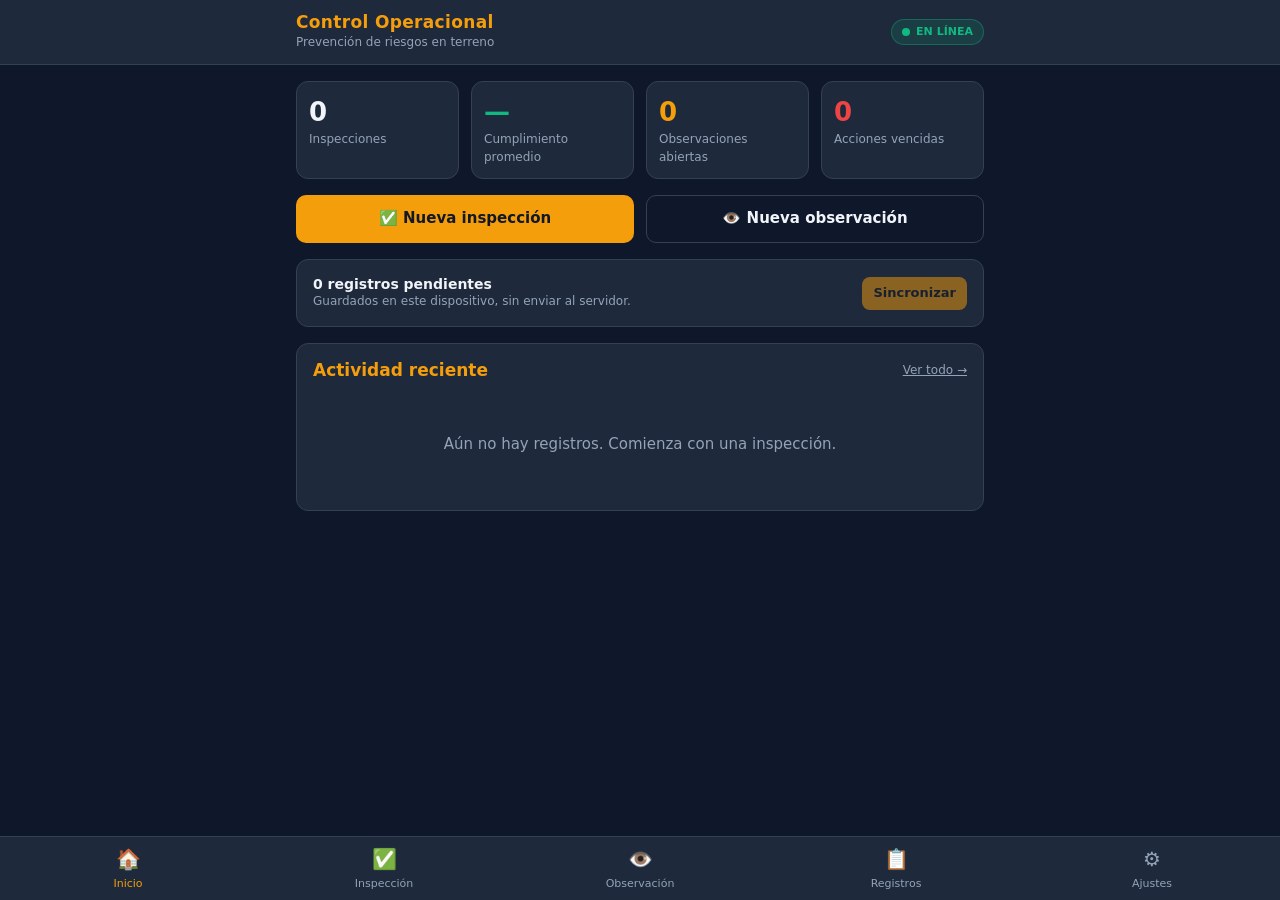
<file: control-operacional/index.html>
<!DOCTYPE html>
<html lang="es">
<head>
  <meta charset="UTF-8">
  <meta name="viewport" content="width=device-width, initial-scale=1.0, viewport-fit=cover">
  <meta name="theme-color" content="#0f172a">
  <title>Control Operacional Preventivo</title>
  <link rel="manifest" href="manifest.webmanifest">
  <link rel="icon" href="icon.svg" type="image/svg+xml">
  <link rel="apple-touch-icon" href="icon.svg">
  <link rel="stylesheet" href="styles.css">
</head>
<body>
  <header class="topbar">
    <div class="topbar-inner">
      <div>
        <h1>Control Operacional</h1>
        <p class="sub">Prevención de riesgos en terreno</p>
      </div>
      <div id="net-status" class="pill pill-ok"><span class="dot"></span><span id="net-text">EN LÍNEA</span></div>
    </div>
  </header>

  <main id="view" class="container"></main>

  <nav class="tabbar">
    <a href="#/inicio" data-route="inicio"><span>🏠</span>Inicio</a>
    <a href="#/inspeccion" data-route="inspeccion"><span>✅</span>Inspección</a>
    <a href="#/observacion" data-route="observacion"><span>👁️</span>Observación</a>
    <a href="#/registros" data-route="registros"><span>📋</span>Registros</a>
    <a href="#/ajustes" data-route="ajustes"><span>⚙️</span>Ajustes</a>
  </nav>

  <div id="toast" class="toast" hidden></div>

  <script src="templates.js"></script>
  <script src="db.js"></script>
  <script src="app.js"></script>
</body>
</html>
</file>
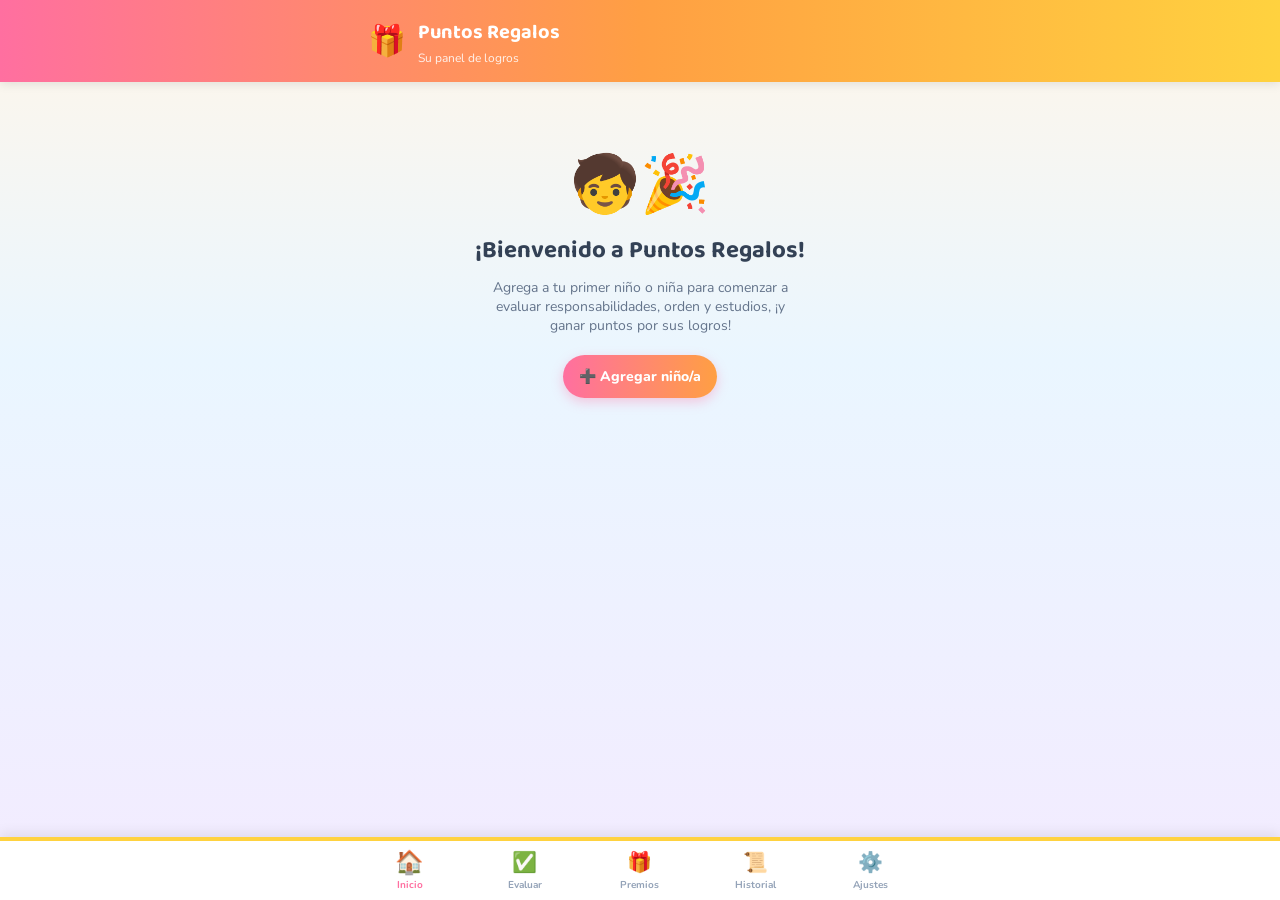
<file: puntos-regalos/index.html>
<!DOCTYPE html>
<html lang="es">
<head>
<meta charset="UTF-8">
<meta name="viewport" content="width=device-width, initial-scale=1.0, maximum-scale=1.0">
<title>Puntos Regalos</title>
<meta name="description" content="Los papás evalúan responsabilidades, orden y estudios de sus hijos y ganan Puntos Regalos canjeables por premios.">
<meta name="theme-color" content="#FF6FA0">
<link rel="icon" href="data:image/svg+xml,%3Csvg xmlns='http://www.w3.org/2000/svg' viewBox='0 0 100 100'%3E%3Ctext y='.9em' font-size='90'%3E%F0%9F%8E%81%3C/text%3E%3C/svg%3E">
<link rel="preconnect" href="https://fonts.googleapis.com">
<link rel="preconnect" href="https://fonts.gstatic.com" crossorigin>
<link href="https://fonts.googleapis.com/css2?family=Baloo+2:wght@600;700;800&family=Nunito:wght@400;600;700;800&display=swap" rel="stylesheet">
<style>
  /* La app es 100% autocontenida (sin CDN de terceros para su funcionamiento)
     para que funcione siempre igual, incluso sin conexión a internet. */
  *{ box-sizing:border-box; }
  html,body{ margin:0; padding:0; }
  body{
    font-family:'Nunito', -apple-system, 'Segoe UI', sans-serif;
    background:linear-gradient(180deg,#FFF6E9,#EAF6FF 40%,#F3EBFF);
    min-height:100vh; color:#334155; -webkit-font-smoothing:antialiased;
  }
  button, input, select, textarea{ font-family:inherit; }
  img{ max-width:100%; }

  .font-heading{ font-family:'Baloo 2', 'Nunito', sans-serif; }

  /* ---- estructura ---- */
  .container{ max-width:36rem; margin:0 auto; padding:0 1rem; }

  .app-header{
    position:sticky; top:0; z-index:40; color:#fff; padding:1rem 0;
    background:linear-gradient(90deg,#FF6FA0,#FF9F43,#FFD23F);
    box-shadow:0 2px 10px rgba(0,0,0,.10);
  }
  .app-header-inner{ display:flex; align-items:center; gap:.75rem; }
  .app-header .icon{ font-size:1.9rem; line-height:1; }
  .app-header h1{ margin:0; font-size:1.25rem; font-weight:700; }
  .app-header p{ margin:.15rem 0 0; font-size:.75rem; color:rgba(255,255,255,.88); }

  .app-main{ max-width:36rem; margin:0 auto; padding:0 1rem 6.5rem; }

  .app-nav{
    position:fixed; left:0; right:0; bottom:0; z-index:40; background:#fff;
    border-top:4px solid #FFD23F; box-shadow:0 -4px 12px rgba(0,0,0,.08);
  }
  .app-nav-inner{ display:grid; grid-template-columns:repeat(5,1fr); max-width:36rem; margin:0 auto; }
  .nav-btn{
    display:flex; flex-direction:column; align-items:center; justify-content:center;
    gap:2px; padding:.5rem 0; background:none; border:none; color:#94a3b8; cursor:pointer;
  }
  .nav-btn .icon{ font-size:1.25rem; transition:transform .15s ease; display:block; }
  .nav-btn.active{ color:#FF6FA0; }
  .nav-btn.active .icon{ transform:scale(1.15); }
  .nav-btn .label{ font-size:10px; font-weight:700; }

  /* ---- utilidades de layout ---- */
  .stack{ display:flex; flex-direction:column; gap:1rem; padding-top:1rem; }
  .row{ display:flex; align-items:center; gap:.5rem; }
  .row-between{ display:flex; align-items:center; justify-content:space-between; gap:.5rem; }
  .scroll-row{ display:flex; gap:.5rem; overflow-x:auto; padding-bottom:.25rem; }
  .grow{ flex:1 1 auto; min-width:0; }

  /* ---- tarjetas ---- */
  .card{ background:#fff; border-radius:1.25rem; box-shadow:0 1px 4px rgba(0,0,0,.07); padding:1rem; }
  .section h2{ margin:0 0 .5rem; font-weight:700; color:#334155; font-size:1rem; display:flex; align-items:center; gap:.5rem; }

  /* ---- botones ---- */
  .btn-primary, .btn-secondary{
    display:inline-flex; align-items:center; justify-content:center; gap:.25rem;
    font-weight:800; padding:.75rem 1rem; border-radius:999px; border:none; cursor:pointer;
    transition:transform .15s ease; font-size:.875rem;
  }
  .btn-primary{ background:linear-gradient(90deg,#FF6FA0,#FF9F43); color:#fff; box-shadow:0 4px 12px rgba(255,111,160,.35); }
  .btn-secondary{ background:#EAF6FF; color:#2E86C1; border:2px solid #BFE3FF; }
  .btn-primary:active, .btn-secondary:active{ transform:scale(.96); }
  .btn-block{ width:100%; }
  .btn-row > *{ flex:1; }

  /* ---- chips selector de niños ---- */
  .chip{
    flex:0 0 auto; display:flex; flex-direction:column; align-items:center; gap:2px;
    padding:.5rem .8rem; border-radius:1rem; border:2px solid transparent; background:#F8FAFC; cursor:pointer;
  }
  .chip .emoji{ font-size:1.5rem; }
  .chip .name{ font-size:11px; font-weight:700; color:#475569; max-width:5.5rem; overflow:hidden; text-overflow:ellipsis; white-space:nowrap; }
  .chip.active{ border-color:#FF6FA0; background:rgba(255,111,160,.10); }

  /* ---- tarjeta de niño (inicio) ---- */
  .child-card{ background:#fff; border-radius:1.5rem; box-shadow:0 4px 12px rgba(0,0,0,.08); padding:1.25rem; border:4px solid var(--accent,#FF6FA0); }
  .child-head{ display:flex; align-items:center; gap:.75rem; }
  .child-avatar{ width:3.5rem; height:3.5rem; border-radius:999px; display:flex; align-items:center; justify-content:center; font-size:1.75rem; flex:0 0 auto; }
  .child-name{ font-size:1.15rem; font-weight:700; color:#1e293b; margin:0; white-space:nowrap; overflow:hidden; text-overflow:ellipsis; }
  .child-level{ font-size:.75rem; color:#64748B; margin:.15rem 0 0; }
  .child-points{ text-align:right; flex:0 0 auto; }
  .child-points .value{ font-size:1.5rem; font-weight:800; line-height:1; }
  .child-points .label{ font-size:10px; color:#94A3B8; }
  .progress-track{ margin-top:.75rem; height:.65rem; border-radius:999px; background:#F1F5F9; overflow:hidden; }
  .progress-fill{ height:100%; border-radius:999px; transition:width .3s ease; }

  /* ---- evaluar ---- */
  .field-label{ font-size:.75rem; font-weight:700; color:#64748B; display:block; margin-bottom:.4rem; }
  .input, .select, .textarea{ width:100%; border:2px solid #E2E8F0; border-radius:.75rem; padding:.6rem .75rem; font-size:.875rem; color:#334155; background:#fff; }
  .input-inline{ width:auto; }
  .textarea{ resize:none; }

  .category-card{ background:#fff; border-radius:1.25rem; box-shadow:0 1px 4px rgba(0,0,0,.07); padding:1rem; border-left:8px solid var(--accent); }
  .category-title{ margin:0 0 .6rem; font-weight:700; color:#334155; display:flex; align-items:center; gap:.5rem; }
  .check-list{ display:flex; flex-direction:column; gap:.5rem; }
  .check-item{
    display:flex; align-items:center; gap:.6rem; width:100%; text-align:left;
    padding:.55rem .75rem; border-radius:.75rem; border:2px solid #F1F5F9; background:#F8FAFC;
    cursor:pointer; font-size:.875rem; color:#475569;
  }
  .check-item .box{ font-size:1.1rem; flex:0 0 auto; }
  .check-item.checked{ background:#ECFDF5; border-color:#6EE7B7; }
  .check-item.checked .label{ color:#047857; font-weight:700; }

  .bonus-row{ display:flex; align-items:center; justify-content:center; gap:1rem; }
  .bonus-btn{ width:2.5rem; height:2.5rem; border-radius:999px; border:none; font-weight:800; font-size:1.05rem; cursor:pointer; }
  .bonus-btn.minus{ background:#FEE2E2; color:#EF4444; }
  .bonus-btn.plus{ background:#D1FAE5; color:#10B981; }
  .bonus-display{ font-weight:800; font-size:1.1rem; width:3.5rem; text-align:center; color:#94A3B8; }
  .bonus-display.pos{ color:#10B981; }
  .bonus-display.neg{ color:#EF4444; }

  .total-bar{ background:#fff; border-radius:1.25rem; box-shadow:0 4px 12px rgba(0,0,0,.08); padding:1rem; border:2px solid #FFD23F; display:flex; align-items:center; justify-content:space-between; gap:.75rem; }
  .total-label{ font-size:10px; font-weight:800; color:#94A3B8; margin:0; }
  .total-value{ font-size:1.5rem; font-weight:800; color:#FF6FA0; margin:0; }

  /* ---- premios ---- */
  .balance-banner{ background:linear-gradient(90deg,#FFD23F,#FF9F43); border-radius:1.25rem; padding:1rem; text-align:center; box-shadow:0 4px 12px rgba(0,0,0,.08); color:#fff; }
  .balance-banner .label{ font-size:.7rem; font-weight:800; color:rgba(255,255,255,.92); margin:0; }
  .balance-banner .value{ font-size:1.75rem; font-weight:800; margin:.1rem 0 0; }

  .rewards-grid{ display:grid; grid-template-columns:1fr 1fr; gap:.75rem; }
  .reward-card{ background:#fff; border-radius:1.25rem; box-shadow:0 1px 4px rgba(0,0,0,.07); padding:.85rem; display:flex; flex-direction:column; align-items:center; text-align:center; gap:.25rem; }
  .reward-card.disabled{ opacity:.6; }
  .reward-card .emoji{ font-size:1.85rem; }
  .reward-card .name{ font-size:.75rem; font-weight:700; color:#334155; line-height:1.25; min-height:2.2em; }
  .reward-card .cost{ font-size:.7rem; font-weight:800; color:#FF9F43; }
  .reward-btn{ margin-top:.25rem; width:100%; font-size:.7rem; font-weight:800; padding:.45rem 0; border-radius:999px; border:none; cursor:pointer; }
  .reward-btn.can{ background:#10B981; color:#fff; }
  .reward-btn.cannot{ background:#F1F5F9; color:#94A3B8; cursor:not-allowed; }

  /* ---- historial ---- */
  .history-item{ background:#fff; border-radius:1.25rem; box-shadow:0 1px 4px rgba(0,0,0,.07); padding:1rem; }
  .history-name{ font-size:.875rem; font-weight:700; color:#334155; margin:0; }
  .history-date{ font-size:11px; color:#94A3B8; margin:0; }
  .history-points{ font-weight:800; font-size:1rem; }
  .history-points.pos{ color:#10B981; }
  .history-points.neg{ color:#FF6FA0; }
  .icon-btn{ background:none; border:none; font-size:1.1rem; color:#CBD5E1; cursor:pointer; padding:.25rem; }
  .icon-btn:hover{ color:#F87171; }
  .history-tags{ margin-top:.6rem; display:flex; flex-wrap:wrap; gap:.3rem; }
  .tag-badge{ font-size:10px; font-weight:800; padding:.2rem .55rem; border-radius:999px; }
  .history-note{ margin:.6rem 0 0; font-size:.75rem; color:#64748B; font-style:italic; }

  /* ---- ajustes ---- */
  .list-row{ display:flex; align-items:center; justify-content:space-between; background:#F8FAFC; border-radius:.75rem; padding:.5rem .75rem; margin-bottom:.5rem; }
  .list-row:last-child{ margin-bottom:0; }
  .muted{ font-size:.8rem; color:#94A3B8; }
  .form-divider{ border-top:1px solid #F1F5F9; margin-top:.85rem; padding-top:.85rem; display:flex; flex-direction:column; gap:.5rem; }
  .picker-row{ display:flex; flex-wrap:wrap; gap:.5rem; }
  .picker-label{ font-size:11px; font-weight:800; color:#94A3B8; margin:0 0 .3rem; }
  .danger-btn{ width:100%; font-size:.875rem; font-weight:700; color:#EF4444; border:2px solid #FECACA; border-radius:.75rem; padding:.55rem 0; background:#fff; cursor:pointer; }

  .avatar-btn{
    font-size:20px; width:40px; height:40px; display:flex; align-items:center; justify-content:center;
    border-radius:12px; background:#F3F4F6; border:2px solid transparent; cursor:pointer;
  }
  .avatar-btn.selected{ border-color:#FF6FA0; background:#FFE7EF; }
  .color-btn{ width:28px; height:28px; border-radius:999px; border:3px solid transparent; cursor:pointer; }
  .color-btn.selected{ border-color:#2D2D3A; }

  /* ---- estado vacío ---- */
  .empty-state{ padding:4rem 0; text-align:center; }
  .empty-state .emoji{ font-size:3.5rem; }
  .empty-state h2{ font-weight:700; color:#334155; margin:.5rem 0; }
  .empty-state p{ font-size:.875rem; color:#64748B; max-width:20rem; margin:.5rem auto 1.25rem; }

  /* ---- efectos ---- */
  @keyframes fall {
    0%   { transform: translateY(-10vh) rotate(0deg);   opacity: 1; }
    100% { transform: translateY(110vh) rotate(360deg); opacity: 0; }
  }
  .confetti-piece{ position:fixed; top:-40px; animation-name:fall; animation-timing-function:ease-in; }

  .toast-msg{
    position:fixed; left:50%; bottom:88px; transform:translate(-50%,20px);
    background:#2D2D3A; color:#fff; padding:10px 18px; border-radius:999px;
    font-weight:700; font-size:13px; opacity:0; transition:all .3s ease; z-index:110;
    max-width:88vw; text-align:center;
  }
  .toast-msg.show{ opacity:1; transform:translate(-50%,0); }

  ::-webkit-scrollbar{ height:6px; width:6px; }
  ::-webkit-scrollbar-thumb{ background:#FFD1E1; border-radius:999px; }
</style>
</head>
<body>
  <div id="app"></div>

  <script>
    // ---------- Constantes ----------
    const STORAGE_KEY = 'puntosRegalosData_v1';
    const AVATAR_OPTIONS = ['🦄','🐯','🐶','🐱','🦁','🐸','🐵','🐰','🦊','🐼','🐻','🦋','🐬','🦖','👦','👧'];
    const COLOR_OPTIONS = ['#FF6FA0','#FF9F43','#FFD23F','#6FCF97','#3DB2FF','#A66DD4','#FF6B6B','#2EC4B6'];
    const REWARD_ICON_OPTIONS = ['🍦','🎮','🍕','🎬','🎡','🧸','🍫','⚽','🎨','📱','🚲','🎁','🎳','🍿','🌟','📖'];

    const NAV_ITEMS = [
      { key:'inicio',    label:'Inicio',    icon:'🏠' },
      { key:'evaluar',   label:'Evaluar',   icon:'✅' },
      { key:'premios',   label:'Premios',   icon:'🎁' },
      { key:'historial', label:'Historial', icon:'📜' },
      { key:'ajustes',   label:'Ajustes',   icon:'⚙️' },
    ];

    const TAB_SUBTITLES = {
      inicio: 'Su panel de logros',
      evaluar: 'Registra su desempeño de hoy',
      premios: 'Canjea puntos por premios',
      historial: 'Todo lo que han logrado',
      ajustes: 'Administra niños, premios y puntaje'
    };

    // ---------- Utilidades ----------
    function uid(){ return 'id-' + Date.now().toString(36) + '-' + Math.random().toString(36).slice(2,8); }
    function todayStr(){ const d = new Date(); return d.toISOString().slice(0,10); }
    function escapeHtml(str){
      return String(str).replace(/[&<>"']/g, ch => ({'&':'&amp;','<':'&lt;','>':'&gt;','"':'&quot;',"'":'&#39;'}[ch]));
    }
    function formatDate(iso){
      const [y,m,d] = iso.split('-').map(Number);
      const date = new Date(y, (m||1)-1, d||1);
      return date.toLocaleDateString('es-ES', { day:'numeric', month:'short', year:'numeric' });
    }

    // ---------- Estado por defecto ----------
    function defaultState(){
      return {
        version: 1,
        children: [],
        evaluations: [],
        rewards: [
          { id: uid(), name: 'Helado especial',               icon: '🍦', cost: 20 },
          { id: uid(), name: '30 min extra de pantalla',      icon: '🎮', cost: 30 },
          { id: uid(), name: 'Elegir la cena de hoy',         icon: '🍕', cost: 25 },
          { id: uid(), name: 'Noche de película en familia',  icon: '🎬', cost: 40 },
          { id: uid(), name: 'Salida al parque',              icon: '🎡', cost: 60 },
          { id: uid(), name: 'Juguete sorpresa',              icon: '🧸', cost: 100 },
        ],
        redemptions: [],
        settings: {
          pointsPerItem: 5,
          categories: [
            { key:'responsabilidades', name:'Responsabilidades', icon:'🧺', color:'#FF9F43',
              items: [
                'Hizo su cama',
                'Recogió sus juguetes y útiles',
                'Ayudó en una tarea del hogar',
                'Fue amable y respetuoso con la familia',
                'Siguió las instrucciones a la primera'
              ]
            },
            { key:'habitacion', name:'Orden y Aseo de su Habitación', icon:'🛏️', color:'#3DB2FF',
              items: [
                'Ropa guardada en su lugar',
                'Piso limpio y despejado',
                'Escritorio o mesa ordenado',
                'Cama bien tendida',
                'Basura y desorden recogidos'
              ]
            },
            { key:'estudios', name:'Estudios', icon:'📚', color:'#A66DD4',
              items: [
                'Hizo la tarea sin que se lo recordaran',
                'Leyó al menos 15-20 minutos',
                'Buena atención y comportamiento en clases',
                'Entregó tareas o trabajos a tiempo',
                'Estudió o repasó contenidos'
              ]
            }
          ],
          levels: [
            { min:0,    name:'Explorador',      icon:'🐣' },
            { min:100,  name:'Aventurero',       icon:'🚀' },
            { min:250,  name:'Campeón',          icon:'🏆' },
            { min:500,  name:'Súper Estrella',   icon:'🌟' },
            { min:1000, name:'Leyenda',          icon:'👑' }
          ]
        }
      };
    }

    function loadState(){
      try{
        const raw = localStorage.getItem(STORAGE_KEY);
        if(!raw) return defaultState();
        const parsed = JSON.parse(raw);
        const def = defaultState();
        return {
          version: 1,
          children: Array.isArray(parsed.children) ? parsed.children : [],
          evaluations: Array.isArray(parsed.evaluations) ? parsed.evaluations : [],
          rewards: Array.isArray(parsed.rewards) ? parsed.rewards : def.rewards,
          redemptions: Array.isArray(parsed.redemptions) ? parsed.redemptions : [],
          settings: {
            pointsPerItem: (parsed.settings && parsed.settings.pointsPerItem) || def.settings.pointsPerItem,
            categories: (parsed.settings && parsed.settings.categories) || def.settings.categories,
            levels: (parsed.settings && parsed.settings.levels) || def.settings.levels,
          }
        };
      }catch(e){
        console.error('No se pudieron leer los datos guardados, se usarán valores por defecto.', e);
        return defaultState();
      }
    }

    function save(){ localStorage.setItem(STORAGE_KEY, JSON.stringify(state)); }

    // ---------- Estado global ----------
    let state = loadState();
    let ui = {
      tab: 'inicio',
      evalChildId: null,
      evalDate: todayStr(),
      evalChecks: {},
      evalBonus: 0,
      premiosChildId: null,
      historialChildId: 'todos',
      newChildAvatar: AVATAR_OPTIONS[0],
      newChildColor: COLOR_OPTIONS[0],
      newRewardIcon: REWARD_ICON_OPTIONS[0],
    };

    // ---------- Cálculos derivados ----------
    function getChild(id){ return state.children.find(c => c.id === id); }
    function pointsEarned(childId){
      return state.evaluations.filter(e => e.childId === childId).reduce((s,e) => s + e.totalPoints, 0);
    }
    function pointsSpent(childId){
      return state.redemptions.filter(r => r.childId === childId).reduce((s,r) => s + r.cost, 0);
    }
    function balanceOf(childId){ return pointsEarned(childId) - pointsSpent(childId); }
    function getLevel(totalEarned){
      const levels = state.settings.levels;
      let current = levels[0];
      for(const lvl of levels){ if(totalEarned >= lvl.min) current = lvl; }
      const idx = levels.indexOf(current);
      const next = levels[idx+1] || null;
      let pct = 100;
      if(next){ pct = Math.max(0, Math.min(100, Math.round((totalEarned-current.min)/(next.min-current.min)*100))); }
      return { current, next, pct };
    }

    // ---------- Navegación ----------
    function setTab(t){
      ui.tab = t;
      if(t === 'evaluar' && !ui.evalChildId) resetEvalForm();
      render();
      window.scrollTo(0,0);
    }
    function goEvaluate(childId){ ui.tab = 'evaluar'; resetEvalForm(childId); render(); window.scrollTo(0,0); }
    function goPremios(childId){ ui.tab = 'premios'; ui.premiosChildId = childId; render(); window.scrollTo(0,0); }

    // ---------- Render principal ----------
    function render(){
      const app = document.getElementById('app');
      const tabRenderers = {
        inicio: renderInicio,
        evaluar: renderEvaluar,
        premios: renderPremios,
        historial: renderHistorial,
        ajustes: renderAjustes,
      };
      app.innerHTML = `
        ${renderHeader()}
        <main class="app-main">
          ${tabRenderers[ui.tab] ? tabRenderers[ui.tab]() : renderInicio()}
        </main>
        ${renderNav()}
      `;
    }

    function renderHeader(){
      return `
      <header class="app-header">
        <div class="container app-header-inner">
          <div class="icon">🎁</div>
          <div>
            <h1 class="font-heading">Puntos Regalos</h1>
            <p>${TAB_SUBTITLES[ui.tab] || ''}</p>
          </div>
        </div>
      </header>`;
    }

    function renderNav(){
      return `
      <nav class="app-nav">
        <div class="app-nav-inner">
          ${NAV_ITEMS.map(it => `
            <button onclick="setTab('${it.key}')" class="nav-btn ${ui.tab===it.key ? 'active' : ''}">
              <span class="icon">${it.icon}</span>
              <span class="label">${it.label}</span>
            </button>
          `).join('')}
        </div>
      </nav>`;
    }

    // ---------- Estado vacío ----------
    function emptyStateNoChildren(){
      return `
      <div class="empty-state">
        <div class="emoji">🧒🎉</div>
        <h2 class="font-heading">¡Bienvenido a Puntos Regalos!</h2>
        <p>Agrega a tu primer niño o niña para comenzar a evaluar responsabilidades, orden y estudios, ¡y ganar puntos por sus logros!</p>
        <button onclick="setTab('ajustes')" class="btn-primary">➕ Agregar niño/a</button>
      </div>`;
    }

    // ---------- Tab: Inicio ----------
    function renderInicio(){
      if(state.children.length === 0) return emptyStateNoChildren();
      return `<div class="stack">${state.children.map(childCard).join('')}</div>`;
    }

    function childCard(c){
      const earned = pointsEarned(c.id);
      const bal = balanceOf(c.id);
      const { current, next, pct } = getLevel(earned);
      return `
      <div class="child-card" style="--accent:${c.color}">
        <div class="child-head">
          <div class="child-avatar" style="background:${c.color}33">${c.avatar}</div>
          <div class="grow">
            <p class="child-name font-heading">${escapeHtml(c.name)}</p>
            <p class="child-level">${current.icon} ${current.name}${next ? ` · faltan ${next.min-earned} pts para ${next.name} ${next.icon}` : ' · ¡Nivel máximo!'}</p>
          </div>
          <div class="child-points">
            <p class="value font-heading" style="color:${c.color}">${bal}</p>
            <p class="label">disponibles</p>
          </div>
        </div>
        <div class="progress-track"><div class="progress-fill" style="width:${pct}%;background:${c.color}"></div></div>
        <div class="row btn-row" style="margin-top:1rem">
          <button onclick="goEvaluate('${c.id}')" class="btn-primary">✅ Evaluar</button>
          <button onclick="goPremios('${c.id}')" class="btn-secondary">🎁 Premios</button>
        </div>
      </div>`;
    }

    // ---------- Tab: Evaluar ----------
    function resetEvalForm(childId){
      ui.evalChildId = childId || (state.children[0] && state.children[0].id) || null;
      ui.evalDate = todayStr();
      ui.evalBonus = 0;
      ui.evalChecks = {};
      state.settings.categories.forEach(cat => { ui.evalChecks[cat.key] = {}; });
    }

    function computeEvalTotal(){
      const perItem = state.settings.pointsPerItem;
      const checkedCount = Object.values(ui.evalChecks).reduce((s,cat) => s + Object.values(cat).filter(Boolean).length, 0);
      return checkedCount*perItem + ui.evalBonus;
    }

    function renderEvaluar(){
      if(state.children.length === 0) return emptyStateNoChildren();
      if(!ui.evalChildId) resetEvalForm();
      const total = computeEvalTotal();

      return `
        <div class="stack">
          <div class="scroll-row">
            ${state.children.map(c => `
              <button onclick="selectEvalChild('${c.id}')" class="chip ${c.id===ui.evalChildId ? 'active' : ''}">
                <span class="emoji">${c.avatar}</span>
                <span class="name">${escapeHtml(c.name)}</span>
              </button>
            `).join('')}
          </div>

          <div class="card row-between">
            <label class="field-label" style="margin:0">📅 Fecha</label>
            <input type="date" id="eval-date" value="${ui.evalDate}" onchange="ui.evalDate=this.value" class="input input-inline">
          </div>

          ${state.settings.categories.map(renderCategoryCard).join('')}

          <div class="card">
            <label class="field-label" style="text-align:center">⭐ Puntos extra (bono o descuento)</label>
            <div class="bonus-row">
              <button onclick="adjustBonus(-5)" class="bonus-btn minus">−5</button>
              <span id="bonus-display" class="bonus-display ${ui.evalBonus>0?'pos':ui.evalBonus<0?'neg':''}">${ui.evalBonus>0?'+':''}${ui.evalBonus}</span>
              <button onclick="adjustBonus(5)" class="bonus-btn plus">+5</button>
            </div>
          </div>

          <div class="card">
            <label class="field-label">📝 Observación (opcional)</label>
            <textarea id="eval-note" rows="2" placeholder="Ej: ¡Hoy se esforzó mucho en matemáticas!" class="textarea"></textarea>
          </div>

          <div class="total-bar">
            <div>
              <p class="total-label">TOTAL A GANAR</p>
              <p id="total-display" class="total-value font-heading">${total} pts</p>
            </div>
            <button onclick="submitEvaluation()" class="btn-primary">🚀 Guardar evaluación</button>
          </div>
        </div>
      `;
    }

    function renderCategoryCard(cat){
      const checks = ui.evalChecks[cat.key] || {};
      return `
      <div class="category-card" style="--accent:${cat.color}">
        <h3 class="category-title font-heading"><span>${cat.icon}</span> ${cat.name}</h3>
        <div class="check-list">
          ${cat.items.map((item, idx) => {
            const isChecked = !!checks[idx];
            return `
            <button type="button" onclick="toggleEvalItem('${cat.key}',${idx},this)" class="check-item ${isChecked ? 'checked' : ''}">
              <span class="box">${isChecked ? '✅' : '⬜'}</span>
              <span class="label">${escapeHtml(item)}</span>
            </button>`;
          }).join('')}
        </div>
      </div>`;
    }

    function selectEvalChild(id){ resetEvalForm(id); render(); }

    function toggleEvalItem(catKey, idx, btnEl){
      if(!ui.evalChecks[catKey]) ui.evalChecks[catKey] = {};
      ui.evalChecks[catKey][idx] = !ui.evalChecks[catKey][idx];
      const checked = ui.evalChecks[catKey][idx];
      btnEl.classList.toggle('checked', checked);
      btnEl.querySelector('.box').textContent = checked ? '✅' : '⬜';
      updateEvalTotalDisplay();
    }

    function updateEvalTotalDisplay(){
      const el = document.getElementById('total-display');
      if(el) el.textContent = computeEvalTotal() + ' pts';
    }

    function adjustBonus(delta){
      const nv = ui.evalBonus + delta;
      if(nv < -20 || nv > 20) return;
      ui.evalBonus = nv;
      const el = document.getElementById('bonus-display');
      if(el){
        el.textContent = (ui.evalBonus>0?'+':'') + ui.evalBonus;
        el.classList.toggle('pos', ui.evalBonus>0);
        el.classList.toggle('neg', ui.evalBonus<0);
      }
      updateEvalTotalDisplay();
    }

    function submitEvaluation(){
      if(!ui.evalChildId){ alert('Selecciona un niño o niña primero.'); return; }
      const noteEl = document.getElementById('eval-note');
      const note = noteEl ? noteEl.value.trim() : '';
      const perItem = state.settings.pointsPerItem;
      const categoriesResult = {};
      state.settings.categories.forEach(cat => {
        const checks = ui.evalChecks[cat.key] || {};
        const checkedItems = cat.items.filter((_,idx) => checks[idx]);
        categoriesResult[cat.key] = {
          checkedItems,
          points: checkedItems.length*perItem,
          maxPoints: cat.items.length*perItem
        };
      });
      const total = computeEvalTotal();
      const child = getChild(ui.evalChildId);
      state.evaluations.push({
        id: uid(),
        childId: ui.evalChildId,
        date: ui.evalDate,
        categories: categoriesResult,
        bonus: ui.evalBonus,
        totalPoints: total,
        note,
        createdAt: new Date().toISOString()
      });
      save();
      celebrate();
      showToast(`¡${child.name} ganó ${total} puntos! 🎉`);
      resetEvalForm(ui.evalChildId);
      render();
      window.scrollTo(0,0);
    }

    // ---------- Tab: Premios ----------
    function renderPremios(){
      if(state.children.length === 0) return emptyStateNoChildren();
      if(!ui.premiosChildId) ui.premiosChildId = state.children[0].id;
      const child = getChild(ui.premiosChildId);
      const bal = balanceOf(child.id);
      return `
      <div class="stack">
        <div class="scroll-row">
          ${state.children.map(c => `
            <button onclick="selectPremiosChild('${c.id}')" class="chip ${c.id===ui.premiosChildId ? 'active' : ''}">
              <span class="emoji">${c.avatar}</span>
              <span class="name">${escapeHtml(c.name)}</span>
            </button>
          `).join('')}
        </div>

        <div class="balance-banner">
          <p class="label">PUNTOS DISPONIBLES DE ${escapeHtml(child.name.toUpperCase())}</p>
          <p class="value font-heading">${bal} 🌟</p>
        </div>

        ${state.rewards.length === 0
          ? `<p class="muted" style="text-align:center;padding:2rem 0">Aún no hay premios. Agrega algunos en Ajustes ⚙️</p>`
          : `<div class="rewards-grid">${state.rewards.map(r => rewardCard(r, bal)).join('')}</div>`}
      </div>`;
    }

    function rewardCard(r, bal){
      const canAfford = bal >= r.cost;
      return `
      <div class="reward-card ${canAfford ? '' : 'disabled'}">
        <span class="emoji">${r.icon}</span>
        <p class="name">${escapeHtml(r.name)}</p>
        <p class="cost">${r.cost} pts</p>
        <button ${canAfford ? `onclick="redeemReward('${r.id}')"` : 'disabled'} class="reward-btn ${canAfford ? 'can' : 'cannot'}">
          ${canAfford ? 'Canjear 🎉' : 'Faltan ' + (r.cost - bal) + ' pts'}
        </button>
      </div>`;
    }

    function selectPremiosChild(id){ ui.premiosChildId = id; render(); }

    function redeemReward(rewardId){
      const reward = state.rewards.find(r => r.id === rewardId);
      const child = getChild(ui.premiosChildId);
      if(!reward || !child) return;
      const bal = balanceOf(child.id);
      if(bal < reward.cost){ alert('Aún no tiene suficientes puntos para este premio.'); return; }
      if(!confirm(`¿Canjear "${reward.name}" por ${reward.cost} puntos?`)) return;
      state.redemptions.push({
        id: uid(), childId: child.id, rewardId: reward.id, rewardName: reward.name, rewardIcon: reward.icon,
        cost: reward.cost, date: todayStr(), createdAt: new Date().toISOString()
      });
      save();
      celebrate();
      showToast(`¡${child.name} canjeó ${reward.icon} ${reward.name}!`);
      render();
    }

    // ---------- Tab: Historial ----------
    function renderHistorial(){
      if(state.children.length === 0) return emptyStateNoChildren();
      const filterId = ui.historialChildId;
      const evals = state.evaluations.filter(e => filterId==='todos' || e.childId===filterId).map(e => ({...e, kind:'eval'}));
      const reds = state.redemptions.filter(r => filterId==='todos' || r.childId===filterId).map(r => ({...r, kind:'redeem'}));
      const items = [...evals, ...reds].sort((a,b) => new Date(b.createdAt) - new Date(a.createdAt));

      return `
      <div class="stack">
        <select onchange="setHistorialFilter(this.value)" class="select">
          <option value="todos" ${filterId==='todos'?'selected':''}>👨‍👩‍👧‍👦 Todos</option>
          ${state.children.map(c => `<option value="${c.id}" ${filterId===c.id?'selected':''}>${c.avatar} ${escapeHtml(c.name)}</option>`).join('')}
        </select>

        ${items.length === 0
          ? `<p class="muted" style="text-align:center;padding:3rem 0">Aún no hay registros. ¡Evalúa a un niño para comenzar! ✨</p>`
          : items.map(historyRow).join('')}
      </div>`;
    }

    function historyRow(item){
      const child = getChild(item.childId);
      if(!child) return '';
      const dateStr = formatDate(item.date);
      if(item.kind === 'eval'){
        return `
        <div class="history-item">
          <div class="row-between">
            <div class="row">
              <span style="font-size:1.25rem">${child.avatar}</span>
              <div>
                <p class="history-name">${escapeHtml(child.name)}</p>
                <p class="history-date">${dateStr}</p>
              </div>
            </div>
            <div class="row">
              <span class="history-points pos">+${item.totalPoints} pts</span>
              <button onclick="deleteEvaluation('${item.id}')" class="icon-btn">🗑️</button>
            </div>
          </div>
          <div class="history-tags">
            ${Object.entries(item.categories).map(([key,val]) => {
              const cat = state.settings.categories.find(c => c.key===key);
              if(!cat) return '';
              return `<span class="tag-badge" style="background:${cat.color}22;color:${cat.color}">${cat.icon} ${val.points}/${val.maxPoints}</span>`;
            }).join('')}
            ${item.bonus ? `<span class="tag-badge" style="background:${item.bonus>0?'#ECFDF5':'#FEF2F2'};color:${item.bonus>0?'#059669':'#EF4444'}">⭐ ${item.bonus>0?'+':''}${item.bonus}</span>` : ''}
          </div>
          ${item.note ? `<p class="history-note">"${escapeHtml(item.note)}"</p>` : ''}
        </div>`;
      }
      return `
      <div class="history-item row-between">
        <div class="row">
          <span style="font-size:1.25rem">${child.avatar}</span>
          <div>
            <p class="history-name">${escapeHtml(child.name)} canjeó ${item.rewardIcon} ${escapeHtml(item.rewardName)}</p>
            <p class="history-date">${dateStr}</p>
          </div>
        </div>
        <div class="row">
          <span class="history-points neg">-${item.cost} pts</span>
          <button onclick="deleteRedemption('${item.id}')" class="icon-btn">🗑️</button>
        </div>
      </div>`;
    }

    function setHistorialFilter(v){ ui.historialChildId = v; render(); }

    function deleteEvaluation(id){
      if(!confirm('¿Eliminar esta evaluación? Se restarán los puntos ganados.')) return;
      state.evaluations = state.evaluations.filter(e => e.id !== id);
      save(); render();
    }
    function deleteRedemption(id){
      if(!confirm('¿Eliminar este canje? Se devolverán los puntos.')) return;
      state.redemptions = state.redemptions.filter(r => r.id !== id);
      save(); render();
    }

    // ---------- Tab: Ajustes ----------
    function renderAjustes(){
      return `
      <div class="stack">

        <section class="card section">
          <h2>👨‍👩‍👧 Niños y niñas</h2>
          ${state.children.length === 0 ? '<p class="muted">Aún no hay niños agregados.</p>' : `
            <div>
              ${state.children.map(c => `
                <div class="list-row">
                  <div class="row"><span style="font-size:1.25rem">${c.avatar}</span><span style="font-weight:700;font-size:.875rem">${escapeHtml(c.name)}</span></div>
                  <button onclick="removeChild('${c.id}')" class="icon-btn">🗑️</button>
                </div>
              `).join('')}
            </div>
          `}
          <div class="form-divider">
            <input id="new-child-name" type="text" placeholder="Nombre del niño o niña" maxlength="30" class="input">
            <div>
              <p class="picker-label">Avatar</p>
              <div id="avatar-picker" class="picker-row">
                ${AVATAR_OPTIONS.map(a => `<button type="button" onclick="pickAvatar(this,'${a}')" class="avatar-btn ${ui.newChildAvatar===a?'selected':''}">${a}</button>`).join('')}
              </div>
            </div>
            <div>
              <p class="picker-label">Color</p>
              <div id="color-picker" class="picker-row">
                ${COLOR_OPTIONS.map(col => `<button type="button" onclick="pickColor(this,'${col}')" style="background:${col}" class="color-btn ${ui.newChildColor===col?'selected':''}"></button>`).join('')}
              </div>
            </div>
            <button onclick="addChild()" class="btn-primary btn-block">➕ Agregar niño/a</button>
          </div>
        </section>

        <section class="card section">
          <h2>🎁 Premios disponibles</h2>
          ${state.rewards.length === 0 ? '<p class="muted">Aún no hay premios.</p>' : `
            <div>
              ${state.rewards.map(r => `
                <div class="list-row">
                  <div class="row">
                    <span style="font-size:1.25rem">${r.icon}</span>
                    <span style="font-weight:700;font-size:.875rem">${escapeHtml(r.name)}</span>
                    <span style="font-size:.75rem;color:#FF9F43;font-weight:800">${r.cost} pts</span>
                  </div>
                  <button onclick="removeReward('${r.id}')" class="icon-btn">🗑️</button>
                </div>
              `).join('')}
            </div>
          `}
          <div class="form-divider">
            <input id="new-reward-name" type="text" placeholder="Nombre del premio" maxlength="40" class="input">
            <input id="new-reward-cost" type="number" min="1" step="1" placeholder="Costo en puntos" class="input">
            <div>
              <p class="picker-label">Ícono</p>
              <div id="reward-icon-picker" class="picker-row">
                ${REWARD_ICON_OPTIONS.map(ic => `<button type="button" onclick="pickRewardIcon(this,'${ic}')" class="avatar-btn ${ui.newRewardIcon===ic?'selected':''}">${ic}</button>`).join('')}
              </div>
            </div>
            <button onclick="addReward()" class="btn-secondary btn-block">➕ Agregar premio</button>
          </div>
        </section>

        <section class="card section">
          <h2>⚙️ Puntaje</h2>
          <label class="field-label">Puntos por cada ítem cumplido</label>
          <div class="row">
            <input id="points-per-item" type="number" min="1" step="1" value="${state.settings.pointsPerItem}" class="input grow">
            <button onclick="savePointsPerItem()" class="btn-secondary">Guardar</button>
          </div>
        </section>

        <section class="card section">
          <h2>🗑️ Datos</h2>
          <p class="muted">Esto borrará niños, evaluaciones, canjes y premios personalizados de este dispositivo.</p>
          <button onclick="resetAllData()" class="danger-btn">Borrar todos los datos</button>
        </section>

      </div>`;
    }

    function pickAvatar(btn, avatar){
      ui.newChildAvatar = avatar;
      document.querySelectorAll('#avatar-picker .avatar-btn').forEach(b => b.classList.remove('selected'));
      btn.classList.add('selected');
    }
    function pickColor(btn, color){
      ui.newChildColor = color;
      document.querySelectorAll('#color-picker .color-btn').forEach(b => b.classList.remove('selected'));
      btn.classList.add('selected');
    }
    function pickRewardIcon(btn, icon){
      ui.newRewardIcon = icon;
      document.querySelectorAll('#reward-icon-picker .avatar-btn').forEach(b => b.classList.remove('selected'));
      btn.classList.add('selected');
    }

    function addChild(){
      const nameInput = document.getElementById('new-child-name');
      const name = nameInput.value.trim();
      if(!name){ alert('Escribe un nombre para el niño o niña.'); nameInput.focus(); return; }
      state.children.push({
        id: uid(), name, avatar: ui.newChildAvatar || AVATAR_OPTIONS[0], color: ui.newChildColor || COLOR_OPTIONS[0],
        createdAt: new Date().toISOString()
      });
      save();
      ui.newChildAvatar = AVATAR_OPTIONS[0];
      ui.newChildColor = COLOR_OPTIONS[0];
      showToast(`¡${name} fue agregado/a! 🎉`);
      render();
    }

    function removeChild(id){
      const child = getChild(id);
      if(!child) return;
      if(!confirm(`¿Eliminar a ${child.name}? También se borrarán sus evaluaciones y canjes.`)) return;
      state.children = state.children.filter(c => c.id !== id);
      state.evaluations = state.evaluations.filter(e => e.childId !== id);
      state.redemptions = state.redemptions.filter(r => r.childId !== id);
      if(ui.evalChildId === id) ui.evalChildId = null;
      if(ui.premiosChildId === id) ui.premiosChildId = null;
      save(); render();
    }

    function addReward(){
      const nameInput = document.getElementById('new-reward-name');
      const costInput = document.getElementById('new-reward-cost');
      const name = nameInput.value.trim();
      const cost = parseInt(costInput.value, 10);
      if(!name){ alert('Escribe un nombre para el premio.'); nameInput.focus(); return; }
      if(!cost || cost <= 0){ alert('Escribe un costo válido en puntos.'); costInput.focus(); return; }
      state.rewards.push({ id: uid(), name, cost, icon: ui.newRewardIcon || REWARD_ICON_OPTIONS[0] });
      save();
      ui.newRewardIcon = REWARD_ICON_OPTIONS[0];
      showToast(`¡Premio "${name}" agregado! 🎁`);
      render();
    }

    function removeReward(id){
      const reward = state.rewards.find(r => r.id === id);
      if(!reward) return;
      if(!confirm(`¿Eliminar el premio "${reward.name}"?`)) return;
      state.rewards = state.rewards.filter(r => r.id !== id);
      save(); render();
    }

    function savePointsPerItem(){
      const input = document.getElementById('points-per-item');
      const val = parseInt(input.value, 10);
      if(!val || val <= 0){ alert('Ingresa un número válido mayor a 0.'); return; }
      state.settings.pointsPerItem = val;
      save();
      showToast('¡Puntaje actualizado!');
      render();
    }

    function resetAllData(){
      if(!confirm('¿Seguro que quieres borrar TODOS los datos? Esta acción no se puede deshacer.')) return;
      localStorage.removeItem(STORAGE_KEY);
      state = defaultState();
      ui.evalChildId = null; ui.premiosChildId = null; ui.historialChildId = 'todos';
      save();
      showToast('Datos borrados.');
      ui.tab = 'inicio';
      render();
    }

    // ---------- Efectos ----------
    function celebrate(){
      const emojis = ['🎉','⭐','🎊','🌟','✨'];
      const container = document.createElement('div');
      container.className = 'confetti-container';
      container.style.cssText = 'position:fixed;inset:0;pointer-events:none;z-index:100;overflow:hidden;';
      document.body.appendChild(container);
      for(let i=0;i<24;i++){
        const span = document.createElement('span');
        span.textContent = emojis[Math.floor(Math.random()*emojis.length)];
        span.className = 'confetti-piece';
        span.style.left = Math.random()*100 + '%';
        span.style.animationDuration = (0.8 + Math.random()*0.8) + 's';
        span.style.animationDelay = (Math.random()*0.3) + 's';
        span.style.fontSize = (16 + Math.random()*16) + 'px';
        container.appendChild(span);
      }
      setTimeout(() => container.remove(), 2000);
    }

    function showToast(msg){
      const toast = document.createElement('div');
      toast.className = 'toast-msg';
      toast.textContent = msg;
      document.body.appendChild(toast);
      setTimeout(() => toast.classList.add('show'), 10);
      setTimeout(() => { toast.classList.remove('show'); setTimeout(() => toast.remove(), 300); }, 2200);
    }

    // ---------- Inicio ----------
    render();
  </script>
</body>
</html>
</file>
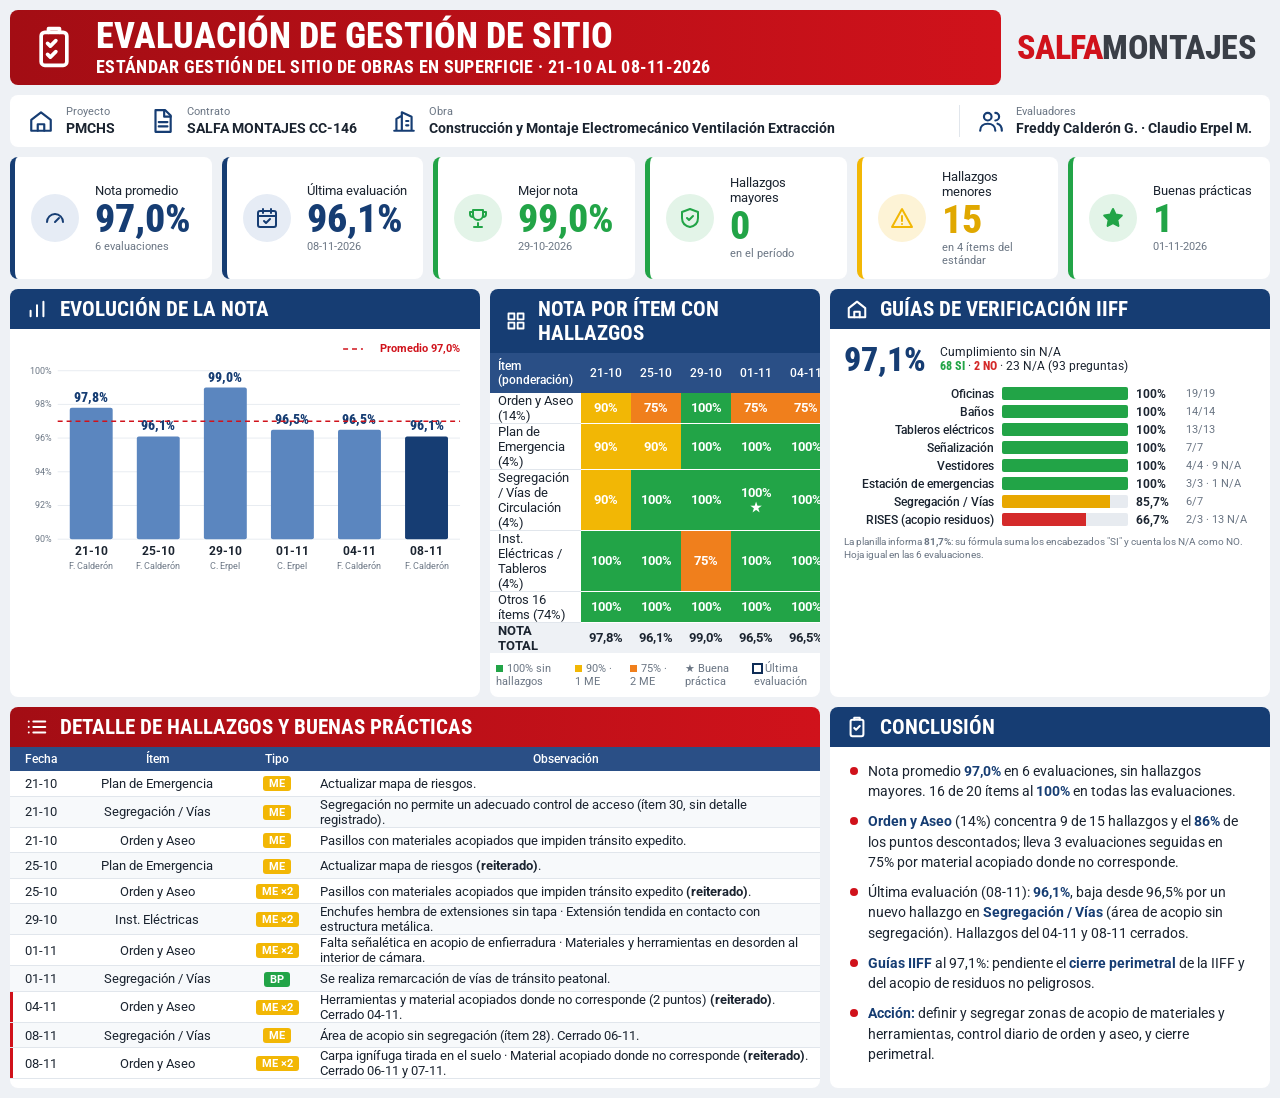
<file: evaluacion-gestion-sitio.html>
<!DOCTYPE html>
<html lang="es">
<head>
<meta charset="UTF-8">
<meta name="viewport" content="width=device-width, initial-scale=1.0">
<title>Evaluación Gestión de Sitio</title>
<link href="https://fonts.googleapis.com/css2?family=Roboto+Condensed:wght@400;700;800&family=Roboto:wght@400;500;700&display=swap" rel="stylesheet">
<style>
  :root{
    --red:#d0121b; --red-dark:#a30d14; --navy:#163d73; --navy-dark:#0f2d57; --navy-mid:#2a4f86;
    --ink:#1b2430; --muted:#6b7684; --line:#e1e6ec; --bg:#eef1f5; --card:#fff;
    --green:#22a447; --yellow:#f2b705; --orange:#f07f1c; --redc:#d42a2a; --bar:#5b86bf;
  }
  *{box-sizing:border-box;margin:0;padding:0}
  body{background:var(--bg);font-family:Roboto,Arial,sans-serif;color:var(--ink);padding:10px}
  .wrap{max-width:1480px;margin:0 auto;display:flex;flex-direction:column;gap:10px}
  .cond{font-family:"Roboto Condensed",Arial Narrow,sans-serif}

  header{display:flex;align-items:center;justify-content:space-between;gap:16px}
  .title{flex:1;max-width:1110px;background:linear-gradient(90deg,var(--red-dark),var(--red));color:#fff;border-radius:8px;padding:8px 22px;display:flex;align-items:center;gap:20px}
  .title svg{width:44px;height:44px;flex:none;fill:none;stroke:#fff;stroke-width:2;stroke-linecap:round;stroke-linejoin:round}
  .title h1{font-family:"Roboto Condensed";font-weight:800;font-size:36px;line-height:1.05;text-transform:uppercase}
  .title h2{font-family:"Roboto Condensed";font-weight:700;font-size:18px;text-transform:uppercase;letter-spacing:.3px}
  .brand{font-family:"Roboto Condensed";font-weight:800;font-size:34px;letter-spacing:-.5px;padding-right:14px;white-space:nowrap}
  .brand .a{color:var(--red)}.brand .b{color:#3a3f47}

  .info{background:#fff;border-radius:8px;padding:10px 18px;display:flex;align-items:center;gap:34px}
  .info>div{display:flex;align-items:center;gap:12px}
  .info svg{width:26px;height:26px;fill:none;stroke:var(--navy);stroke-width:2;stroke-linecap:round;stroke-linejoin:round;flex:none}
  .info small{display:block;font-size:11px;color:var(--muted)}
  .info b{font-size:13.5px}
  .info .ev{margin-left:auto;border-left:1px solid var(--line);padding-left:18px}

  .kpis{display:grid;grid-template-columns:repeat(6,1fr);gap:10px}
  .kpi{background:#fff;border-radius:8px;border-left:5px solid;padding:12px 16px;display:flex;align-items:center;gap:16px}
  .kpi .ic{width:48px;height:48px;border-radius:50%;display:grid;place-items:center;flex:none}
  .kpi .ic svg{width:24px;height:24px;fill:none;stroke-width:2;stroke-linecap:round;stroke-linejoin:round}
  .kpi .l{font-size:13px}
  .kpi .v{font-family:"Roboto Condensed";font-weight:800;font-size:40px;line-height:1.05}
  .kpi .s{font-size:11px;color:var(--muted)}

  .row3{display:grid;grid-template-columns:470px 1fr 440px;gap:10px}
  .row2{display:grid;grid-template-columns:1fr 440px;gap:10px}
  .card{background:#fff;border-radius:8px;overflow:hidden;display:flex;flex-direction:column}
  .bar{display:flex;align-items:center;gap:12px;color:#fff;padding:8px 16px;font-family:"Roboto Condensed";font-weight:700;font-size:21px;text-transform:uppercase}
  .bar svg{width:22px;height:22px;fill:none;stroke:#fff;stroke-width:2.2;stroke-linecap:round;stroke-linejoin:round}
  .bar.navy{background:var(--navy)}.bar.red{background:linear-gradient(90deg,var(--red-dark),var(--red))}

  /* Evolución */
  .evo{padding:8px 12px 10px;flex:1}
  .evo svg{width:100%;height:auto;display:block}

  /* Tabla ítems */
  table{width:100%;border-collapse:collapse}
  .items th{background:var(--navy-mid);color:#fff;font-size:12px;font-weight:500;padding:6px 8px;text-align:center}
  .items th:first-child{text-align:left}
  .items td{font-size:12.5px;padding:0 8px;height:25px;border-bottom:1px solid #fff;text-align:center}
  .items td:first-child{text-align:left;background:#fff;border-bottom:1px solid var(--line)}
  .items td.g{background:var(--green);color:#fff;font-weight:700}
  .items td.y{background:var(--yellow);color:#fff;font-weight:700}
  .items td.o{background:var(--orange);color:#fff;font-weight:700}
  .items tr.tot td{background:#eef1f5;font-weight:700;color:var(--ink);border-bottom:0}
  .items tr.tot td:first-child{background:#eef1f5}
  .items td.last{outline:2px solid var(--navy-dark);outline-offset:-2px}
  .leg{display:flex;justify-content:center;gap:16px;font-size:11px;color:var(--muted);padding:9px 6px}
  .leg i{display:inline-block;width:7px;height:7px;margin-right:4px}

  /* IIFF */
  .iiff{padding:10px 14px 8px;display:flex;flex-direction:column;gap:4px}
  .iiff .big{display:flex;align-items:center;gap:14px;margin-bottom:4px}
  .iiff .big b{font-family:"Roboto Condensed";font-size:34px;font-weight:800;color:var(--navy)}
  .iiff .big small{font-size:11.5px;display:block}
  .gv{display:grid;grid-template-columns:150px 1fr 42px 70px;align-items:center;gap:8px;font-size:12px}
  .gv span:first-child{text-align:right;font-weight:500}
  .gv .t{height:13px;background:#e7ebf0;border-radius:2px;overflow:hidden}
  .gv .t div{height:100%}
  .gv b{font-size:12px}
  .gv small{font-size:10.5px;color:var(--muted)}
  .note{font-size:10px;color:var(--muted);margin-top:4px;line-height:1.3}

  /* Detalle */
  .det th{background:var(--navy-mid);color:#fff;font-size:12px;font-weight:500;padding:5px 8px}
  .det td{font-size:12.5px;padding:0 8px;height:25.5px;border-bottom:1px solid var(--line);text-align:center}
  .det td:nth-child(4){text-align:left}
  .det tr:nth-child(even) td{background:#f7f9fb}
  .det tr.new td:first-child{box-shadow:inset 3px 0 var(--red)}
  .tag{display:inline-block;border-radius:3px;padding:1px 6px;font-size:10.5px;font-weight:700;color:#fff}
  .tag.me{background:var(--yellow)}.tag.bp{background:var(--green)}

  .concl{padding:14px 20px;font-size:13.5px;line-height:1.5}
  .concl li{list-style:none;position:relative;padding-left:18px;margin-bottom:10px}
  .concl li:before{content:"";position:absolute;left:0;top:6px;width:8px;height:8px;border-radius:50%;background:var(--red)}
  .concl b{color:var(--navy)}

  @media (max-width:1200px){.row3,.row2{grid-template-columns:1fr}.kpis{grid-template-columns:repeat(3,1fr)}.info{flex-wrap:wrap;gap:14px}.info .ev{margin-left:0;border:0;padding:0}}
  @media (max-width:640px){body{padding:6px}header{flex-direction:column;align-items:flex-start}.title h1{font-size:24px}.title h2{font-size:13px}.kpis{grid-template-columns:1fr 1fr}.kpi{padding:10px;gap:10px}.kpi .ic{display:none}.tw{overflow-x:auto}.gv{grid-template-columns:110px 1fr 40px}.gv small{display:none}}
</style>
</head>
<body>
<div class="wrap">
  <header>
    <div class="title">
      <svg viewBox="0 0 24 24"><rect x="5" y="4" width="14" height="18" rx="2"/><path d="M9 4V2h6v2M8.5 10l1.5 1.5 3-3M8.5 16l1.5 1.5 3-3"/></svg>
      <div><h1>Evaluación de Gestión de Sitio</h1><h2 id="sub"></h2></div>
    </div>
    <div class="brand"><span class="a">SALFA</span><span class="b">MONTAJES</span></div>
  </header>

  <div class="info">
    <div><svg viewBox="0 0 24 24"><path d="M3 11 12 4l9 7v10H3z"/><path d="M9 21v-6h6v6"/></svg><div><small>Proyecto</small><b>PMCHS</b></div></div>
    <div><svg viewBox="0 0 24 24"><path d="M6 2h9l5 5v15H6z"/><path d="M14 2v6h6M9 13h8M9 17h8"/></svg><div><small>Contrato</small><b>SALFA MONTAJES CC-146</b></div></div>
    <div><svg viewBox="0 0 24 24"><path d="M3 21h18M5 21V10l5-3v14M10 21V4l9 4v13M14 12h2M14 16h2"/></svg><div><small>Obra</small><b>Construcción y Montaje Electromecánico Ventilación Extracción</b></div></div>
    <div class="ev"><svg viewBox="0 0 24 24"><circle cx="9" cy="8" r="3.5"/><path d="M2 21c0-4 3-6.5 7-6.5s7 2.5 7 6.5M16 4.5a3.5 3.5 0 0 1 0 7M18 14.5c2.5.6 4 2.8 4 6.5"/></svg><div><small>Evaluadores</small><b>Freddy Calderón G. · Claudio Erpel M.</b></div></div>
  </div>

  <section class="kpis" id="kpis"></section>

  <div class="row3">
    <section class="card">
      <div class="bar navy"><svg viewBox="0 0 24 24"><path d="M5 20v-6M12 20V8M19 20V4"/></svg>Evolución de la nota</div>
      <div class="evo" id="evo"></div>
    </section>
    <section class="card">
      <div class="bar navy"><svg viewBox="0 0 24 24"><rect x="3" y="3" width="7" height="7"/><rect x="14" y="3" width="7" height="7"/><rect x="3" y="14" width="7" height="7"/><rect x="14" y="14" width="7" height="7"/></svg>Nota por ítem con hallazgos</div>
      <div class="tw"><table class="items" id="items"></table></div>
      <div class="leg"><span><i style="background:var(--green)"></i>100% sin hallazgos</span><span><i style="background:var(--yellow)"></i>90% · 1 ME</span><span><i style="background:var(--orange)"></i>75% · 2 ME</span><span>★ Buena práctica</span><span><i style="background:none;outline:2px solid var(--navy-dark)"></i>Última evaluación</span></div>
    </section>
    <section class="card">
      <div class="bar navy"><svg viewBox="0 0 24 24"><path d="M3 11 12 4l9 7v10H3z"/><path d="M9 21v-6h6v6"/></svg>Guías de verificación IIFF</div>
      <div class="iiff" id="iiff"></div>
    </section>
  </div>

  <div class="row2">
    <section class="card">
      <div class="bar red"><svg viewBox="0 0 24 24"><path d="M8 6h13M8 12h13M8 18h13M3 6h.01M3 12h.01M3 18h.01"/></svg>Detalle de hallazgos y buenas prácticas</div>
      <div class="tw"><table class="det" id="det"></table></div>
    </section>
    <section class="card">
      <div class="bar navy"><svg viewBox="0 0 24 24"><rect x="5" y="4" width="14" height="18" rx="2"/><path d="M9 4V2h6v2M9 13l2 2 4-4"/></svg>Conclusión</div>
      <ul class="concl" id="concl"></ul>
    </section>
  </div>
</div>

<script>
// ===== Datos =====
// Evaluaciones (nota total de la hoja "Checklist Obra Superficie" de cada archivo)
const EV = [
  {f:'21-10', y:'2026', nota:97.8, por:'F. Calderón'},
  {f:'25-10', y:'2026', nota:96.1, por:'F. Calderón'},
  {f:'29-10', y:'2026', nota:99.0, por:'C. Erpel'},
  {f:'01-11', y:'2026', nota:96.5, por:'C. Erpel'},
  {f:'04-11', y:'2026', nota:96.5, por:'F. Calderón'},
  {f:'08-11', y:'2026', nota:96.1, por:'F. Calderón'},
];
// Ítems con algún hallazgo: nota por evaluación (en el mismo orden que EV). bp = índice con buena práctica
const ITEMS = [
  {n:'Orden y Aseo', w:14, v:[90,75,100,75,75,75]},
  {n:'Plan de Emergencia', w:4, v:[90,90,100,100,100,100]},
  {n:'Segregación / Vías de Circulación', w:4, v:[90,100,100,100,100,90], bp:[3]},
  {n:'Inst. Eléctricas / Tableros', w:4, v:[100,100,75,100,100,100]},
];
const OTROS = {n:'Otros 16 ítems', w:74};
// Hallazgos (ME) y buenas prácticas (BP)
const DET = [
  ['21-10','Plan de Emergencia','ME','Actualizar mapa de riesgos.'],
  ['21-10','Segregación / Vías','ME','Segregación no permite un adecuado control de acceso (ítem 30, sin detalle registrado).'],
  ['21-10','Orden y Aseo','ME','Pasillos con materiales acopiados que impiden tránsito expedito.'],
  ['25-10','Plan de Emergencia','ME','Actualizar mapa de riesgos <b>(reiterado)</b>.'],
  ['25-10','Orden y Aseo','ME ×2','Pasillos con materiales acopiados que impiden tránsito expedito <b>(reiterado)</b>.'],
  ['29-10','Inst. Eléctricas','ME ×2','Enchufes hembra de extensiones sin tapa · Extensión tendida en contacto con estructura metálica.'],
  ['01-11','Orden y Aseo','ME ×2','Falta señalética en acopio de enfierradura · Materiales y herramientas en desorden al interior de cámara.'],
  ['01-11','Segregación / Vías','BP','Se realiza remarcación de vías de tránsito peatonal.'],
  ['04-11','Orden y Aseo','ME ×2','Herramientas y material acopiados donde no corresponde (2 puntos) <b>(reiterado)</b>. Cerrado 04-11.', true],
  ['08-11','Segregación / Vías','ME','Área de acopio sin segregación (ítem 28). Cerrado 06-11.', true],
  ['08-11','Orden y Aseo','ME ×2','Carpa ignífuga tirada en el suelo · Material acopiado donde no corresponde <b>(reiterado)</b>. Cerrado 06-11 y 07-11.', true],
];
// Guías de verificación IIFF (hoja "Resumen", sin cambios entre evaluaciones)
const GUIAS = [
  ['Oficinas',19,19,0],['Baños',14,14,0],['Tableros eléctricos',13,13,0],['Señalización',7,7,0],
  ['Vestidores',4,4,9],['Estación de emergencias',3,3,1],['Segregación / Vías',6,7,0],['RISES (acopio residuos)',2,3,13],
];

// ===== Cálculos =====
const fmt=(x,d=1)=>x.toFixed(d).replace('.',',');
const n=EV.length, last=EV[n-1];
const prom=EV.reduce((a,e)=>a+e.nota,0)/n;
const best=EV.reduce((a,e)=>e.nota>a.nota?e:a);
const meOf=v=>v>=100?0:v>=90?1:v>=75?2:0;
const meTotal=ITEMS.reduce((a,it)=>a+it.v.reduce((s,v)=>s+meOf(v),0),0);
const bps=DET.filter(d=>d[2]==='BP');
const lostTotal=EV.reduce((a,e)=>a+(100-e.nota),0);
const oa=ITEMS[0], oaME=oa.v.reduce((s,v)=>s+meOf(v),0), oaLost=oa.v.reduce((s,v)=>s+(100-v)*oa.w/100,0);
const totalItems=20, okItems=totalItems-ITEMS.length;

document.getElementById('sub').textContent=`Estándar Gestión del Sitio de Obras en Superficie · ${EV[0].f} al ${last.f}-${last.y}`;

// KPIs
const K=[
  ['Nota promedio',fmt(prom)+'%',`${n} evaluaciones`,'var(--navy)','#e6ecf5','<path d="M4 16a8 8 0 0 1 16 0"/><path d="m12 16 4-4"/>'],
  ['Última evaluación',fmt(last.nota)+'%',`${last.f}-${last.y}`,'var(--navy)','#e6ecf5','<rect x="3" y="5" width="18" height="16" rx="2"/><path d="M3 10h18M8 3v4M16 3v4M9 15l2 2 4-4"/>'],
  ['Mejor nota',fmt(best.nota)+'%',`${best.f}-${best.y}`,'var(--green)','#e3f4e8','<path d="M8 21h8M12 17v4M7 4h10v5a5 5 0 0 1-10 0z"/><path d="M7 6H4v2a3 3 0 0 0 3 3M17 6h3v2a3 3 0 0 1-3 3"/>'],
  ['Hallazgos mayores','0','en el período','var(--green)','#e3f4e8','<path d="M12 3 4 6v6c0 5 3.5 8 8 9 4.5-1 8-4 8-9V6z"/><path d="m9 12 2 2 4-4"/>'],
  ['Hallazgos menores',String(meTotal),`en ${ITEMS.length} ítems del estándar`,'var(--yellow)','#fdf3d6','<path d="M12 3 2 21h20z"/><path d="M12 10v5M12 18h.01"/>'],
  ['Buenas prácticas',String(bps.length),bps.map(b=>b[0]+'-2026').join(' · '),'var(--green)','#e3f4e8','<path d="m12 3 2.7 5.6 6.1.9-4.4 4.3 1 6.1L12 17l-5.4 2.9 1-6.1-4.4-4.3 6.1-.9z" fill="currentColor"/>'],
];
document.getElementById('kpis').innerHTML=K.map(([l,v,s,c,bg,ic])=>`<div class="kpi" style="border-color:${c}"><div class="ic" style="background:${bg};color:${c}"><svg viewBox="0 0 24 24" style="stroke:${c}">${ic}</svg></div><div><div class="l">${l}</div><div class="v" style="color:${c==='var(--yellow)'?'#e0a800':c}">${v}</div><div class="s">${s}</div></div></div>`).join('');

// Evolución (SVG)
(()=>{
  const W=450,H=250,L=36,R=8,T=34,B=46,min=90,max=100;
  const y=v=>T+(max-v)/(max-min)*(H-T-B), bw=(W-L-R)/n;
  let s=`<svg viewBox="0 0 ${W} ${H}" font-family="Roboto, Arial">`;
  for(let v=90;v<=100;v+=2){s+=`<line x1="${L}" x2="${W-R}" y1="${y(v)}" y2="${y(v)}" stroke="#e8ecf1"/><text x="${L-6}" y="${y(v)+3}" font-size="9" text-anchor="end" fill="#6b7684">${v}%</text>`}
  EV.forEach((e,i)=>{
    const x=L+i*bw+bw*.18,w=bw*.64, isL=i===n-1;
    s+=`<rect x="${x}" y="${y(e.nota)}" width="${w}" height="${y(min)-y(e.nota)}" rx="2" fill="${isL?'#163d73':'#5b86bf'}"/>`;
    s+=`<text x="${x+w/2}" y="${y(e.nota)-6}" font-size="14" font-weight="800" text-anchor="middle" fill="#163d73" font-family="Roboto Condensed">${fmt(e.nota)}%</text>`;
    s+=`<text x="${x+w/2}" y="${H-B+16}" font-size="12" font-weight="700" text-anchor="middle" fill="#1b2430">${e.f}</text>`;
    s+=`<text x="${x+w/2}" y="${H-B+30}" font-size="9.5" text-anchor="middle" fill="#6b7684">${e.por}</text>`;
  });
  s+=`<line x1="${L}" x2="${W-R}" y1="${y(prom)}" y2="${y(prom)}" stroke="#d0121b" stroke-width="1.5" stroke-dasharray="5 4"/>`;
  s+=`<line x1="${W-R-118}" x2="${W-R-98}" y1="12" y2="12" stroke="#d0121b" stroke-width="1.5" stroke-dasharray="5 4"/><text x="${W-R}" y="15" font-size="11" font-weight="700" text-anchor="end" fill="#d0121b">Promedio ${fmt(prom)}%</text>`;
  document.getElementById('evo').innerHTML=s+'</svg>';
})();

// Tabla por ítem
(()=>{
  const cls=v=>v>=100?'g':v>=90?'y':'o';
  let h=`<thead><tr><th>Ítem (ponderación)</th>${EV.map(e=>`<th>${e.f}</th>`).join('')}</tr></thead><tbody>`;
  ITEMS.forEach(it=>{h+=`<tr><td>${it.n} (${it.w}%)</td>${it.v.map((v,i)=>`<td class="${cls(v)}${i===n-1?' last':''}">${v}%${(it.bp||[]).includes(i)?' ★':''}</td>`).join('')}</tr>`});
  h+=`<tr><td>${OTROS.n} (${OTROS.w}%)</td>${EV.map((e,i)=>`<td class="g${i===n-1?' last':''}">100%</td>`).join('')}</tr>`;
  h+=`<tr class="tot"><td>NOTA TOTAL</td>${EV.map(e=>`<td>${fmt(e.nota)}%</td>`).join('')}</tr></tbody>`;
  document.getElementById('items').innerHTML=h;
})();

// IIFF
(()=>{
  const si=GUIAS.reduce((a,g)=>a+g[1],0), tot=GUIAS.reduce((a,g)=>a+g[2],0), na=GUIAS.reduce((a,g)=>a+g[3],0), no=tot-si;
  const col=p=>p>=1?'var(--green)':p>=.8?'#e8a700':'var(--redc)';
  let h=`<div class="big"><b>${fmt(si/tot*100)}%</b><div><small>Cumplimiento sin N/A</small><small><b style="font-size:11.5px;color:var(--green)">${si} SI</b> · <b style="font-size:11.5px;color:var(--redc)">${no} NO</b> · ${na} N/A (${tot+na} preguntas)</small></div></div>`;
  GUIAS.forEach(([g,s,t,a])=>{const p=s/t;h+=`<div class="gv"><span>${g}</span><div class="t"><div style="width:${p*100}%;background:${col(p)}"></div></div><b>${fmt(p*100,p<1?1:0)}%</b><small>${s}/${t}${a?' · '+a+' N/A':''}</small></div>`});
  h+=`<div class="note">La planilla informa <b>81,7%</b>: su fórmula suma los encabezados "SI" y cuenta los N/A como NO. Hoja igual en las ${n} evaluaciones.</div>`;
  document.getElementById('iiff').innerHTML=h;
})();

// Detalle
document.getElementById('det').innerHTML=`<thead><tr><th style="width:62px">Fecha</th><th style="width:170px">Ítem</th><th style="width:70px">Tipo</th><th>Observación</th></tr></thead><tbody>`+
  DET.map(([f,it,t,o,nw])=>`<tr class="${nw?'new':''}"><td>${f}</td><td>${it}</td><td><span class="tag ${t==='BP'?'bp':'me'}">${t}</span></td><td>${o}</td></tr>`).join('')+'</tbody>';

// Conclusión
document.getElementById('concl').innerHTML=[
  `Nota promedio <b>${fmt(prom)}%</b> en ${n} evaluaciones, sin hallazgos mayores. ${okItems} de ${totalItems} ítems al <b>100%</b> en todas las evaluaciones.`,
  `<b>Orden y Aseo</b> (14%) concentra ${oaME} de ${meTotal} hallazgos y el <b>${Math.round(oaLost/lostTotal*100)}%</b> de los puntos descontados; lleva 3 evaluaciones seguidas en 75% por material acopiado donde no corresponde.`,
  `Última evaluación (${last.f}): <b>${fmt(last.nota)}%</b>, baja desde ${fmt(EV[n-2].nota)}% por un nuevo hallazgo en <b>Segregación / Vías</b> (área de acopio sin segregación). Hallazgos del ${EV[n-2].f} y ${last.f} cerrados.`,
  `<b>Guías IIFF</b> al 97,1%: pendiente el <b>cierre perimetral</b> de la IIFF y del acopio de residuos no peligrosos.`,
  `<b>Acción:</b> definir y segregar zonas de acopio de materiales y herramientas, control diario de orden y aseo, y cierre perimetral.`
].map(t=>`<li>${t}</li>`).join('');
</script>
</body>
</html>
</file>
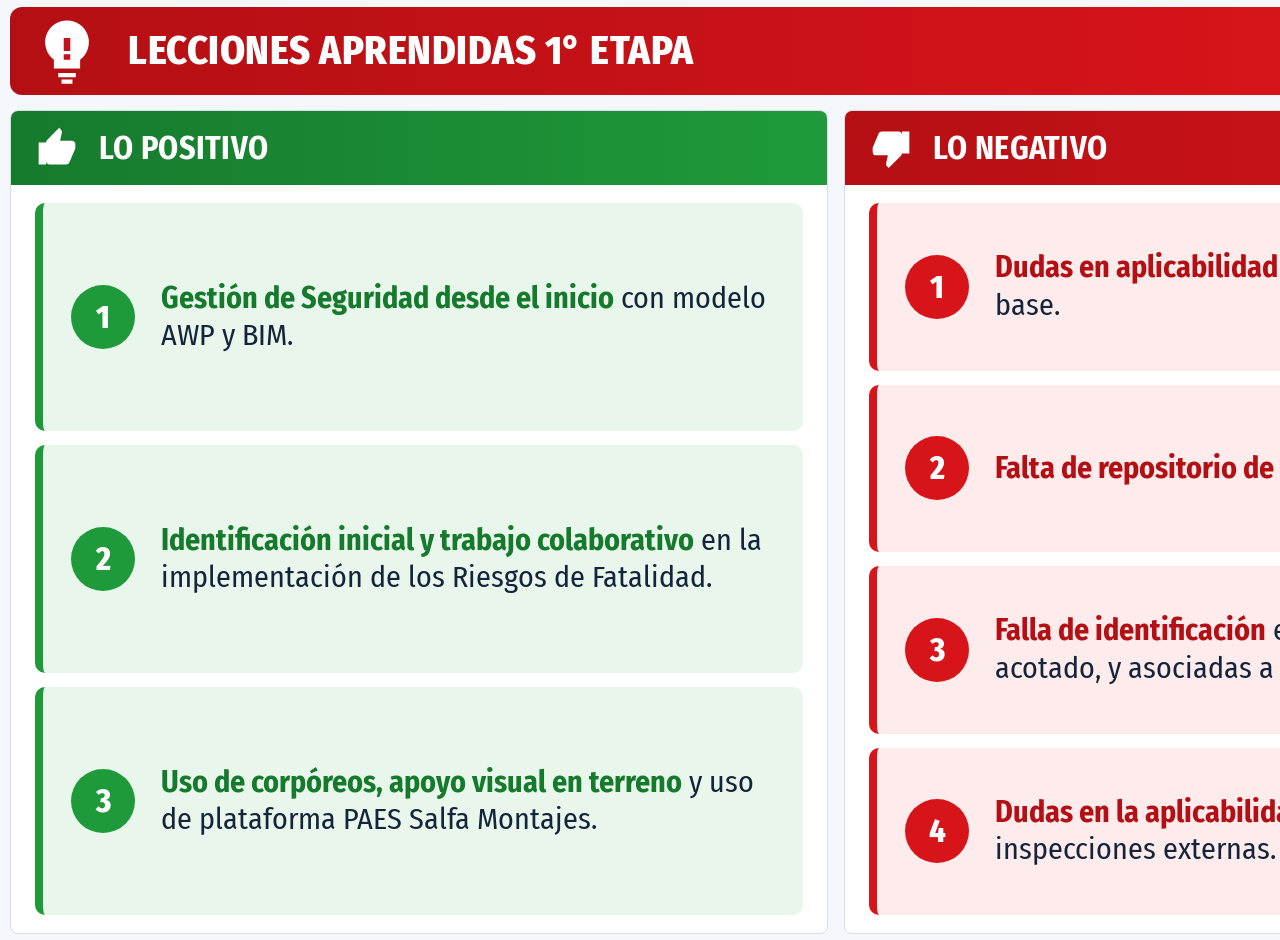
<file: lecciones-aprendidas-etapa-1.html>
<!DOCTYPE html>
<html lang="es">
<head>
<meta charset="UTF-8">
<title>Lecciones Aprendidas Etapa 1</title>
<link href="https://fonts.googleapis.com/css2?family=Fira+Sans+Condensed:wght@400;500;600;700;800&display=swap" rel="stylesheet">
<style>
  :root{--navy:#0f3a6e;--red:#d7141a;--red2:#b40f14;--green:#1f9a3a;--green2:#167a2d;--ink:#14243b;--line:#d6dde7;--bg:#f4f7fb}
  *{box-sizing:border-box;margin:0;padding:0}
  body{width:1672px;height:940px;background:var(--bg);font-family:"Fira Sans Condensed","Liberation Sans",Arial,sans-serif;color:var(--ink);padding:6px 10px;display:flex;flex-direction:column}
  .top{display:grid;grid-template-columns:1282px 1fr;align-items:center;height:90px}
  .banner{background:linear-gradient(90deg,var(--red2),var(--red));border-radius:12px;height:88px;display:flex;align-items:center;gap:26px;padding-left:22px;color:#fff}
  .banner h1{font-size:40px;font-weight:800;letter-spacing:.5px;line-height:1}
  .banner p{font-size:24px;font-weight:600;margin-top:6px}
  .logo{text-align:center;font-size:50px;font-weight:800;letter-spacing:-1px;transform:scaleX(.86)}
  .logo .a{color:var(--red)}.logo .b{color:#4a4a4a}.logo sup{font-size:14px;color:#444}

  .cols{flex:1;display:grid;grid-template-columns:1fr 1fr;gap:16px;margin-top:14px}
  .card{background:#fff;border-radius:8px;border:1px solid var(--line);overflow:hidden;display:flex;flex-direction:column}
  .head{height:74px;display:flex;align-items:center;gap:20px;padding-left:24px;color:#fff;font-size:32px;font-weight:700;letter-spacing:.3px}
  .head svg{width:44px;height:44px;fill:#fff;flex:none}
  .pos .head{background:linear-gradient(90deg,var(--green2),var(--green))}
  .neg .head{background:linear-gradient(90deg,var(--red2),var(--red))}
  ul{list-style:none;flex:1;display:flex;flex-direction:column;gap:14px;padding:18px 24px}
  li{flex:1;display:flex;align-items:center;gap:26px;padding:16px 28px;border-radius:10px;font-size:30px;line-height:1.25;border-left:8px solid}
  .pos li{border-color:var(--green)}.neg li{border-color:var(--red)}
  .pos li{background:#e9f6ec}.neg li{background:#fdeceb}
  .num{width:64px;height:64px;border-radius:50%;flex:none;display:grid;place-items:center;font-size:32px;font-weight:800;color:#fff}
  .pos .num{background:var(--green)}.neg .num{background:var(--red)}
  li b{font-weight:700}
  .pos li b{color:var(--green2)}.neg li b{color:var(--red2)}
</style>
</head>
<body>
<div class="top">
  <div class="banner">
    <svg viewBox="0 0 64 64" width="70" height="70" fill="#fff"><path d="M32 4a20 20 0 0 0-12 36v8h24v-8A20 20 0 0 0 32 4zm-8 48h16v4H24zm3 6h10v4H27z"/><path d="M29 20h6v12h-6zm0 15h6v5h-6z" fill="#c4111a"/></svg>
    <div><h1>LECCIONES APRENDIDAS 1° ETAPA</h1></div>
  </div>
  <div class="logo"><span class="a">SALFA</span><span class="b">MONTAJES</span><sup>®</sup></div>
</div>

<div class="cols">
  <section class="card pos">
    <div class="head"><svg viewBox="0 0 24 24"><path d="M2 21h4V9H2zm20-11a2 2 0 0 0-2-2h-6.3l1-4.6v-.3a1.5 1.5 0 0 0-.5-1.1L13.2 1 6.6 7.6A2 2 0 0 0 6 9v10a2 2 0 0 0 2 2h9a2 2 0 0 0 1.8-1.2l3-7.1a2 2 0 0 0 .2-.7z"/></svg>LO POSITIVO</div>
    <ul>
      <li><span class="num">1</span><span><b>Gestión de Seguridad desde el inicio</b> con modelo AWP y BIM.</span></li>
      <li><span class="num">2</span><span><b>Identificación inicial y trabajo colaborativo</b> en la implementación de los Riesgos de Fatalidad.</span></li>
      <li><span class="num">3</span><span><b>Uso de corpóreos, apoyo visual en terreno</b> y uso de plataforma PAES Salfa Montajes.</span></li>
    </ul>
  </section>
  <section class="card neg">
    <div class="head"><svg viewBox="0 0 24 24"><path d="M22 3h-4v12h4zM2 14a2 2 0 0 0 2 2h6.3l-1 4.6v.3a1.5 1.5 0 0 0 .5 1.1l.9.9 6.6-6.6A2 2 0 0 0 18 15V5a2 2 0 0 0-2-2H7a2 2 0 0 0-1.8 1.2l-3 7.1a2 2 0 0 0-.2.7z"/></svg>LO NEGATIVO</div>
    <ul>
      <li><span class="num">1</span><span><b>Dudas en aplicabilidad</b> en documentos de origen base.</span></li>
      <li><span class="num">2</span><span><b>Falta de repositorio de documentación vigente.</b></span></li>
      <li><span class="num">3</span><span><b>Falla de identificación</b> en actividades de tiempo acotado, y asociadas a RF.</span></li>
      <li><span class="num">4</span><span><b>Dudas en la aplicabilidad de RF</b> en la ART por inspecciones externas.</span></li>
    </ul>
  </section>
</div>
</body>
</html>
</file>
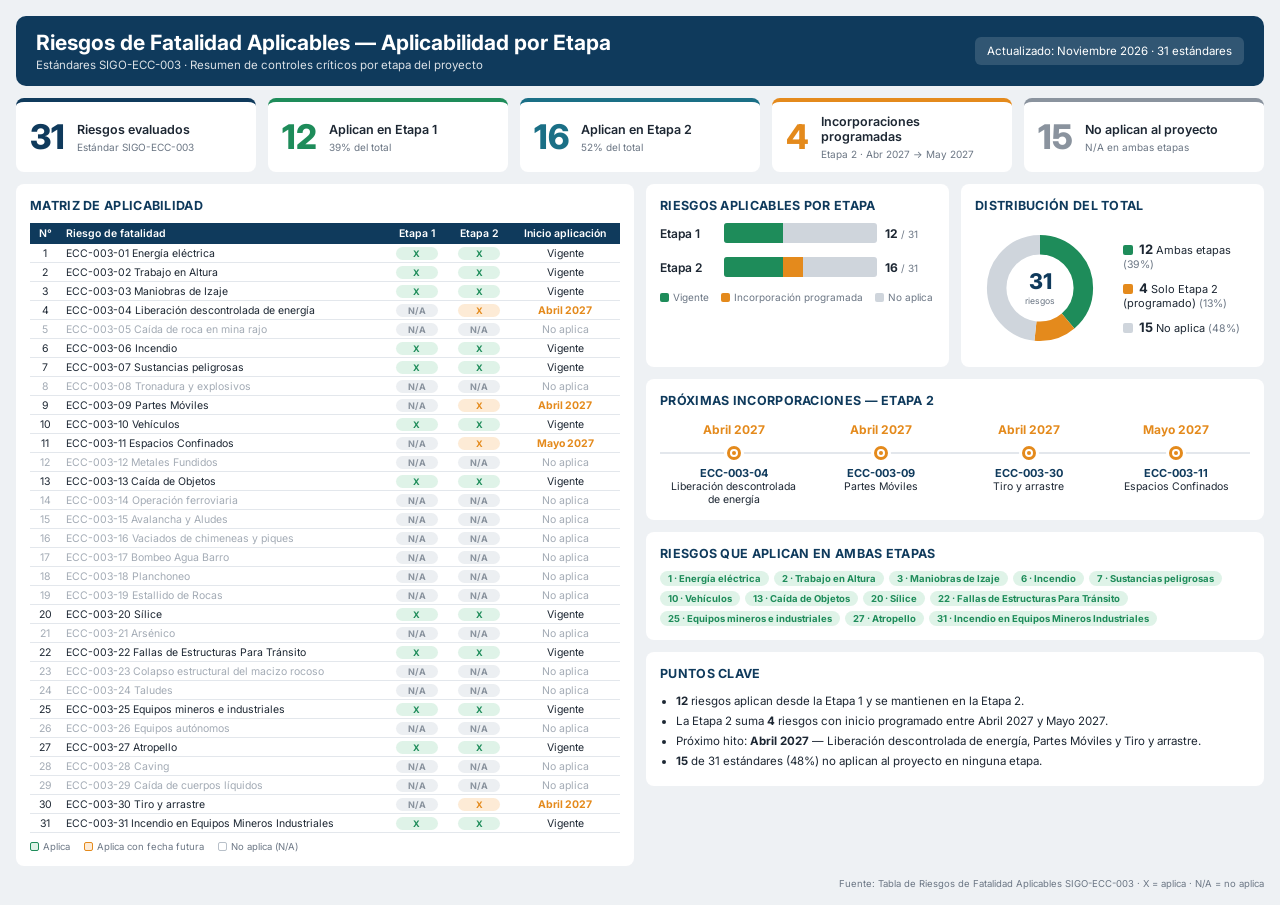
<file: riesgos-fatalidad-aplicabilidad.html>
<!DOCTYPE html>
<html lang="es">
<head>
<meta charset="UTF-8">
<meta name="viewport" content="width=device-width, initial-scale=1.0">
<title>Riesgos de Fatalidad Aplicables</title>
<link href="https://fonts.googleapis.com/css2?family=Inter:wght@400;500;600;700;800&display=swap" rel="stylesheet">
<style>
  :root{
    --navy:#0f3a5c; --ink:#1d2733; --muted:#6b7684; --line:#e3e7ec; --bg:#eef1f4; --card:#fff;
    --green:#1e8c5a; --green-bg:#dff3e8; --orange:#e48a1c; --orange-bg:#fdebd6; --gray:#cfd5dc; --gray-bg:#eceff2; --teal:#1a6f86;
  }
  *{box-sizing:border-box;margin:0;padding:0}
  body{background:var(--bg);font-family:Inter,Arial,sans-serif;color:var(--ink);padding:16px}
  .wrap{max-width:1480px;margin:0 auto;display:flex;flex-direction:column;gap:12px}
  header{background:var(--navy);color:#fff;border-radius:10px;padding:14px 20px;display:flex;justify-content:space-between;align-items:center;gap:16px}
  header h1{font-size:21px;font-weight:700}
  header p{font-size:11.5px;opacity:.85;margin-top:3px}
  .stamp{background:rgba(255,255,255,.14);border-radius:6px;padding:7px 12px;font-size:11.5px;white-space:nowrap}

  .kpis{display:grid;grid-template-columns:repeat(5,1fr);gap:12px}
  .kpi{background:var(--card);border-radius:8px;border-top:4px solid;padding:12px 14px;display:flex;align-items:center;gap:12px}
  .kpi b{font-size:34px;font-weight:800;line-height:1}
  .kpi .t{font-size:12.5px;font-weight:600}
  .kpi .s{font-size:10px;color:var(--muted);margin-top:4px}

  .main{display:grid;grid-template-columns:1fr 1fr;gap:12px;align-items:start}
  .card{background:var(--card);border-radius:8px;padding:14px}
  h2{font-size:12.5px;font-weight:700;color:var(--navy);text-transform:uppercase;letter-spacing:.3px;margin-bottom:10px}

  table{width:100%;border-collapse:collapse;font-size:10.5px}
  th{background:var(--navy);color:#fff;font-weight:600;padding:4px 6px;text-align:left}
  th.c,td.c{text-align:center}
  td{padding:2.5px 6px;border-bottom:1px solid var(--line);height:18px}
  tr.na td{color:#a3abb5}
  .pill{display:inline-block;min-width:42px;border-radius:9px;font-size:9px;font-weight:700;padding:1px 0;text-align:center}
  .p-x{background:var(--green-bg);color:var(--green)}
  .p-f{background:var(--orange-bg);color:var(--orange)}
  .p-na{background:var(--gray-bg);color:#8a939e}
  .fut{color:var(--orange);font-weight:700}
  .leg{display:flex;gap:14px;font-size:9.5px;color:var(--muted);margin-top:8px}
  .leg i{display:inline-block;width:9px;height:9px;border-radius:2px;margin-right:4px;vertical-align:-1px;border:1px solid}

  .right{display:flex;flex-direction:column;gap:12px}
  .two{display:grid;grid-template-columns:1fr 1fr;gap:12px}
  .sbar{display:grid;grid-template-columns:56px 1fr 50px;align-items:center;gap:8px;margin:10px 0 14px;font-size:12px;font-weight:600}
  .track{height:20px;background:var(--gray);border-radius:3px;display:flex;overflow:hidden}
  .seg-g{background:var(--green)} .seg-o{background:var(--orange)}
  .sbar span:last-child{font-weight:700}.sbar small{font-weight:400;color:var(--muted)}
  .legend{display:flex;flex-wrap:wrap;gap:12px;font-size:10px;color:var(--muted)}
  .legend i{display:inline-block;width:9px;height:9px;border-radius:2px;margin-right:4px;vertical-align:-1px}

  .donut{display:flex;align-items:center;gap:18px}
  .donut svg{width:130px;height:130px;flex:none}
  .dl{font-size:11px;display:flex;flex-direction:column;gap:9px}
  .dl b{font-size:13px}.dl i{display:inline-block;width:10px;height:10px;border-radius:2px;margin-right:6px;vertical-align:-1px}.dl small{color:var(--muted);font-size:10.5px}

  .tl{position:relative;display:grid;grid-template-columns:repeat(4,1fr);text-align:center;padding-top:4px}
  .tl:before{content:"";position:absolute;left:0;right:0;top:34px;height:2px;background:var(--line)}
  .tl .d{font-size:12px;font-weight:700;color:var(--orange);height:22px}
  .tl .dot{width:14px;height:14px;border-radius:50%;border:3px solid var(--orange);background:#fff;margin:2px auto 6px;position:relative;box-shadow:0 0 0 3px #fff}
  .tl .dot:after{content:"";position:absolute;inset:2px;border-radius:50%;background:var(--orange)}
  .tl .code{font-size:11px;font-weight:700;color:var(--navy)}
  .tl .n{font-size:10.5px;padding:0 8px}

  .chips{display:flex;flex-wrap:wrap;gap:5px}
  .chips span{background:var(--green-bg);color:var(--green);font-size:9.5px;font-weight:700;border-radius:10px;padding:2px 8px}
  ul.kp{padding-left:16px;font-size:11.5px;line-height:1.75}
  .src{text-align:right;font-size:9.5px;color:var(--muted)}

  @media (max-width:1100px){.main{grid-template-columns:1fr}.kpis{grid-template-columns:repeat(2,1fr)}}
  @media (max-width:640px){body{padding:8px}.two{grid-template-columns:1fr}.kpis{grid-template-columns:1fr}header{flex-direction:column;align-items:flex-start}.tl{grid-template-columns:1fr 1fr;row-gap:12px}.tl:before{display:none}.matrix{overflow-x:auto}}
</style>
</head>
<body>
<div class="wrap">
  <header>
    <div>
      <h1>Riesgos de Fatalidad Aplicables — Aplicabilidad por Etapa</h1>
      <p>Estándares SIGO-ECC-003 · Resumen de controles críticos por etapa del proyecto</p>
    </div>
    <div class="stamp">Actualizado: Noviembre 2026 · 31 estándares</div>
  </header>

  <section class="kpis" id="kpis"></section>

  <div class="main">
    <section class="card matrix">
      <h2>Matriz de aplicabilidad</h2>
      <table>
        <thead><tr><th class="c" style="width:30px">N°</th><th>Riesgo de fatalidad</th><th class="c">Etapa 1</th><th class="c">Etapa 2</th><th class="c">Inicio aplicación</th></tr></thead>
        <tbody id="rows"></tbody>
      </table>
      <div class="leg"><span><i style="border-color:var(--green);background:var(--green-bg)"></i>Aplica</span><span><i style="border-color:var(--orange);background:var(--orange-bg)"></i>Aplica con fecha futura</span><span><i style="border-color:#b8c0c9;background:#fff"></i>No aplica (N/A)</span></div>
    </section>

    <div class="right">
      <div class="two">
        <section class="card">
          <h2>Riesgos aplicables por etapa</h2>
          <div id="bars"></div>
          <div class="legend"><span><i style="background:var(--green)"></i>Vigente</span><span><i style="background:var(--orange)"></i>Incorporación programada</span><span><i style="background:var(--gray)"></i>No aplica</span></div>
        </section>
        <section class="card">
          <h2>Distribución del total</h2>
          <div class="donut" id="donut"></div>
        </section>
      </div>

      <section class="card">
        <h2>Próximas incorporaciones — Etapa 2</h2>
        <div class="tl" id="tl"></div>
      </section>

      <section class="card">
        <h2>Riesgos que aplican en ambas etapas</h2>
        <div class="chips" id="chips"></div>
      </section>

      <section class="card">
        <h2>Puntos clave</h2>
        <ul class="kp" id="kp"></ul>
      </section>
    </div>
  </div>
  <div class="src">Fuente: Tabla de Riesgos de Fatalidad Aplicables SIGO-ECC-003 · X = aplica · N/A = no aplica</div>
</div>

<script>
// e1/e2: true = aplica. inicio: null = Vigente (si aplica) / No aplica; texto = fecha futura de incorporación en Etapa 2
const R = [
  [1,'Energía eléctrica',1,1],[2,'Trabajo en Altura',1,1],[3,'Maniobras de Izaje',1,1],
  [4,'Liberación descontrolada de energía',0,1,'Abril 2027'],
  [5,'Caída de roca en mina rajo',0,0],[6,'Incendio',1,1],[7,'Sustancias peligrosas',1,1],
  [8,'Tronadura y explosivos',0,0],
  [9,'Partes Móviles',0,1,'Abril 2027'],
  [10,'Vehículos',1,1],
  [11,'Espacios Confinados',0,1,'Mayo 2027'],
  [12,'Metales Fundidos',0,0],[13,'Caída de Objetos',1,1],[14,'Operación ferroviaria',0,0],
  [15,'Avalancha y Aludes',0,0],[16,'Vaciados de chimeneas y piques',0,0],[17,'Bombeo Agua Barro',0,0],
  [18,'Planchoneo',0,0],[19,'Estallido de Rocas',0,0],[20,'Sílice',1,1],[21,'Arsénico',0,0],
  [22,'Fallas de Estructuras Para Tránsito',1,1],[23,'Colapso estructural del macizo rocoso',0,0],
  [24,'Taludes',0,0],[25,'Equipos mineros e industriales',1,1],[26,'Equipos autónomos',0,0],
  [27,'Atropello',1,1],[28,'Caving',0,0],[29,'Caída de cuerpos líquidos',0,0],
  [30,'Tiro y arrastre',0,1,'Abril 2027'],
  [31,'Incendio en Equipos Mineros Industriales',1,1]
].map(([n,name,e1,e2,inicio])=>({n,name,e1:!!e1,e2:!!e2,inicio,code:'ECC-003-'+String(n).padStart(2,'0')}));

const total=R.length, both=R.filter(r=>r.e1&&r.e2), e1=R.filter(r=>r.e1), e2=R.filter(r=>r.e2);
const fut=R.filter(r=>r.inicio), none=R.filter(r=>!r.e1&&!r.e2);
const pct=x=>Math.round(x/total*100);
const monthOrder=['Enero','Febrero','Marzo','Abril','Mayo','Junio','Julio','Agosto','Septiembre','Octubre','Noviembre','Diciembre'];
const key=s=>{const [m,y]=s.split(' ');return +y*12+monthOrder.indexOf(m)};
const abbr=s=>{const [m,y]=s.split(' ');return m.slice(0,3)+' '+y};
fut.sort((a,b)=>key(a.inicio)-key(b.inicio)||a.n-b.n);
const dates=[...new Set(fut.map(r=>r.inicio))];
const first=dates[0], last=dates[dates.length-1];

// KPIs
document.getElementById('kpis').innerHTML=[
  [total,'Riesgos evaluados','Estándar SIGO-ECC-003','var(--navy)'],
  [e1.length,'Aplican en Etapa 1',pct(e1.length)+'% del total','var(--green)'],
  [e2.length,'Aplican en Etapa 2',pct(e2.length)+'% del total','var(--teal)'],
  [fut.length,'Incorporaciones programadas',`Etapa 2 · ${abbr(first)}${first!==last?' → '+abbr(last):''}`,'var(--orange)'],
  [none.length,'No aplican al proyecto','N/A en ambas etapas','#8a939e']
].map(([v,t,s,c])=>`<div class="kpi" style="border-color:${c}"><b style="color:${c}">${v}</b><div><div class="t">${t}</div><div class="s">${s}</div></div></div>`).join('');

// Matriz
const pill=(on,f)=>on?`<span class="pill ${f?'p-f':'p-x'}">X</span>`:`<span class="pill p-na">N/A</span>`;
document.getElementById('rows').innerHTML=R.map(r=>{
  const na=!r.e1&&!r.e2;
  const ini=r.inicio?`<span class="fut">${r.inicio}</span>`:na?'No aplica':'Vigente';
  return `<tr class="${na?'na':''}"><td class="c">${r.n}</td><td>${r.code} ${r.name}</td><td class="c">${pill(r.e1)}</td><td class="c">${pill(r.e2,!!r.inicio)}</td><td class="c">${ini}</td></tr>`;
}).join('');

// Barras por etapa
const bar=(lbl,g,o)=>`<div class="sbar"><span>${lbl}</span><div class="track"><div class="seg-g" style="width:${g/total*100}%"></div><div class="seg-o" style="width:${o/total*100}%"></div></div><span>${g+o} <small>/ ${total}</small></span></div>`;
document.getElementById('bars').innerHTML=bar('Etapa 1',e1.length,0)+bar('Etapa 2',e2.length-fut.length,fut.length);

// Donut
const segs=[[both.length,'var(--green)','Ambas etapas'],[fut.length,'var(--orange)','Solo Etapa 2 (programado)'],[none.length,'var(--gray)','No aplica']];
let off=0;const C=2*Math.PI*40;
const arcs=segs.map(([v,c])=>{const len=v/total*C;const a=`<circle r="40" cx="60" cy="60" fill="none" stroke="${c}" stroke-width="18" stroke-dasharray="${len} ${C-len}" stroke-dashoffset="${-off}" transform="rotate(-90 60 60)"/>`;off+=len;return a}).join('');
document.getElementById('donut').innerHTML=`<svg viewBox="0 0 120 120">${arcs}<text x="60" y="61" text-anchor="middle" font-size="20" font-weight="800" fill="#0f3a5c">${total}</text><text x="60" y="75" text-anchor="middle" font-size="8" fill="#6b7684">riesgos</text></svg>
<div class="dl">${segs.map(([v,c,l])=>`<div><i style="background:${c}"></i><b>${v}</b> ${l} <small>(${pct(v)}%)</small></div>`).join('')}</div>`;

// Línea de tiempo
document.getElementById('tl').innerHTML=fut.map(r=>`<div><div class="d">${r.inicio}</div><div class="dot"></div><div class="code">${r.code}</div><div class="n">${r.name}</div></div>`).join('');

// Chips
document.getElementById('chips').innerHTML=both.map(r=>`<span>${r.n} · ${r.name}</span>`).join('');

// Puntos clave
const hito=fut.filter(r=>r.inicio===first).map(r=>r.name);
const join=a=>a.length>1?a.slice(0,-1).join(', ')+' y '+a[a.length-1]:a[0];
document.getElementById('kp').innerHTML=[
  `<b>${both.length}</b> riesgos aplican desde la Etapa 1 y se mantienen en la Etapa 2.`,
  `La Etapa 2 suma <b>${fut.length}</b> riesgos con inicio programado entre ${first} y ${last}.`,
  `Próximo hito: <b>${first}</b> — ${join(hito)}.`,
  `<b>${none.length}</b> de ${total} estándares (${pct(none.length)}%) no aplican al proyecto en ninguna etapa.`
].map(t=>`<li>${t}</li>`).join('');
</script>
</body>
</html>
</file>
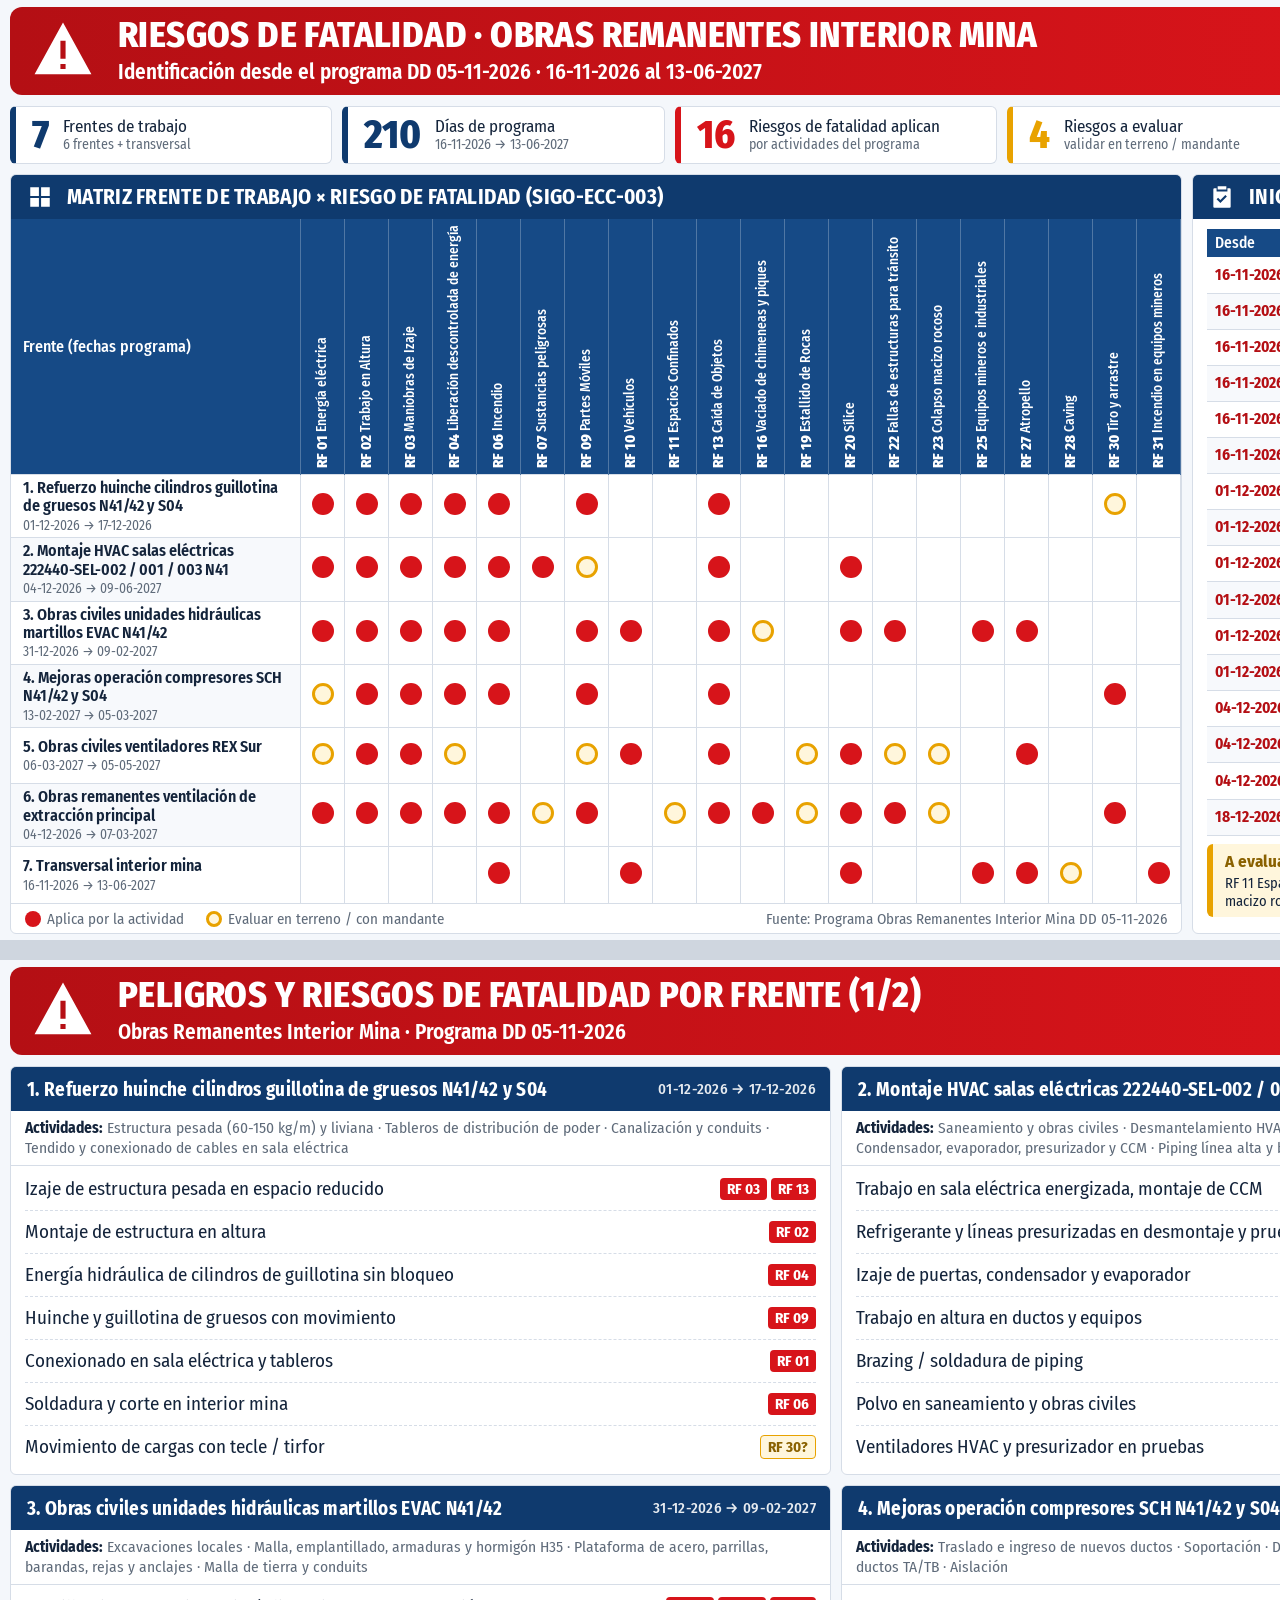
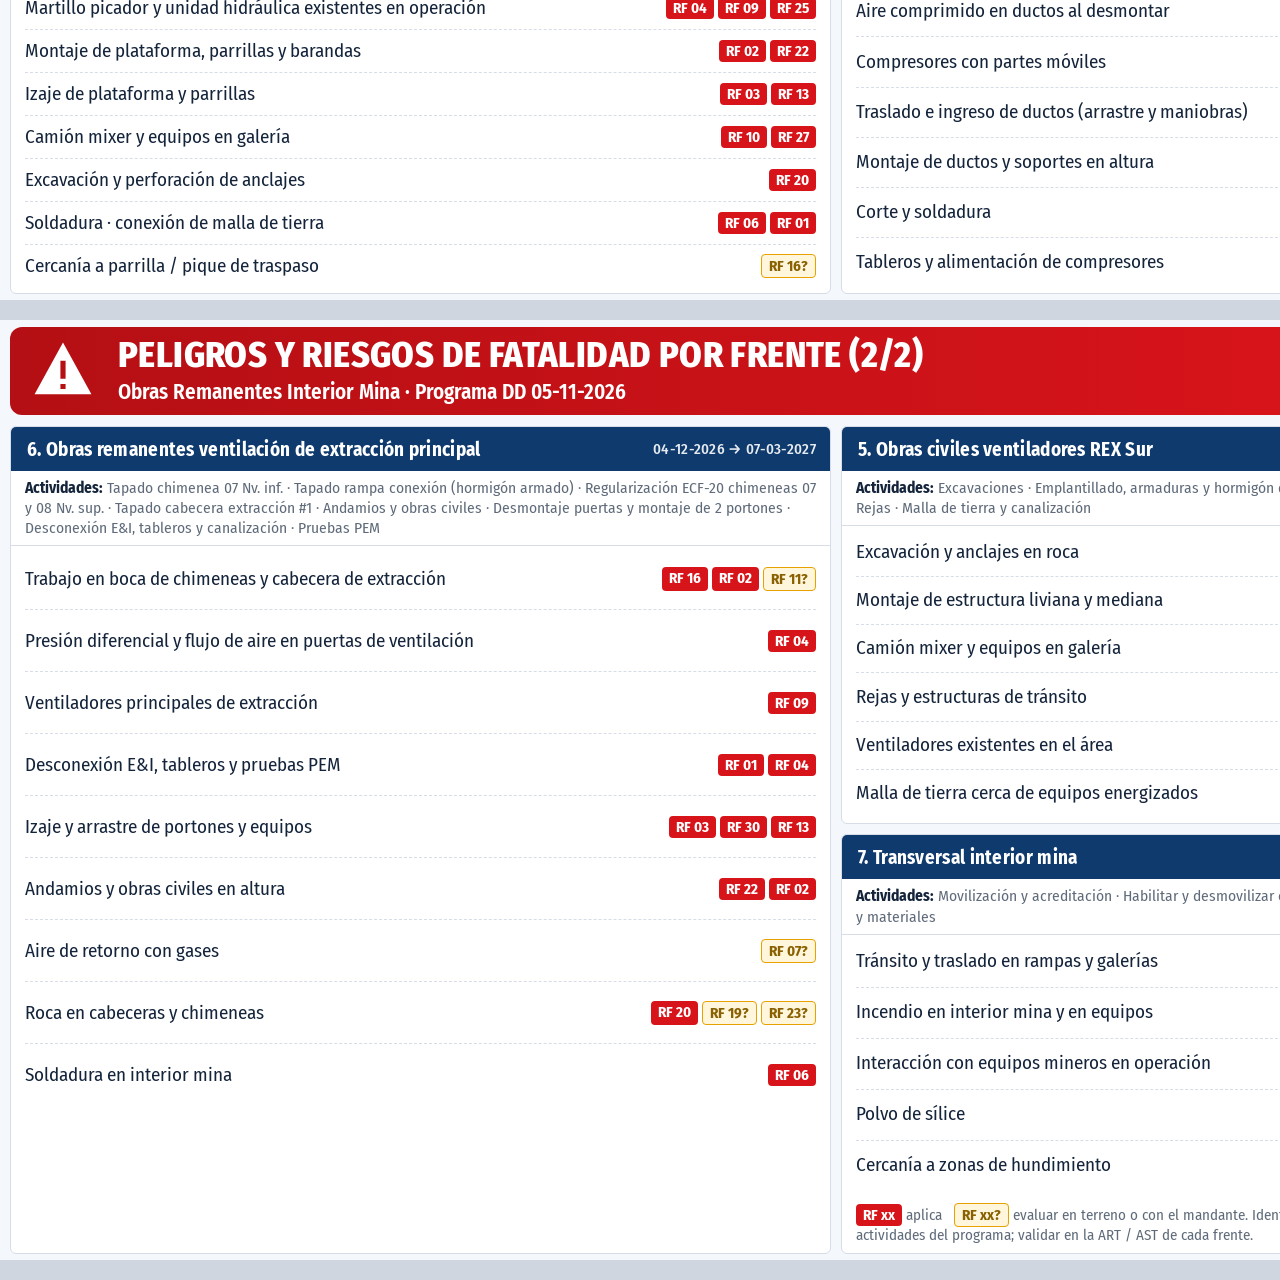
<file: riesgos-fatalidad-obras-remanentes-interior-mina.html>
<!DOCTYPE html>
<html lang="es">
<head>
<meta charset="UTF-8">
<title>RF Obras Remanentes Interior Mina</title>
<link href="https://fonts.googleapis.com/css2?family=Fira+Sans+Condensed:wght@400;500;600;700;800&display=swap" rel="stylesheet">
<style>
  :root{--navy:#0f3a6e;--navy2:#164a86;--red:#d7141a;--red2:#b40f14;--green:#1f9a3a;--amber:#e8a200;--ink:#14243b;--muted:#5f6b7a;--line:#d6dde7;--soft:#eef3f9;--bg:#f4f7fb}
  *{box-sizing:border-box;margin:0;padding:0}
  body{background:#cfd6df;font-family:"Fira Sans Condensed","Liberation Sans",Arial,sans-serif;color:var(--ink)}
  .slide{width:1672px;height:940px;background:var(--bg);padding:6px 10px;display:flex;flex-direction:column;margin:0 auto 20px;overflow:hidden}
  .top{display:grid;grid-template-columns:1282px 1fr;align-items:center;height:90px;flex:none}
  .banner{background:linear-gradient(90deg,var(--red2),var(--red));border-radius:12px;height:88px;display:flex;align-items:center;gap:24px;padding-left:22px;color:#fff}
  .banner svg{width:62px;height:62px;fill:#fff;flex:none}
  .banner h1{font-size:36px;font-weight:800;letter-spacing:.4px;line-height:1}
  .banner p{font-size:21px;font-weight:600;margin-top:6px}
  .logo{text-align:center;font-size:50px;font-weight:800;letter-spacing:-1px;transform:scaleX(.86)}
  .logo .a{color:var(--red)}.logo .b{color:#4a4a4a}.logo sup{font-size:14px;color:#444}

  .kpis{display:grid;grid-template-columns:repeat(5,1fr);gap:10px;margin:10px 0;flex:none}
  .kpi{background:#fff;border-radius:6px;border:1px solid var(--line);border-left:6px solid var(--navy);padding:8px 16px;display:flex;align-items:center;gap:14px}
  .kpi b{font-size:40px;font-weight:800;line-height:1}
  .kpi span{font-size:17px;line-height:1.15}
  .kpi small{display:block;font-size:14px;color:var(--muted)}

  .main{flex:1;display:grid;grid-template-columns:1fr 470px;gap:10px;min-height:0}
  .card{background:#fff;border-radius:6px;border:1px solid var(--line);overflow:hidden;display:flex;flex-direction:column}
  .head{height:44px;flex:none;display:flex;align-items:center;gap:14px;padding-left:16px;color:#fff;background:var(--navy);font-size:21px;font-weight:700;letter-spacing:.3px}
  .head.red{background:linear-gradient(90deg,var(--red2),var(--red))}
  .head svg{width:26px;height:26px;fill:#fff}

  /* Matriz */
  table.mx{border-collapse:collapse;width:100%}
  .mx th{background:var(--navy2);color:#fff;font-weight:500;border-right:1px solid #ffffff40}
  .mx th.rf{height:138px;width:44px;padding:0;vertical-align:bottom}
  .mx th.rf div{writing-mode:vertical-rl;transform:rotate(180deg);font-size:13.5px;line-height:1.05;padding:6px 0;margin:0 auto;white-space:nowrap}
  .mx th.rf div b{font-weight:800;font-size:15px}
  .mx th.rf.alert{background:var(--amber)}.mx th.rf.done{background:var(--green)}
  .mx th.fr{text-align:left;padding:0 12px;font-size:16px}
  .mx td{border-top:1px solid var(--line);border-right:1px solid var(--line);text-align:center;height:56px;font-size:15px}
  .mx td.fr{text-align:left;padding:4px 12px;font-size:16px;line-height:1.15;font-weight:600}
  .mx td.fr small{display:block;font-weight:400;color:var(--muted);font-size:13.5px;margin-top:2px}
  .mx tr:nth-child(even) td.fr{background:#f7f9fc}
  .dot{display:inline-block;width:22px;height:22px;border-radius:50%}
  .dot.a{background:var(--red)}
  .dot.e{border:3px solid var(--amber);background:#fff6dc}
  .legend{display:flex;gap:22px;align-items:center;font-size:15px;color:var(--muted);padding:6px 14px;border-top:1px solid var(--line);margin-top:auto}
  .legend .dot{width:16px;height:16px;vertical-align:-3px;margin-right:6px}

  /* Alertas */
  .alerts{padding:10px 14px;display:flex;flex-direction:column;gap:8px;overflow:hidden}
  .al{border-left:6px solid var(--red);background:#fdeceb;border-radius:6px;padding:7px 12px}
  .al.e{border-color:var(--amber);background:#fff6dc}
  .al.ok{border-color:var(--green);background:#e9f6ec}
  .al.ok h4{color:#167a2d}
  .al h4{font-size:17px;font-weight:700;color:var(--red2);display:flex;justify-content:space-between;gap:8px}
  .al.e h4{color:#8a6100}
  .al h4 span{font-weight:600;color:var(--ink);font-size:14.5px;white-space:nowrap}
  .al p{font-size:14.5px;line-height:1.25;margin-top:2px}
  table.ex{width:100%;border-collapse:collapse;font-size:15.5px}
  .ex th{background:var(--navy2);color:#fff;font-weight:500;padding:5px 8px;text-align:left}
  .ex td{padding:0 8px;height:36px;border-bottom:1px solid var(--line)}
  .ex td.d{font-weight:700;color:var(--red2);white-space:nowrap}
  .ex tr:nth-child(even) td{background:#f7f9fc}
  .ex td:last-child{white-space:nowrap;font-size:14.5px}

  /* Detalle */
  .grid2{flex:1;display:grid;grid-template-columns:1fr 1fr;gap:10px;margin-top:10px;min-height:0}
  .fc .head{justify-content:space-between;padding-right:14px;font-size:19px}
  .fc .head small{font-size:15px;font-weight:500;opacity:.9}
  .fc .act{font-size:15.5px;color:var(--muted);padding:7px 14px;border-bottom:1px solid var(--line);line-height:1.3}
  .fc .act b{color:var(--ink)}
  .fc ul{list-style:none;padding:2px 14px 6px;flex:1;display:flex;flex-direction:column}
  .fc li{flex:1;max-height:62px;display:flex;justify-content:space-between;align-items:center;gap:10px;padding:4px 0;border-bottom:1px dashed var(--line);font-size:19px;line-height:1.2}
  .fc li:last-child{border-bottom:0}
  .chips{display:flex;gap:4px;flex:none}
  .chip{font-size:15px;font-weight:700;border-radius:4px;padding:2px 7px;color:#fff;background:var(--red);white-space:nowrap}
  .chip.e{background:#fff6dc;color:#8a6100;border:1.5px solid var(--amber)}
  .span2{grid-row:span 2}
  .note{font-size:15px;color:var(--muted);padding:8px 14px;line-height:1.35}
</style>
</head>
<body>

<!-- ============ SLIDE 1: MATRIZ ============ -->
<section class="slide" id="s1">
  <div class="top">
    <div class="banner">
      <svg viewBox="0 0 24 24"><path d="M12 1 23 21H1zm-1 7v7h2V8zm0 9v2h2v-2z"/></svg>
      <div><h1>RIESGOS DE FATALIDAD · OBRAS REMANENTES INTERIOR MINA</h1><p>Identificación desde el programa DD 05-11-2026 · 16-11-2026 al 13-06-2027</p></div>
    </div>
    <div class="logo"><span class="a">SALFA</span><span class="b">MONTAJES</span><sup>®</sup></div>
  </div>
  <div class="kpis" id="kpis"></div>
  <div class="main">
    <div class="card">
      <div class="head"><svg viewBox="0 0 24 24"><path d="M3 3h8v8H3zm10 0h8v8h-8zM3 13h8v8H3zm10 0h8v8h-8z"/></svg>MATRIZ FRENTE DE TRABAJO × RIESGO DE FATALIDAD (SIGO-ECC-003)</div>
      <table class="mx" id="mx"></table>
      <div class="legend"><span><span class="dot a"></span>Aplica por la actividad</span><span><span class="dot e"></span>Evaluar en terreno / con mandante</span><span style="margin-left:auto">Fuente: Programa Obras Remanentes Interior Mina DD 05-11-2026</span></div>
    </div>
    <div class="card">
      <div class="head"><svg viewBox="0 0 24 24"><path d="M8 2h8v3H8zM5 4h2v3h10V4h2a1 1 0 0 1 1 1v16a1 1 0 0 1-1 1H5a1 1 0 0 1-1-1V5a1 1 0 0 1 1-1zm5.5 13.5 6-6-1.4-1.4-4.6 4.6-2.1-2.1-1.4 1.4z"/></svg>INICIO DE EXPOSICIÓN SEGÚN PROGRAMA</div>
      <div class="alerts" id="alerts"></div>
    </div>
  </div>
</section>

<!-- ============ SLIDE 2: DETALLE 1-4 ============ -->
<section class="slide" id="s2">
  <div class="top">
    <div class="banner">
      <svg viewBox="0 0 24 24"><path d="M12 1 23 21H1zm-1 7v7h2V8zm0 9v2h2v-2z"/></svg>
      <div><h1>PELIGROS Y RIESGOS DE FATALIDAD POR FRENTE (1/2)</h1><p>Obras Remanentes Interior Mina · Programa DD 05-11-2026</p></div>
    </div>
    <div class="logo"><span class="a">SALFA</span><span class="b">MONTAJES</span><sup>®</sup></div>
  </div>
  <div class="grid2" id="g1"></div>
</section>

<!-- ============ SLIDE 3: DETALLE 5-7 ============ -->
<section class="slide" id="s3">
  <div class="top">
    <div class="banner">
      <svg viewBox="0 0 24 24"><path d="M12 1 23 21H1zm-1 7v7h2V8zm0 9v2h2v-2z"/></svg>
      <div><h1>PELIGROS Y RIESGOS DE FATALIDAD POR FRENTE (2/2)</h1><p>Obras Remanentes Interior Mina · Programa DD 05-11-2026</p></div>
    </div>
    <div class="logo"><span class="a">SALFA</span><span class="b">MONTAJES</span><sup>®</sup></div>
  </div>
  <div class="grid2" id="g2"></div>
</section>

<script>
// Riesgos de fatalidad (SIGO-ECC-003)
const RF = {
  1:['Energía eléctrica'], 2:['Trabajo en Altura'], 3:['Maniobras de Izaje'],
  4:['Liberación descontrolada de energía'], 6:['Incendio'], 7:['Sustancias peligrosas'],
  9:['Partes Móviles'], 10:['Vehículos'], 11:['Espacios Confinados'],
  13:['Caída de Objetos'], 16:['Vaciado de chimeneas y piques'], 19:['Estallido de Rocas'],
  20:['Sílice'], 22:['Fallas de estructuras para tránsito'], 23:['Colapso macizo rocoso'],
  25:['Equipos mineros e industriales'], 27:['Atropello'], 28:['Caving'],
  30:['Tiro y arrastre'], 31:['Incendio en equipos mineros']
};
const COLS = Object.keys(RF).map(Number);

// Frentes del programa. p = [peligro, [RF aplica], [RF evaluar]]
const F = [
 {id:1, n:'Refuerzo huinche cilindros guillotina de gruesos N41/42 y S04', d:'01-12-2026 → 17-12-2026',
  act:'Estructura pesada (60-150 kg/m) y liviana · Tableros de distribución de poder · Canalización y conduits · Tendido y conexionado de cables en sala eléctrica',
  p:[['Izaje de estructura pesada en espacio reducido',[3,13]],
     ['Montaje de estructura en altura',[2]],
     ['Energía hidráulica de cilindros de guillotina sin bloqueo',[4]],
     ['Huinche y guillotina de gruesos con movimiento',[9]],
     ['Conexionado en sala eléctrica y tableros',[1]],
     ['Soldadura y corte en interior mina',[6]],
     ['Movimiento de cargas con tecle / tirfor',[],[30]]]},
 {id:2, n:'Montaje HVAC salas eléctricas 222440-SEL-002 / 001 / 003 N41', d:'04-12-2026 → 09-06-2027',
  act:'Saneamiento y obras civiles · Desmantelamiento HVAC y ductos · Desmontaje y montaje de puertas · Condensador, evaporador, presurizador y CCM · Piping línea alta y baja · TICA-FO · Pruebas con presurizador',
  p:[['Trabajo en sala eléctrica energizada, montaje de CCM',[1]],
     ['Refrigerante y líneas presurizadas en desmontaje y pruebas',[4,7]],
     ['Izaje de puertas, condensador y evaporador',[3,13]],
     ['Trabajo en altura en ductos y equipos',[2]],
     ['Brazing / soldadura de piping',[6]],
     ['Polvo en saneamiento y obras civiles',[20]],
     ['Ventiladores HVAC y presurizador en pruebas',[],[9]]]},
 {id:3, n:'Obras civiles unidades hidráulicas martillos EVAC N41/42', d:'31-12-2026 → 09-02-2027',
  act:'Excavaciones locales · Malla, emplantillado, armaduras y hormigón H35 · Plataforma de acero, parrillas, barandas, rejas y anclajes · Malla de tierra y conduits',
  p:[['Martillo picador y unidad hidráulica existentes en operación',[4,9,25]],
     ['Montaje de plataforma, parrillas y barandas',[2,22]],
     ['Izaje de plataforma y parrillas',[3,13]],
     ['Camión mixer y equipos en galería',[10,27]],
     ['Excavación y perforación de anclajes',[20]],
     ['Soldadura · conexión de malla de tierra',[6,1]],
     ['Cercanía a parrilla / pique de traspaso',[],[16]]]},
 {id:4, n:'Mejoras operación compresores SCH N41/42 y S04', d:'13-02-2027 → 05-03-2027',
  act:'Traslado e ingreso de nuevos ductos · Soportación · Desmontaje ductos existentes TA/TB · Montaje nuevos ductos TA/TB · Aislación',
  p:[['Aire comprimido en ductos al desmontar',[4]],
     ['Compresores con partes móviles',[9]],
     ['Traslado e ingreso de ductos (arrastre y maniobras)',[30,3,13]],
     ['Montaje de ductos y soportes en altura',[2]],
     ['Corte y soldadura',[6]],
     ['Tableros y alimentación de compresores',[],[1]]]},
 {id:5, n:'Obras civiles ventiladores REX Sur', d:'06-03-2027 → 05-05-2027',
  act:'Excavaciones · Emplantillado, armaduras y hormigón de fundaciones · Estructura liviana y mediana · Anclajes · Rejas · Malla de tierra y canalización',
  p:[['Excavación y anclajes en roca',[20],[19,23]],
     ['Montaje de estructura liviana y mediana',[2,3,13]],
     ['Camión mixer y equipos en galería',[10,27]],
     ['Rejas y estructuras de tránsito',[],[22]],
     ['Ventiladores existentes en el área',[],[9,4]],
     ['Malla de tierra cerca de equipos energizados',[],[1]]]},
 {id:6, n:'Obras remanentes ventilación de extracción principal', d:'04-12-2026 → 07-03-2027',
  act:'Tapado chimenea 07 Nv. inf. · Tapado rampa conexión (hormigón armado) · Regularización ECF-20 chimeneas 07 y 08 Nv. sup. · Tapado cabecera extracción #1 · Andamios y obras civiles · Desmontaje puertas y montaje de 2 portones · Desconexión E&I, tableros y canalización · Pruebas PEM',
  p:[['Trabajo en boca de chimeneas y cabecera de extracción',[16,2],[11]],
     ['Presión diferencial y flujo de aire en puertas de ventilación',[4]],
     ['Ventiladores principales de extracción',[9]],
     ['Desconexión E&I, tableros y pruebas PEM',[1,4]],
     ['Izaje y arrastre de portones y equipos',[3,30,13]],
     ['Andamios y obras civiles en altura',[22,2]],
     ['Aire de retorno con gases',[],[7]],
     ['Roca en cabeceras y chimeneas',[20],[19,23]],
     ['Soldadura en interior mina',[6]]]},
 {id:7, n:'Transversal interior mina', d:'16-11-2026 → 13-06-2027',
  act:'Movilización y acreditación · Habilitar y desmovilizar estándar de sitio en cada frente · Traslados de personal y materiales',
  p:[['Tránsito y traslado en rampas y galerías',[10,27]],
     ['Incendio en interior mina y en equipos',[6,31]],
     ['Interacción con equipos mineros en operación',[25]],
     ['Polvo de sílice',[20]],
     ['Cercanía a zonas de hundimiento',[],[28]]]}
];

// ===== Cálculos =====
const pad=n=>String(n).padStart(2,'0');
F.forEach(f=>{f.A=new Set();f.E=new Set();f.p.forEach(([_,a,e])=>{a.forEach(x=>f.A.add(x));(e||[]).forEach(x=>f.E.add(x))});f.A.forEach(x=>f.E.delete(x))});
const allA=new Set(F.flatMap(f=>[...f.A])), allE=new Set(F.flatMap(f=>[...f.E]).filter(x=>!allA.has(x)));


// KPIs
document.getElementById('kpis').innerHTML=[
  [7,'Frentes de trabajo','6 frentes + transversal','var(--navy)'],
  [210,'Días de programa','16-11-2026 → 13-06-2027','var(--navy)'],
  [allA.size,'Riesgos de fatalidad aplican','por actividades del programa','var(--red)'],
  [allE.size,'Riesgos a evaluar','validar en terreno / mandante','var(--amber)'],
  [10,'Entregas de área','30-11-2026 → 09-04-2027','var(--navy)']
].map(([v,t,s,c])=>`<div class="kpi" style="border-left-color:${c}"><b style="color:${c}">${v}</b><span>${t}<small>${s}</small></span></div>`).join('');

// Matriz
document.getElementById('mx').innerHTML=`<thead><tr><th class="fr">Frente (fechas programa)</th>${COLS.map(c=>`<th class="rf"><div><b>RF ${pad(c)}</b> ${RF[c][0]}</div></th>`).join('')}</tr></thead><tbody>`+
 F.map(f=>`<tr><td class="fr">${f.id}. ${f.n}<small>${f.d}</small></td>${COLS.map(c=>`<td>${f.A.has(c)?'<span class="dot a"></span>':f.E.has(c)?'<span class="dot e"></span>':''}</td>`).join('')}</tr>`).join('')+'</tbody>';

// Inicio de exposición por RF (fecha de inicio del primer frente donde aplica, según programa)
const pd=s=>{const [d,m,y]=s.split('-');return +(y+m+d)};
const OVR={30:['18-12-2026']};
const EXP=[...allA].map(c=>{const fs=F.filter(f=>f.A.has(c)).sort((a,b)=>a.id-b.id);
  const d=OVR[c]?OVR[c][0]:fs.map(f=>f.d.split(' ')[0]).sort((a,b)=>pd(a)-pd(b))[0];return {c,d,ids:fs.map(f=>f.id)}})
  .sort((a,b)=>pd(a.d)-pd(b.d)||a.c-b.c);
document.getElementById('alerts').innerHTML='<table class="ex"><thead><tr><th>Desde</th><th>Riesgo de fatalidad</th><th>Frentes</th></tr></thead><tbody>'+
  EXP.map(e=>`<tr><td class="d">${e.d}</td><td><b>RF ${pad(e.c)}</b> ${RF[e.c][0]}</td><td>${e.ids.join(', ')}</td></tr>`).join('')+'</tbody></table>'+
  `<div class="al e"><h4>A evaluar en terreno / con mandante</h4><p>${[...allE].sort((a,b)=>a-b).map(c=>`RF ${pad(c)} ${RF[c][0]}`).join(' · ')}</p></div>`;

// Detalle
const chips=(a,e)=>a.map(x=>`<span class="chip">RF ${pad(x)}</span>`).join('')+(e||[]).map(x=>`<span class="chip e">RF ${pad(x)}?</span>`).join('');
const card=f=>`<div class="card fc ${f.id===6?'span2':''}"><div class="head"><span>${f.id}. ${f.n}</span><small>${f.d}</small></div><div class="act"><b>Actividades:</b> ${f.act}</div><ul>${f.p.map(([t,a,e])=>`<li><span>${t}</span><span class="chips">${chips(a,e)}</span></li>`).join('')}</ul></div>`;
document.getElementById('g1').innerHTML=F.slice(0,4).map(card).join('');
document.getElementById('g2').innerHTML=card(F[5])+card(F[4])+card(F[6]).replace('</ul></div>','</ul><div class="note"><span class="chip">RF xx</span> aplica &nbsp; <span class="chip e">RF xx?</span> evaluar en terreno o con el mandante. Identificación preliminar basada en el nombre y alcance de las actividades del programa; validar en la ART / AST de cada frente.</div></div>');
</script>
</body>
</html>
</file>
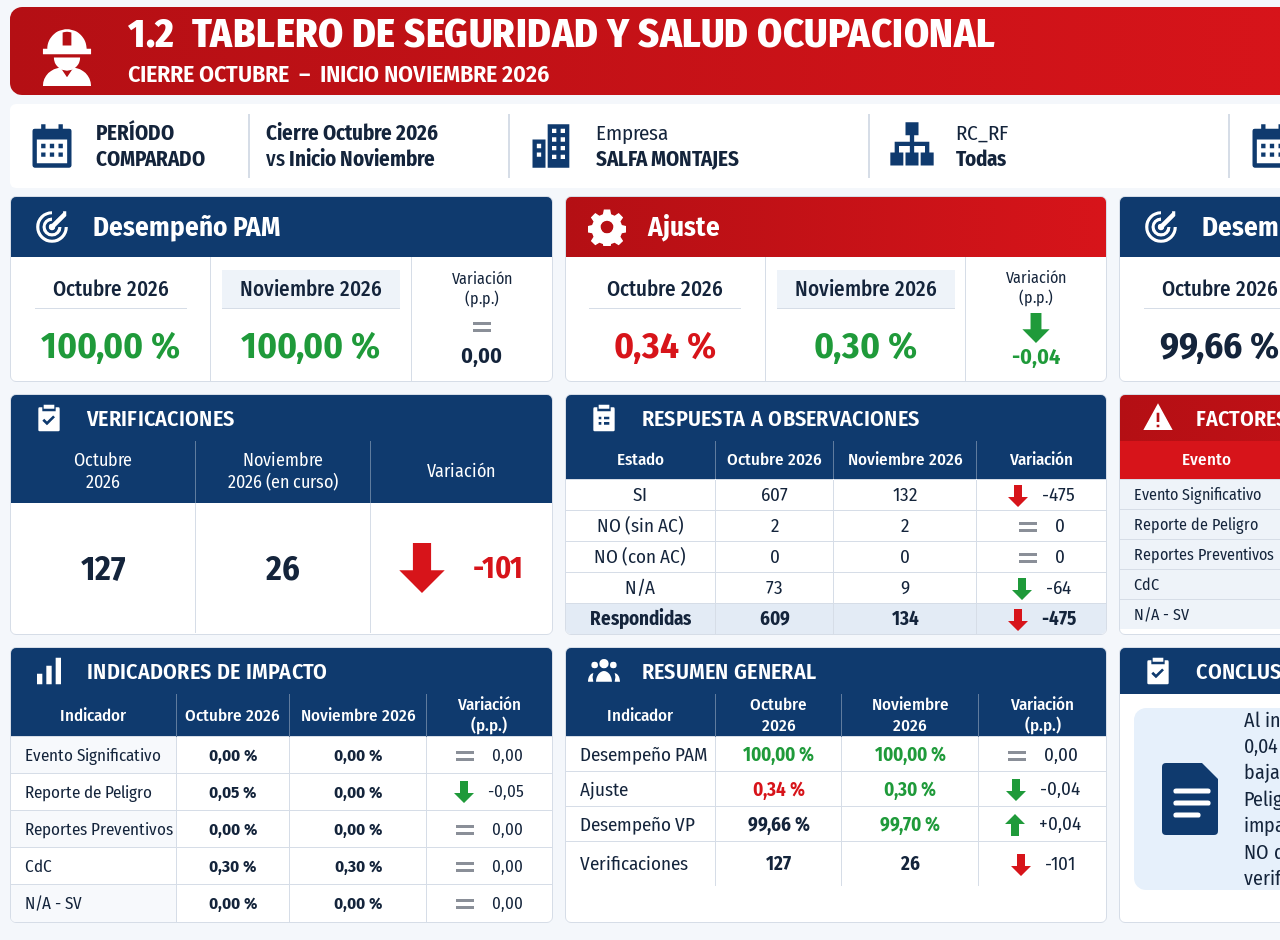
<file: tablero-sso-oct-nov-2026.html>
<!DOCTYPE html>
<html lang="es">
<head>
<meta charset="UTF-8">
<title>Tablero SSO Oct–Nov 2026</title>
<link href="https://fonts.googleapis.com/css2?family=Fira+Sans+Condensed:wght@400;500;600;700;800&display=swap" rel="stylesheet">
<style>
  :root {
    --navy: #0f3a6e; --navy2: #164a86; --red: #d7141a; --red2: #b40f14;
    --green: #1f9a3a; --gray: #8a8f98; --ink: #14243b; --line: #d6dde7;
    --soft: #eef3f9; --soft2: #e3ebf5; --bg: #f4f7fb;
  }
  * { box-sizing: border-box; margin: 0; padding: 0; }
  body { width: 1672px; height: 940px; background: var(--bg); font-family: "Fira Sans Condensed", "Liberation Sans", Arial, sans-serif; color: var(--ink); padding: 6px 10px; }
  .top { display: grid; grid-template-columns: 1282px 1fr; gap: 0; align-items: center; height: 90px; }
  .banner { background: linear-gradient(90deg, var(--red2), var(--red)); border-radius: 12px; height: 88px; display: flex; align-items: center; gap: 26px; padding-left: 22px; color: #fff; }
  .banner h1 { font-size: 40px; font-weight: 800; letter-spacing: .5px; line-height: 1; }
  .banner p { font-size: 24px; font-weight: 600; margin-top: 6px; }
  .logo { text-align: center; font-size: 50px; font-weight: 800; letter-spacing: -1px; transform: scaleX(.86); }
  .logo .a { color: var(--red); } .logo .b { color: #4a4a4a; } .logo sup { font-size: 14px; color: #444; }

  .info { display: grid; grid-template-columns: 240px 260px 360px 360px 1fr; height: 84px; margin: 8px 0 8px; background: #fff; border-radius: 6px; align-items: center; }
  .info > div { display: flex; align-items: center; gap: 18px; padding: 0 16px; font-size: 21px; border-right: 2px solid var(--line); height: 64px; }
  .info > div:last-child { border-right: 0; }
  .info b { font-weight: 700; }
  .ic { width: 52px; height: 52px; flex: none; fill: var(--navy); }

  .grid { display: grid; grid-template-columns: repeat(3, 1fr); gap: 12px 12px; }
  .card { background: #fff; border-radius: 6px; overflow: hidden; border: 1px solid var(--line); }
  .head { height: 60px; display: flex; align-items: center; gap: 22px; padding-left: 22px; color: #fff; background: var(--navy); font-size: 27px; font-weight: 700; }
  .head.red { background: linear-gradient(90deg, var(--red2), var(--red)); }
  .head.sm { height: 46px; font-size: 22px; font-weight: 600; letter-spacing: .3px; }
  .head svg { width: 38px; height: 38px; fill: #fff; flex: none; }
  .head.sm svg { width: 32px; height: 32px; }

  .kpi { display: grid; grid-template-columns: 1fr 1fr 140px; height: 124px; }
  .kpi > div { display: flex; flex-direction: column; align-items: center; justify-content: center; border-right: 1px solid var(--line); }
  .kpi > div:last-child { border-right: 0; }
  .kpi .lbl { font-size: 21px; font-weight: 500; padding: 6px 18px; border-bottom: 1px solid var(--line); margin-bottom: 14px; }
  .kpi .mid .lbl { background: var(--soft); }
  .kpi .val { font-size: 37px; font-weight: 700; }
  .kpi .varl { font-size: 16px; text-align: center; line-height: 1.2; margin-bottom: 6px; }
  .kpi .varv { font-size: 22px; font-weight: 700; }

  .black { color: var(--ink); } .r { color: var(--red); } .g { color: var(--green); } .n { color: var(--ink); }
  .arr { display: inline-block; width: 28px; height: 30px; vertical-align: middle; }
  .arr.big { width: 46px; height: 50px; }
  .eq { display: inline-block; width: 18px; height: 10px; border-top: 3px solid var(--gray); border-bottom: 3px solid var(--gray); vertical-align: middle; }

  table { width: 100%; border-collapse: collapse; }
  th { background: var(--navy); color: #fff; font-weight: 500; font-size: 17px; height: 38px; border-right: 1px solid #ffffff55; }
  .redt th { background: var(--red); }
  td { font-size: 19px; height: 31px; text-align: center; border-top: 1px solid var(--line); border-right: 1px solid var(--line); }
  td:last-child, th:last-child { border-right: 0; }
  td.l { text-align: left; padding-left: 14px; }
  td .arr { width: 20px; height: 22px; margin-right: 14px; }
  td .eq { margin-right: 18px; }
  td.v { white-space: nowrap; }
  tr.tot td { background: var(--soft2); font-weight: 700; }
  .f tbody td { font-size: 16px; height: 30px; } .redt.f td.l { background: var(--soft); } .stripe.f tbody td { font-size: 17px; height: 37px; }
  td.b { font-weight: 700; }
  .stripe tbody tr:nth-child(odd) td.l { background: #f7f9fc; }

  .verif { display: grid; grid-template-columns: 185px 175px 1fr; }
  .verif .h { background: var(--navy); color: #fff; font-size: 18px; text-align: center; height: 62px; display: flex; align-items: center; justify-content: center; line-height: 1.2; border-right: 1px solid #ffffff55; }
  .verif .c { height: 130px; display: flex; align-items: center; justify-content: center; font-size: 34px; font-weight: 700; border-right: 1px solid var(--line); gap: 28px; }
  .verif .c:last-child { border-right: 0; }

  .concl { padding: 14px; height: 210px; }
  .concl .box { background: #e6f0fb; border-radius: 12px; height: 100%; display: flex; align-items: center; gap: 22px; padding: 0 22px 0 28px; }
  .concl svg { width: 60px; height: 72px; flex: none; }
  .concl p { font-size: 20px; line-height: 1.32; }
</style>
</head>
<body>
<svg width="0" height="0" style="position:absolute">
  <defs>
    <symbol id="up" viewBox="0 0 20 22"><path d="M10 0 L20 10 H14 V22 H6 V10 H0 Z"/></symbol>
    <symbol id="down" viewBox="0 0 20 22"><path d="M6 0 H14 V12 H20 L10 22 L0 12 H6 Z"/></symbol>
  </defs>
</svg>

<div class="top">
  <div class="banner">
    <svg viewBox="0 0 64 64" width="70" height="70" fill="#fff"><path d="M14 30c0-10 8-18 18-18s18 8 18 18h4v5H10v-5h4zm14-15v12h8V15a14 14 0 0 0-8 0z"/><path d="M20 38h24a12 12 0 0 1-24 0z"/><path d="M10 64c0-10 8-16 16-17l6 9 6-9c8 1 16 7 16 17z"/></svg>
    <div><h1>1.2&nbsp; TABLERO DE SEGURIDAD Y SALUD OCUPACIONAL</h1><p>CIERRE OCTUBRE &nbsp;–&nbsp; INICIO NOVIEMBRE 2026</p></div>
  </div>
  <div class="logo"><span class="a">SALFA</span><span class="b">MONTAJES</span><sup>®</sup></div>
</div>

<div class="info">
  <div><svg class="ic" viewBox="0 0 24 24"><path d="M7 2h2v2h6V2h2v2h3a1 1 0 0 1 1 1v16a1 1 0 0 1-1 1H4a1 1 0 0 1-1-1V5a1 1 0 0 1 1-1h3zM5 9v11h14V9zm2 2h2v2H7zm4 0h2v2h-2zm4 0h2v2h-2zm-8 4h2v2H7zm4 0h2v2h-2zm4 0h2v2h-2z"/></svg><b>PERÍODO<br>COMPARADO</b></div>
  <div><b>Cierre Octubre 2026<br><span style="font-weight:500">vs</span> Inicio Noviembre</b></div>
  <div><svg class="ic" viewBox="0 0 24 24"><path d="M10 2h10v20H10zm2 2v2h2V4zm4 0v2h2V4zm-4 4v2h2V8zm4 0v2h2V8zm-4 4v2h2v-2zm4 0v2h2v-2zm-4 4v2h2v-2zm4 0v2h2v-2zM3 9h6v13H3zm2 2v2h2v-2zm0 4v2h2v-2z"/></svg><span>Empresa<br><b>SALFA MONTAJES</b></span></div>
  <div><svg class="ic" viewBox="0 0 24 24"><path d="M9 1h6v6h-2v3h7v5h2v6h-6v-6h2v-3h-5v3h2v6H9v-6h2v-3H6v3h2v6H2v-6h2v-5h7V7H9z"/></svg><span>RC_RF<br><b>Todas</b></span></div>
  <div><svg class="ic" viewBox="0 0 24 24"><path d="M7 2h2v2h6V2h2v2h3a1 1 0 0 1 1 1v16a1 1 0 0 1-1 1H4a1 1 0 0 1-1-1V5a1 1 0 0 1 1-1h3zM5 9v11h14V9zm2 2h2v2H7zm4 0h2v2h-2zm4 0h2v2h-2zm-8 4h2v2H7zm4 0h2v2h-2zm4 0h2v2h-2z"/></svg><span>Mes<br><b>Octubre y Noviembre 2026</b></span></div>
</div>

<div class="grid">
  <!-- Fila 1: KPIs -->
  <div class="card">
    <div class="head"><svg viewBox="0 0 24 24"><path d="M12 2a10 10 0 1 0 10 10h-2a8 8 0 1 1-8-8zm0 4a6 6 0 1 0 6 6h-2a4 4 0 1 1-4-4zm0 4a2 2 0 1 0 2 2l7-7V2h-2v1z"/></svg>Desempeño PAM</div>
    <div class="kpi">
      <div><span class="lbl">Octubre 2026</span><span class="val g">100,00 %</span></div>
      <div class="mid"><span class="lbl">Noviembre 2026</span><span class="val g">100,00 %</span></div>
      <div><span class="varl">Variación<br>(p.p.)</span><span class="eq" style="margin:8px 0 10px"></span><span class="varv n">0,00</span></div>
    </div>
  </div>
  <div class="card">
    <div class="head red"><svg viewBox="0 0 24 24"><path d="M10 1h4l.6 3 2.2.9 2.6-1.7 2.8 2.8-1.7 2.6.9 2.2 3 .6v4l-3 .6-.9 2.2 1.7 2.6-2.8 2.8-2.6-1.7-2.2.9-.6 3h-4l-.6-3-2.2-.9-2.6 1.7-2.8-2.8 1.7-2.6-.9-2.2-3-.6v-4l3-.6.9-2.2-1.7-2.6 2.8-2.8 2.6 1.7 2.2-.9zm2 7a4 4 0 1 0 0 8 4 4 0 0 0 0-8z"/></svg>Ajuste</div>
    <div class="kpi">
      <div><span class="lbl">Octubre 2026</span><span class="val r">0,34 %</span></div>
      <div class="mid"><span class="lbl">Noviembre 2026</span><span class="val g">0,30 %</span></div>
      <div><span class="varl">Variación<br>(p.p.)</span><svg class="arr g" fill="currentColor"><use href="#down"/></svg><span class="varv g">-0,04</span></div>
    </div>
  </div>
  <div class="card">
    <div class="head"><svg viewBox="0 0 24 24"><path d="M12 2a10 10 0 1 0 10 10h-2a8 8 0 1 1-8-8zm0 4a6 6 0 1 0 6 6h-2a4 4 0 1 1-4-4zm0 4a2 2 0 1 0 2 2l7-7V2h-2v1z"/></svg>Desempeño VP</div>
    <div class="kpi">
      <div><span class="lbl">Octubre 2026</span><span class="val black">99,66 %</span></div>
      <div class="mid"><span class="lbl">Noviembre 2026</span><span class="val g">99,70 %</span></div>
      <div><span class="varl">Variación<br>(p.p.)</span><svg class="arr g" fill="currentColor"><use href="#up"/></svg><span class="varv g">+0,04</span></div>
    </div>
  </div>

  <!-- Fila 2 -->
  <div class="card">
    <div class="head sm"><svg viewBox="0 0 24 24"><path d="M8 2h8v3H8zM5 4h2v3h10V4h2a1 1 0 0 1 1 1v16a1 1 0 0 1-1 1H5a1 1 0 0 1-1-1V5a1 1 0 0 1 1-1zm5.5 13.5 6-6-1.4-1.4-4.6 4.6-2.1-2.1-1.4 1.4z"/></svg>VERIFICACIONES</div>
    <div class="verif">
      <div class="h">Octubre<br>2026</div><div class="h">Noviembre<br>2026 (en curso)</div><div class="h" style="border-right:0">Variación</div>
      <div class="c">127</div><div class="c">26</div>
      <div class="c"><svg class="arr big r" fill="currentColor"><use href="#down"/></svg><span class="r" style="font-size:30px">-101</span></div>
    </div>
  </div>
  <div class="card">
    <div class="head sm"><svg viewBox="0 0 24 24"><path d="M8 2h8v3H8zM5 4h2v3h10V4h2a1 1 0 0 1 1 1v16a1 1 0 0 1-1 1H5a1 1 0 0 1-1-1V5a1 1 0 0 1 1-1zm3 7v2h2v-2zm4 0v2h4v-2zm-4 4v2h2v-2zm4 0v2h4v-2z"/></svg>RESPUESTA A OBSERVACIONES</div>
    <table>
      <thead><tr><th style="width:150px">Estado</th><th>Octubre 2026</th><th>Noviembre 2026</th><th style="width:130px">Variación</th></tr></thead>
      <tbody>
        <tr><td>SI</td><td>607</td><td>132</td><td class="v"><svg class="arr r" fill="currentColor"><use href="#down"/></svg>-475</td></tr>
        <tr><td>NO (sin AC)</td><td>2</td><td>2</td><td class="v"><span class="eq"></span>0</td></tr>
        <tr><td>NO (con AC)</td><td>0</td><td>0</td><td class="v"><span class="eq"></span>0</td></tr>
        <tr><td>N/A</td><td>73</td><td>9</td><td class="v"><svg class="arr g" fill="currentColor"><use href="#down"/></svg>-64</td></tr>
        <tr class="tot"><td>Respondidas</td><td>609</td><td>134</td><td class="v"><svg class="arr r" fill="currentColor"><use href="#down"/></svg>-475</td></tr>
      </tbody>
    </table>
  </div>
  <div class="card">
    <div class="head sm red"><svg viewBox="0 0 24 24"><path d="M12 1 23 21H1zm-1 7v7h2V8zm0 9v2h2v-2z"/></svg>FACTORES QUE CASTIGAN EL DESEMPEÑO</div>
    <table class="redt f">
      <thead><tr><th>Evento</th><th>Octubre 2026</th><th>Noviembre 2026</th><th style="width:130px">Variación</th></tr></thead>
      <tbody>
        <tr><td class="l">Evento Significativo</td><td>0</td><td>0</td><td class="v"><span class="eq"></span>0</td></tr>
        <tr><td class="l">Reporte de Peligro</td><td>1</td><td>0</td><td class="v"><svg class="arr g" fill="currentColor"><use href="#down"/></svg>-1</td></tr>
        <tr><td class="l">Reportes Preventivos</td><td>0</td><td>0</td><td class="v"><span class="eq"></span>0</td></tr>
        <tr><td class="l">CdC</td><td>18</td><td>4</td><td class="v"><svg class="arr g" fill="currentColor"><use href="#down"/></svg>-14</td></tr>
        <tr><td class="l">N/A - SV</td><td>73</td><td>9</td><td class="v"><svg class="arr g" fill="currentColor"><use href="#down"/></svg>-64</td></tr>
      </tbody>
    </table>
  </div>

  <!-- Fila 3 -->
  <div class="card">
    <div class="head sm"><svg viewBox="0 0 24 24"><path d="M3 14h4v8H3zm7-6h4v14h-4zm7-6h4v20h-4z"/></svg>INDICADORES DE IMPACTO</div>
    <table class="stripe f">
      <thead><tr><th style="width:165px">Indicador</th><th>Octubre 2026</th><th>Noviembre 2026</th><th style="width:125px">Variación<br>(p.p.)</th></tr></thead>
      <tbody>
        <tr><td class="l">Evento Significativo</td><td class="b">0,00 %</td><td class="b">0,00 %</td><td class="v"><span class="eq"></span>0,00</td></tr>
        <tr><td class="l">Reporte de Peligro</td><td class="b">0,05 %</td><td class="b">0,00 %</td><td class="v"><svg class="arr g" fill="currentColor"><use href="#down"/></svg>-0,05</td></tr>
        <tr><td class="l">Reportes Preventivos</td><td class="b">0,00 %</td><td class="b">0,00 %</td><td class="v"><span class="eq"></span>0,00</td></tr>
        <tr><td class="l">CdC</td><td class="b">0,30 %</td><td class="b">0,30 %</td><td class="v"><span class="eq"></span>0,00</td></tr>
        <tr><td class="l">N/A - SV</td><td class="b">0,00 %</td><td class="b">0,00 %</td><td class="v"><span class="eq"></span>0,00</td></tr>
      </tbody>
    </table>
  </div>
  <div class="card">
    <div class="head sm"><svg viewBox="0 0 24 24"><path d="M12 3a3.5 3.5 0 1 1 0 7 3.5 3.5 0 0 1 0-7zM5 5a2.5 2.5 0 1 1 0 5 2.5 2.5 0 0 1 0-5zm14 0a2.5 2.5 0 1 1 0 5 2.5 2.5 0 0 1 0-5zM6 20c0-4 2.7-8 6-8s6 4 6 8zm-6 0c0-3 1.5-6 4-6.5A9 9 0 0 0 4 20zm24 0h-4a9 9 0 0 0 0-6.5c2.5.5 4 3.5 4 6.5z"/></svg>RESUMEN GENERAL</div>
    <table>
      <thead><tr><th style="width:150px">Indicador</th><th>Octubre<br>2026</th><th>Noviembre<br>2026</th><th style="width:128px">Variación<br>(p.p.)</th></tr></thead>
      <tbody>
        <tr><td class="l" style="height:35px">Desempeño PAM</td><td class="b g">100,00 %</td><td class="b g">100,00 %</td><td class="v"><span class="eq"></span>0,00</td></tr>
        <tr><td class="l" style="height:35px">Ajuste</td><td class="b r">0,34 %</td><td class="b g">0,30 %</td><td class="v"><svg class="arr g" fill="currentColor"><use href="#down"/></svg>-0,04</td></tr>
        <tr><td class="l" style="height:35px">Desempeño VP</td><td class="b">99,66 %</td><td class="b g">99,70 %</td><td class="v"><svg class="arr g" fill="currentColor"><use href="#up"/></svg>+0,04</td></tr>
        <tr><td class="l" style="height:44px">Verificaciones</td><td class="b">127</td><td class="b">26</td><td class="v"><svg class="arr r" fill="currentColor"><use href="#down"/></svg>-101</td></tr>
      </tbody>
    </table>
  </div>
  <div class="card">
    <div class="head sm"><svg viewBox="0 0 24 24"><path d="M8 2h8v3H8zM5 4h2v3h10V4h2a1 1 0 0 1 1 1v16a1 1 0 0 1-1 1H5a1 1 0 0 1-1-1V5a1 1 0 0 1 1-1zm5.5 13.5 6-6-1.4-1.4-4.6 4.6-2.1-2.1-1.4 1.4z"/></svg>CONCLUSIÓN</div>
    <div class="concl"><div class="box">
      <svg viewBox="0 0 30 36"><path d="M2 0h18l8 8v26a2 2 0 0 1-2 2H2a2 2 0 0 1-2-2V2a2 2 0 0 1 2-2z" fill="#0f3a6e"/><path d="M7 14h16M7 20h16M7 26h11" stroke="#fff" stroke-width="2.6" stroke-linecap="round"/></svg>
      <p>Al inicio de noviembre el Desempeño VP sube 0,04 p.p. (99,66 % → 99,70 %) porque el Ajuste baja de 0,34 % a 0,30 %: sin Reportes de Peligro (1 → 0). Las CdC mantienen 0,30 % de impacto. PAM se mantiene en 100,00 % y los NO quedan en 0 con AC. Noviembre suma 26 verificaciones (mes en curso).</p>
    </div></div>
  </div>
</div>
</body>
</html>
</file>
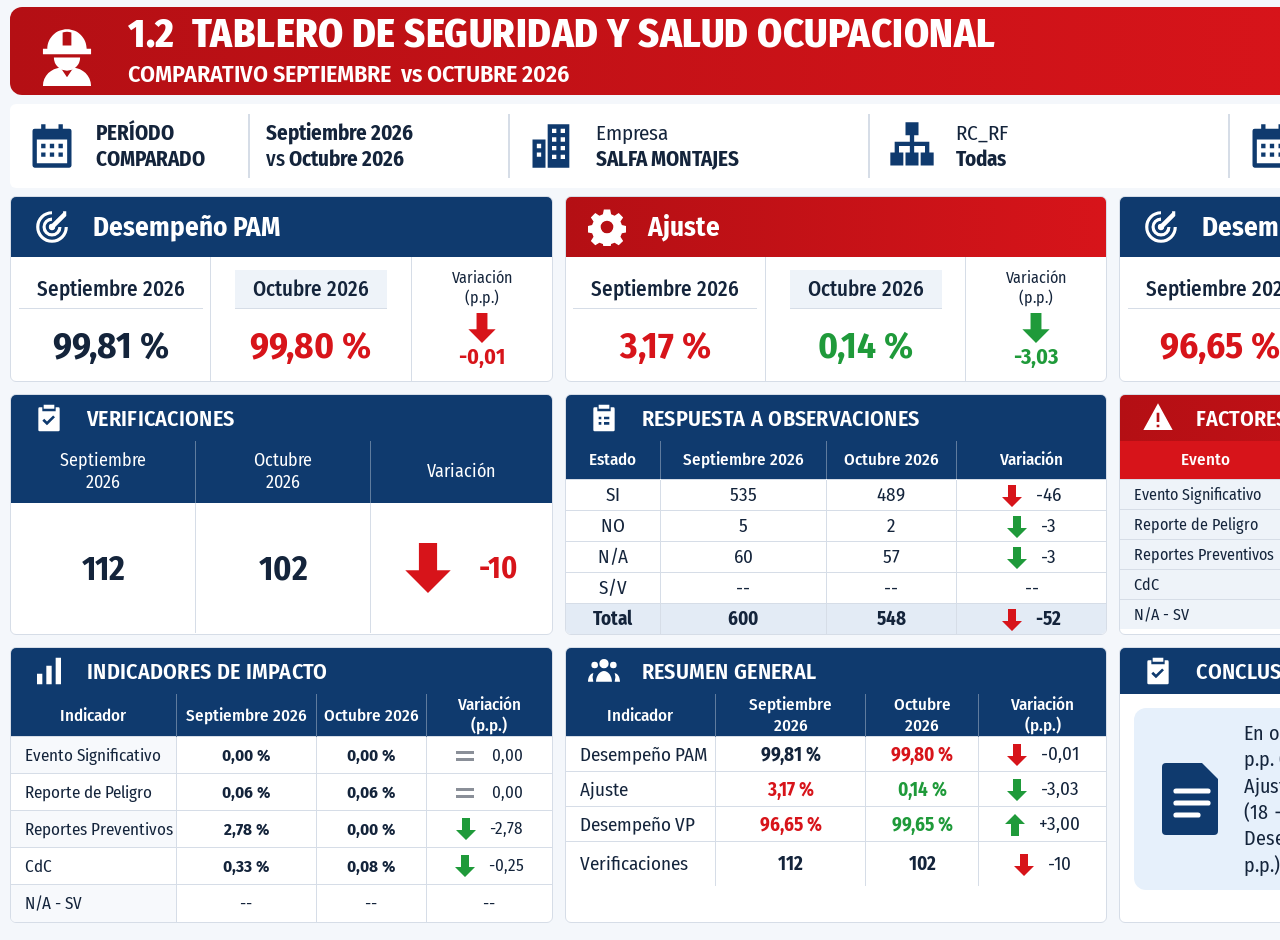
<file: tablero-sso-sep-oct-2026.html>
<!DOCTYPE html>
<html lang="es">
<head>
<meta charset="UTF-8">
<title>Tablero SSO Sep–Oct 2026</title>
<link href="https://fonts.googleapis.com/css2?family=Fira+Sans+Condensed:wght@400;500;600;700;800&display=swap" rel="stylesheet">
<style>
  :root {
    --navy: #0f3a6e; --navy2: #164a86; --red: #d7141a; --red2: #b40f14;
    --green: #1f9a3a; --gray: #8a8f98; --ink: #14243b; --line: #d6dde7;
    --soft: #eef3f9; --soft2: #e3ebf5; --bg: #f4f7fb;
  }
  * { box-sizing: border-box; margin: 0; padding: 0; }
  body { width: 1672px; height: 940px; background: var(--bg); font-family: "Fira Sans Condensed", "Liberation Sans", Arial, sans-serif; color: var(--ink); padding: 6px 10px; }
  .top { display: grid; grid-template-columns: 1282px 1fr; gap: 0; align-items: center; height: 90px; }
  .banner { background: linear-gradient(90deg, var(--red2), var(--red)); border-radius: 12px; height: 88px; display: flex; align-items: center; gap: 26px; padding-left: 22px; color: #fff; }
  .banner h1 { font-size: 40px; font-weight: 800; letter-spacing: .5px; line-height: 1; }
  .banner p { font-size: 24px; font-weight: 600; margin-top: 6px; }
  .logo { text-align: center; font-size: 50px; font-weight: 800; letter-spacing: -1px; transform: scaleX(.86); }
  .logo .a { color: var(--red); } .logo .b { color: #4a4a4a; } .logo sup { font-size: 14px; color: #444; }

  .info { display: grid; grid-template-columns: 240px 260px 360px 360px 1fr; height: 84px; margin: 8px 0 8px; background: #fff; border-radius: 6px; align-items: center; }
  .info > div { display: flex; align-items: center; gap: 18px; padding: 0 16px; font-size: 21px; border-right: 2px solid var(--line); height: 64px; }
  .info > div:last-child { border-right: 0; }
  .info b { font-weight: 700; }
  .ic { width: 52px; height: 52px; flex: none; fill: var(--navy); }

  .grid { display: grid; grid-template-columns: repeat(3, 1fr); gap: 12px 12px; }
  .card { background: #fff; border-radius: 6px; overflow: hidden; border: 1px solid var(--line); }
  .head { height: 60px; display: flex; align-items: center; gap: 22px; padding-left: 22px; color: #fff; background: var(--navy); font-size: 27px; font-weight: 700; }
  .head.red { background: linear-gradient(90deg, var(--red2), var(--red)); }
  .head.sm { height: 46px; font-size: 22px; font-weight: 600; letter-spacing: .3px; }
  .head svg { width: 38px; height: 38px; fill: #fff; flex: none; }
  .head.sm svg { width: 32px; height: 32px; }

  .kpi { display: grid; grid-template-columns: 1fr 1fr 140px; height: 124px; }
  .kpi > div { display: flex; flex-direction: column; align-items: center; justify-content: center; border-right: 1px solid var(--line); }
  .kpi > div:last-child { border-right: 0; }
  .kpi .lbl { font-size: 21px; font-weight: 500; padding: 6px 18px; border-bottom: 1px solid var(--line); margin-bottom: 14px; }
  .kpi .mid .lbl { background: var(--soft); }
  .kpi .val { font-size: 37px; font-weight: 700; }
  .kpi .varl { font-size: 16px; text-align: center; line-height: 1.2; margin-bottom: 6px; }
  .kpi .varv { font-size: 22px; font-weight: 700; }

  .black { color: var(--ink); } .r { color: var(--red); } .g { color: var(--green); } .n { color: var(--ink); }
  .arr { display: inline-block; width: 28px; height: 30px; vertical-align: middle; }
  .arr.big { width: 46px; height: 50px; }
  .eq { display: inline-block; width: 18px; height: 10px; border-top: 3px solid var(--gray); border-bottom: 3px solid var(--gray); vertical-align: middle; }

  table { width: 100%; border-collapse: collapse; }
  th { background: var(--navy); color: #fff; font-weight: 500; font-size: 17px; height: 38px; border-right: 1px solid #ffffff55; }
  .redt th { background: var(--red); }
  td { font-size: 19px; height: 31px; text-align: center; border-top: 1px solid var(--line); border-right: 1px solid var(--line); }
  td:last-child, th:last-child { border-right: 0; }
  td.l { text-align: left; padding-left: 14px; }
  td .arr { width: 20px; height: 22px; margin-right: 14px; }
  td .eq { margin-right: 18px; }
  td.v { white-space: nowrap; }
  tr.tot td { background: var(--soft2); font-weight: 700; }
  .f tbody td { font-size: 16px; height: 30px; } .redt.f td.l { background: var(--soft); } .stripe.f tbody td { font-size: 17px; height: 37px; }
  td.b { font-weight: 700; }
  .stripe tbody tr:nth-child(odd) td.l { background: #f7f9fc; }

  .verif { display: grid; grid-template-columns: 185px 175px 1fr; }
  .verif .h { background: var(--navy); color: #fff; font-size: 18px; text-align: center; height: 62px; display: flex; align-items: center; justify-content: center; line-height: 1.2; border-right: 1px solid #ffffff55; }
  .verif .c { height: 130px; display: flex; align-items: center; justify-content: center; font-size: 34px; font-weight: 700; border-right: 1px solid var(--line); gap: 28px; }
  .verif .c:last-child { border-right: 0; }

  .concl { padding: 14px; height: 210px; }
  .concl .box { background: #e6f0fb; border-radius: 12px; height: 100%; display: flex; align-items: center; gap: 22px; padding: 0 22px 0 28px; }
  .concl svg { width: 60px; height: 72px; flex: none; }
  .concl p { font-size: 20px; line-height: 1.32; }
</style>
</head>
<body>
<svg width="0" height="0" style="position:absolute">
  <defs>
    <symbol id="up" viewBox="0 0 20 22"><path d="M10 0 L20 10 H14 V22 H6 V10 H0 Z"/></symbol>
    <symbol id="down" viewBox="0 0 20 22"><path d="M6 0 H14 V12 H20 L10 22 L0 12 H6 Z"/></symbol>
  </defs>
</svg>

<div class="top">
  <div class="banner">
    <svg viewBox="0 0 64 64" width="70" height="70" fill="#fff"><path d="M14 30c0-10 8-18 18-18s18 8 18 18h4v5H10v-5h4zm14-15v12h8V15a14 14 0 0 0-8 0z"/><path d="M20 38h24a12 12 0 0 1-24 0z"/><path d="M10 64c0-10 8-16 16-17l6 9 6-9c8 1 16 7 16 17z"/></svg>
    <div><h1>1.2&nbsp; TABLERO DE SEGURIDAD Y SALUD OCUPACIONAL</h1><p>COMPARATIVO SEPTIEMBRE &nbsp;vs OCTUBRE 2026</p></div>
  </div>
  <div class="logo"><span class="a">SALFA</span><span class="b">MONTAJES</span><sup>®</sup></div>
</div>

<div class="info">
  <div><svg class="ic" viewBox="0 0 24 24"><path d="M7 2h2v2h6V2h2v2h3a1 1 0 0 1 1 1v16a1 1 0 0 1-1 1H4a1 1 0 0 1-1-1V5a1 1 0 0 1 1-1h3zM5 9v11h14V9zm2 2h2v2H7zm4 0h2v2h-2zm4 0h2v2h-2zm-8 4h2v2H7zm4 0h2v2h-2zm4 0h2v2h-2z"/></svg><b>PERÍODO<br>COMPARADO</b></div>
  <div><b>Septiembre 2026<br><span style="font-weight:500">vs</span> Octubre 2026</b></div>
  <div><svg class="ic" viewBox="0 0 24 24"><path d="M10 2h10v20H10zm2 2v2h2V4zm4 0v2h2V4zm-4 4v2h2V8zm4 0v2h2V8zm-4 4v2h2v-2zm4 0v2h2v-2zm-4 4v2h2v-2zm4 0v2h2v-2zM3 9h6v13H3zm2 2v2h2v-2zm0 4v2h2v-2z"/></svg><span>Empresa<br><b>SALFA MONTAJES</b></span></div>
  <div><svg class="ic" viewBox="0 0 24 24"><path d="M9 1h6v6h-2v3h7v5h2v6h-6v-6h2v-3h-5v3h2v6H9v-6h2v-3H6v3h2v6H2v-6h2v-5h7V7H9z"/></svg><span>RC_RF<br><b>Todas</b></span></div>
  <div><svg class="ic" viewBox="0 0 24 24"><path d="M7 2h2v2h6V2h2v2h3a1 1 0 0 1 1 1v16a1 1 0 0 1-1 1H4a1 1 0 0 1-1-1V5a1 1 0 0 1 1-1h3zM5 9v11h14V9zm2 2h2v2H7zm4 0h2v2h-2zm4 0h2v2h-2zm-8 4h2v2H7zm4 0h2v2h-2zm4 0h2v2h-2z"/></svg><span>Mes<br><b>Septiembre y Octubre 2026</b></span></div>
</div>

<div class="grid">
  <!-- Fila 1: KPIs -->
  <div class="card">
    <div class="head"><svg viewBox="0 0 24 24"><path d="M12 2a10 10 0 1 0 10 10h-2a8 8 0 1 1-8-8zm0 4a6 6 0 1 0 6 6h-2a4 4 0 1 1-4-4zm0 4a2 2 0 1 0 2 2l7-7V2h-2v1z"/></svg>Desempeño PAM</div>
    <div class="kpi">
      <div><span class="lbl">Septiembre 2026</span><span class="val black">99,81 %</span></div>
      <div class="mid"><span class="lbl">Octubre 2026</span><span class="val r">99,80 %</span></div>
      <div><span class="varl">Variación<br>(p.p.)</span><svg class="arr r" fill="currentColor"><use href="#down"/></svg><span class="varv r">-0,01</span></div>
    </div>
  </div>
  <div class="card">
    <div class="head red"><svg viewBox="0 0 24 24"><path d="M10 1h4l.6 3 2.2.9 2.6-1.7 2.8 2.8-1.7 2.6.9 2.2 3 .6v4l-3 .6-.9 2.2 1.7 2.6-2.8 2.8-2.6-1.7-2.2.9-.6 3h-4l-.6-3-2.2-.9-2.6 1.7-2.8-2.8 1.7-2.6-.9-2.2-3-.6v-4l3-.6.9-2.2-1.7-2.6 2.8-2.8 2.6 1.7 2.2-.9zm2 7a4 4 0 1 0 0 8 4 4 0 0 0 0-8z"/></svg>Ajuste</div>
    <div class="kpi">
      <div><span class="lbl">Septiembre 2026</span><span class="val r">3,17 %</span></div>
      <div class="mid"><span class="lbl">Octubre 2026</span><span class="val g">0,14 %</span></div>
      <div><span class="varl">Variación<br>(p.p.)</span><svg class="arr g" fill="currentColor"><use href="#down"/></svg><span class="varv g">-3,03</span></div>
    </div>
  </div>
  <div class="card">
    <div class="head"><svg viewBox="0 0 24 24"><path d="M12 2a10 10 0 1 0 10 10h-2a8 8 0 1 1-8-8zm0 4a6 6 0 1 0 6 6h-2a4 4 0 1 1-4-4zm0 4a2 2 0 1 0 2 2l7-7V2h-2v1z"/></svg>Desempeño VP</div>
    <div class="kpi">
      <div><span class="lbl">Septiembre 2026</span><span class="val r">96,65 %</span></div>
      <div class="mid"><span class="lbl">Octubre 2026</span><span class="val g">99,65 %</span></div>
      <div><span class="varl">Variación<br>(p.p.)</span><svg class="arr g" fill="currentColor"><use href="#up"/></svg><span class="varv g">+3,00</span></div>
    </div>
  </div>

  <!-- Fila 2 -->
  <div class="card">
    <div class="head sm"><svg viewBox="0 0 24 24"><path d="M8 2h8v3H8zM5 4h2v3h10V4h2a1 1 0 0 1 1 1v16a1 1 0 0 1-1 1H5a1 1 0 0 1-1-1V5a1 1 0 0 1 1-1zm5.5 13.5 6-6-1.4-1.4-4.6 4.6-2.1-2.1-1.4 1.4z"/></svg>VERIFICACIONES</div>
    <div class="verif">
      <div class="h">Septiembre<br>2026</div><div class="h">Octubre<br>2026</div><div class="h" style="border-right:0">Variación</div>
      <div class="c">112</div><div class="c">102</div>
      <div class="c"><svg class="arr big r" fill="currentColor"><use href="#down"/></svg><span class="r" style="font-size:30px">-10</span></div>
    </div>
  </div>
  <div class="card">
    <div class="head sm"><svg viewBox="0 0 24 24"><path d="M8 2h8v3H8zM5 4h2v3h10V4h2a1 1 0 0 1 1 1v16a1 1 0 0 1-1 1H5a1 1 0 0 1-1-1V5a1 1 0 0 1 1-1zm3 7v2h2v-2zm4 0v2h4v-2zm-4 4v2h2v-2zm4 0v2h4v-2z"/></svg>RESPUESTA A OBSERVACIONES</div>
    <table>
      <thead><tr><th style="width:95px">Estado</th><th>Septiembre 2026</th><th>Octubre 2026</th><th style="width:150px">Variación</th></tr></thead>
      <tbody>
        <tr><td>SI</td><td>535</td><td>489</td><td class="v"><svg class="arr r" fill="currentColor"><use href="#down"/></svg>-46</td></tr>
        <tr><td>NO</td><td>5</td><td>2</td><td class="v"><svg class="arr g" fill="currentColor"><use href="#down"/></svg>-3</td></tr>
        <tr><td>N/A</td><td>60</td><td>57</td><td class="v"><svg class="arr g" fill="currentColor"><use href="#down"/></svg>-3</td></tr>
        <tr><td>S/V</td><td>--</td><td>--</td><td>--</td></tr>
        <tr class="tot"><td>Total</td><td>600</td><td>548</td><td class="v"><svg class="arr r" fill="currentColor"><use href="#down"/></svg>-52</td></tr>
      </tbody>
    </table>
  </div>
  <div class="card">
    <div class="head sm red"><svg viewBox="0 0 24 24"><path d="M12 1 23 21H1zm-1 7v7h2V8zm0 9v2h2v-2z"/></svg>FACTORES QUE CASTIGAN EL DESEMPEÑO</div>
    <table class="redt f">
      <thead><tr><th>Evento</th><th>Septiembre 2026</th><th>Octubre 2026</th><th style="width:130px">Variación</th></tr></thead>
      <tbody>
        <tr><td class="l">Evento Significativo</td><td>0</td><td>0</td><td class="v"><span class="eq"></span>0</td></tr>
        <tr><td class="l">Reporte de Peligro</td><td>1</td><td>1</td><td class="v"><span class="eq"></span>0</td></tr>
        <tr><td class="l">Reportes Preventivos</td><td>1</td><td>0</td><td class="v"><svg class="arr g" fill="currentColor"><use href="#down"/></svg>-1</td></tr>
        <tr><td class="l">CdC</td><td>18</td><td>4</td><td class="v"><svg class="arr g" fill="currentColor"><use href="#down"/></svg>-14</td></tr>
        <tr><td class="l">N/A - SV</td><td>60</td><td>57</td><td class="v"><svg class="arr g" fill="currentColor"><use href="#down"/></svg>-3</td></tr>
      </tbody>
    </table>
  </div>

  <!-- Fila 3 -->
  <div class="card">
    <div class="head sm"><svg viewBox="0 0 24 24"><path d="M3 14h4v8H3zm7-6h4v14h-4zm7-6h4v20h-4z"/></svg>INDICADORES DE IMPACTO</div>
    <table class="stripe f">
      <thead><tr><th style="width:165px">Indicador</th><th>Septiembre 2026</th><th>Octubre 2026</th><th style="width:125px">Variación<br>(p.p.)</th></tr></thead>
      <tbody>
        <tr><td class="l">Evento Significativo</td><td class="b">0,00 %</td><td class="b">0,00 %</td><td class="v"><span class="eq"></span>0,00</td></tr>
        <tr><td class="l">Reporte de Peligro</td><td class="b">0,06 %</td><td class="b">0,06 %</td><td class="v"><span class="eq"></span>0,00</td></tr>
        <tr><td class="l">Reportes Preventivos</td><td class="b">2,78 %</td><td class="b">0,00 %</td><td class="v"><svg class="arr g" fill="currentColor"><use href="#down"/></svg>-2,78</td></tr>
        <tr><td class="l">CdC</td><td class="b">0,33 %</td><td class="b">0,08 %</td><td class="v"><svg class="arr g" fill="currentColor"><use href="#down"/></svg>-0,25</td></tr>
        <tr><td class="l">N/A - SV</td><td>--</td><td>--</td><td>--</td></tr>
      </tbody>
    </table>
  </div>
  <div class="card">
    <div class="head sm"><svg viewBox="0 0 24 24"><path d="M12 3a3.5 3.5 0 1 1 0 7 3.5 3.5 0 0 1 0-7zM5 5a2.5 2.5 0 1 1 0 5 2.5 2.5 0 0 1 0-5zm14 0a2.5 2.5 0 1 1 0 5 2.5 2.5 0 0 1 0-5zM6 20c0-4 2.7-8 6-8s6 4 6 8zm-6 0c0-3 1.5-6 4-6.5A9 9 0 0 0 4 20zm24 0h-4a9 9 0 0 0 0-6.5c2.5.5 4 3.5 4 6.5z"/></svg>RESUMEN GENERAL</div>
    <table>
      <thead><tr><th style="width:150px">Indicador</th><th>Septiembre<br>2026</th><th>Octubre<br>2026</th><th style="width:128px">Variación<br>(p.p.)</th></tr></thead>
      <tbody>
        <tr><td class="l" style="height:35px">Desempeño PAM</td><td class="b">99,81 %</td><td class="b r">99,80 %</td><td class="v"><svg class="arr r" fill="currentColor"><use href="#down"/></svg>-0,01</td></tr>
        <tr><td class="l" style="height:35px">Ajuste</td><td class="b r">3,17 %</td><td class="b g">0,14 %</td><td class="v"><svg class="arr g" fill="currentColor"><use href="#down"/></svg>-3,03</td></tr>
        <tr><td class="l" style="height:35px">Desempeño VP</td><td class="b r">96,65 %</td><td class="b g">99,65 %</td><td class="v"><svg class="arr g" fill="currentColor"><use href="#up"/></svg>+3,00</td></tr>
        <tr><td class="l" style="height:44px">Verificaciones</td><td class="b">112</td><td class="b">102</td><td class="v"><svg class="arr r" fill="currentColor"><use href="#down"/></svg>-10</td></tr>
      </tbody>
    </table>
  </div>
  <div class="card">
    <div class="head sm"><svg viewBox="0 0 24 24"><path d="M8 2h8v3H8zM5 4h2v3h10V4h2a1 1 0 0 1 1 1v16a1 1 0 0 1-1 1H5a1 1 0 0 1-1-1V5a1 1 0 0 1 1-1zm5.5 13.5 6-6-1.4-1.4-4.6 4.6-2.1-2.1-1.4 1.4z"/></svg>CONCLUSIÓN</div>
    <div class="concl"><div class="box">
      <svg viewBox="0 0 30 36"><path d="M2 0h18l8 8v26a2 2 0 0 1-2 2H2a2 2 0 0 1-2-2V2a2 2 0 0 1 2-2z" fill="#0f3a6e"/><path d="M7 14h16M7 20h16M7 26h11" stroke="#fff" stroke-width="2.6" stroke-linecap="round"/></svg>
      <p>En octubre 2026 el Desempeño VP sube 3,00 p.p. (96,65 % → 99,65 %) por la baja del Ajuste de 3,17 % a 0,14 %, debida a menos CdC (18 → 4) y Reportes Preventivos (1 → 0). El Desempeño PAM se mantiene estable (−0,01 p.p.) y las verificaciones bajan de 112 a 102.</p>
    </div></div>
  </div>
</div>
</body>
</html>
</file>
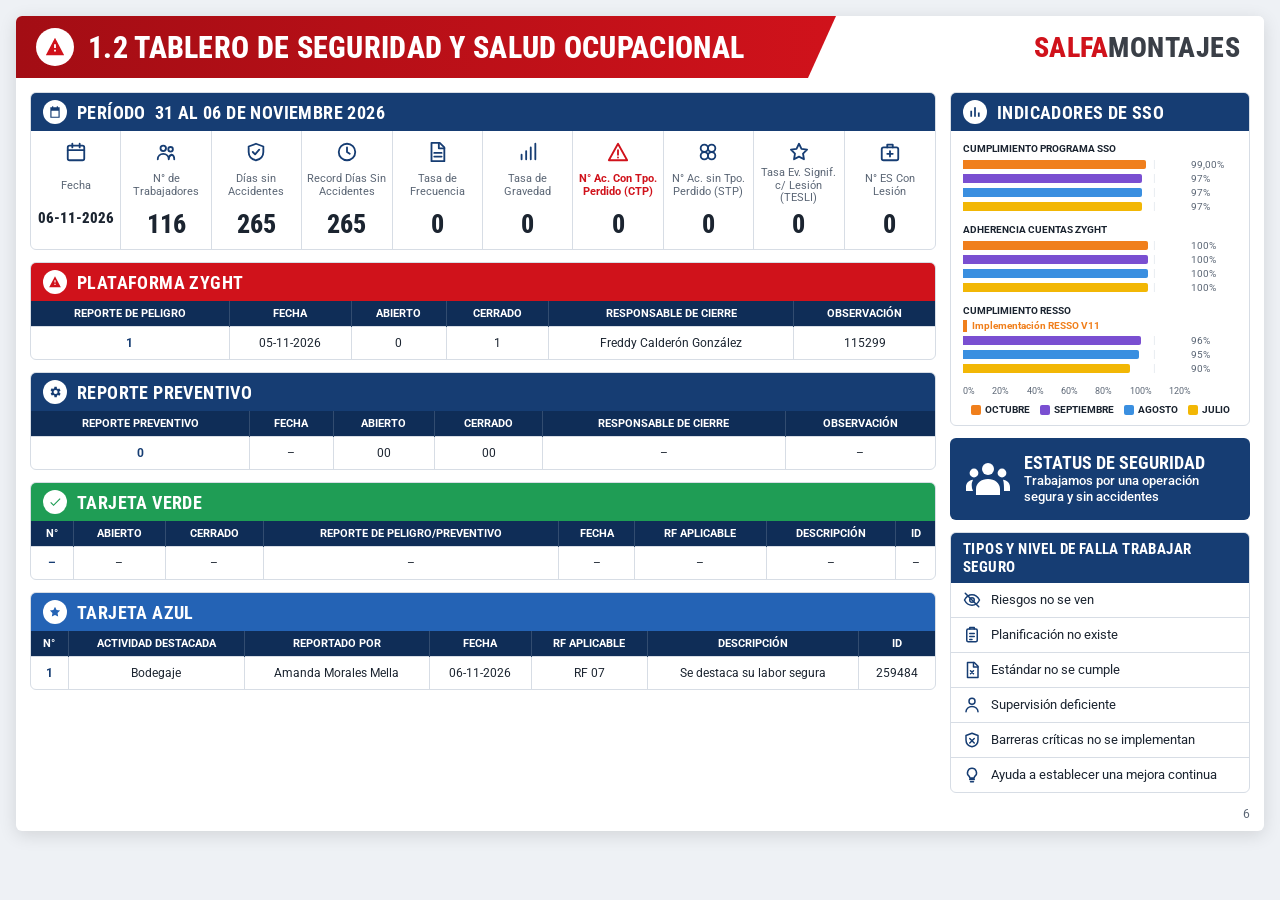
<file: tablero-sso.html>
<!DOCTYPE html>
<html lang="es">
<head>
<meta charset="UTF-8">
<meta name="viewport" content="width=device-width, initial-scale=1.0">
<title>Tablero SSO</title>
<link rel="preconnect" href="https://fonts.googleapis.com">
<link href="https://fonts.googleapis.com/css2?family=Roboto+Condensed:wght@400;700;800&family=Roboto:wght@400;500;700&display=swap" rel="stylesheet">
<style>
  :root{
    --red:#d0121b; --red-dark:#a30d14;
    --navy:#163d73; --navy-dark:#0f2d57;
    --green:#1f9d55; --blue:#2463b5;
    --ink:#1b2430; --muted:#5b6675; --line:#d7dde5; --bg:#eef1f5; --card:#fff;
    --c-oct:#f07f1c; --c-sep:#7a4fd1; --c-ago:#3a8fe0; --c-jul:#f2b705;
  }
  *{box-sizing:border-box;margin:0;padding:0}
  body{background:var(--bg);font-family:Roboto,Arial,sans-serif;color:var(--ink);padding:16px}
  .slide{max-width:1280px;margin:0 auto;background:var(--card);border-radius:6px;box-shadow:0 4px 18px rgba(0,0,0,.12);overflow:hidden}
  .cond{font-family:"Roboto Condensed",Arial Narrow,sans-serif}

  /* Header */
  header{display:flex;align-items:center;justify-content:space-between;gap:16px;padding:0 24px 0 0;background:#fff}
  .title{display:flex;align-items:center;gap:14px;background:linear-gradient(90deg,var(--red-dark),var(--red));color:#fff;padding:12px 48px 12px 20px;clip-path:polygon(0 0,100% 0,calc(100% - 28px) 100%,0 100%);flex:1;max-width:820px}
  .title .ico{width:38px;height:38px;border-radius:50%;background:#fff;display:grid;place-items:center;flex:none}
  .title .ico svg{width:22px;height:22px;fill:var(--red)}
  .title h1{font-size:clamp(18px,2.6vw,30px);font-weight:800;letter-spacing:.3px;text-transform:uppercase}
  .brand{font-family:"Roboto Condensed",sans-serif;font-weight:800;font-size:clamp(18px,2.4vw,28px);letter-spacing:.5px;white-space:nowrap}
  .brand .a{color:var(--red)} .brand .b{color:#3a3f47}

  .grid{display:grid;grid-template-columns:1fr 300px;gap:14px;padding:14px}
  .col{display:flex;flex-direction:column;gap:12px;min-width:0}

  /* Section bars */
  .card{border:1px solid var(--line);border-radius:6px;overflow:hidden;background:#fff}
  .bar{display:flex;align-items:center;gap:10px;color:#fff;padding:7px 12px;font-family:"Roboto Condensed",sans-serif;font-weight:700;font-size:18px;text-transform:uppercase;letter-spacing:.4px}
  .bar .b-ico{width:24px;height:24px;border-radius:50%;background:#fff;display:grid;place-items:center;flex:none}
  .bar .b-ico svg{width:14px;height:14px}
  .bar.navy{background:var(--navy)} .bar.navy .b-ico svg{fill:var(--navy)}
  .bar.red{background:var(--red)} .bar.red .b-ico svg{fill:var(--red)}
  .bar.green{background:var(--green)} .bar.green .b-ico svg{fill:var(--green)}
  .bar.blue{background:var(--blue)} .bar.blue .b-ico svg{fill:var(--blue)}
  .bar .count{margin-left:auto;background:rgba(255,255,255,.2);border-radius:10px;padding:1px 10px;font-size:13px}

  /* KPIs */
  .kpis{display:grid;grid-template-columns:repeat(10,1fr)}
  .kpi{display:flex;flex-direction:column;align-items:center;text-align:center;padding:10px 4px;border-right:1px solid var(--line);gap:4px}
  .kpi:last-child{border-right:0}
  .kpi svg{width:22px;height:22px;fill:none;stroke:var(--navy);stroke-width:2;stroke-linecap:round;stroke-linejoin:round}
  .kpi .lbl{font-size:10.5px;color:var(--muted);line-height:1.2;min-height:38px;display:flex;align-items:center}
  .kpi .val{font-family:"Roboto Condensed",sans-serif;font-weight:800;font-size:26px;color:var(--ink)}
  .kpi .val.sm{font-size:15px}
  .kpi.alert svg{stroke:var(--red)} .kpi.alert .lbl{color:var(--red);font-weight:700}

  /* Tables */
  .tbl-wrap{overflow-x:auto}
  table{width:100%;border-collapse:collapse;font-size:12px}
  th{background:var(--navy-dark);color:#fff;font-weight:700;font-size:10.5px;text-transform:uppercase;padding:6px 8px;text-align:center;border-right:1px solid rgba(255,255,255,.15)}
  td{padding:9px 8px;text-align:center;border-right:1px solid var(--line);border-top:1px solid var(--line)}
  th:last-child,td:last-child{border-right:0}
  td.hl{font-weight:700;color:var(--navy)}

  /* Side */
  .chart{padding:12px 12px 10px}
  .grp{margin-bottom:12px}
  .grp-name{font-size:10px;font-weight:700;text-transform:uppercase;color:var(--ink);margin-bottom:4px}
  .row{display:grid;grid-template-columns:1fr 46px;align-items:center;gap:6px;height:12px;margin-bottom:2px}
  .track{position:relative;height:9px;background:linear-gradient(90deg,transparent calc(20% - 1px),#e8ecf1 calc(20% - 1px),#e8ecf1 20%,transparent 20%) 0 0/ 16.666% 100%}
  .fill{height:100%;border-radius:0 2px 2px 0}
  .pct{font-size:10px;color:var(--muted)}
  .note{font-size:10px;font-weight:700;color:var(--c-oct);border-left:4px solid;padding-left:5px;line-height:12px;white-space:nowrap}
  .axis{display:flex;justify-content:space-between;font-size:9px;color:var(--muted);margin:4px 46px 8px 0}
  .legend{display:flex;flex-wrap:wrap;gap:10px;justify-content:center;font-size:10px;font-weight:700}
  .legend span{display:flex;align-items:center;gap:4px}
  .legend i{width:10px;height:10px;display:inline-block;border-radius:2px}

  .status{background:var(--navy);color:#fff;border-radius:6px;padding:14px;display:flex;gap:12px;align-items:center}
  .status svg{width:48px;height:48px;fill:#fff;flex:none}
  .status h3{font-family:"Roboto Condensed",sans-serif;font-size:18px;text-transform:uppercase}
  .status p{font-size:12.5px;font-weight:500;line-height:1.3}

  .fails li{list-style:none;display:flex;align-items:center;gap:10px;padding:8px 12px;font-size:12.5px;border-top:1px solid var(--line)}
  .fails li:first-child{border-top:0}
  .fails svg{width:18px;height:18px;fill:none;stroke:var(--navy);stroke-width:2;stroke-linecap:round;stroke-linejoin:round;flex:none}

  .page{display:flex;justify-content:flex-end;padding:0 14px 10px;font-size:12px;color:var(--muted)}

  @media (max-width:1000px){
    .grid{grid-template-columns:1fr}
    .kpis{grid-template-columns:repeat(5,1fr)}
    .kpi:nth-child(5){border-right:0}
    .kpi:nth-child(-n+5){border-bottom:1px solid var(--line)}
  }
  @media (max-width:560px){
    body{padding:0}
    .slide{border-radius:0}
    .kpis{grid-template-columns:repeat(2,1fr)}
    .kpi{border-bottom:1px solid var(--line)}
    .kpi:nth-child(odd){border-right:1px solid var(--line)}
    .kpi:nth-child(even){border-right:0}
    header{flex-direction:column;align-items:flex-start;padding:0 0 10px}
    .brand{padding-left:16px}
    .grid{padding:10px}
  }
  @media print{body{background:#fff;padding:0}.slide{box-shadow:none}}
</style>
</head>
<body>
<div class="slide">

  <header>
    <div class="title">
      <span class="ico"><svg viewBox="0 0 24 24"><path d="M12 2 2 21h20L12 2zm1 15h-2v-2h2v2zm0-4h-2V9h2v4z"/></svg></span>
      <h1 class="cond">1.2 Tablero de Seguridad y Salud Ocupacional</h1>
    </div>
    <div class="brand"><span class="a">SALFA</span><span class="b">MONTAJES</span></div>
  </header>

  <div class="grid">
    <div class="col">

      <!-- PERÍODO -->
      <section class="card">
        <div class="bar navy">
          <span class="b-ico"><svg viewBox="0 0 24 24"><path d="M7 2h2v2h6V2h2v2h3v18H4V4h3V2zm-1 8v10h12V10H6z"/></svg></span>
          Período&nbsp; 31 al 06 de Noviembre 2026
        </div>
        <div class="kpis">
          <div class="kpi"><svg viewBox="0 0 24 24"><rect x="3" y="5" width="18" height="16" rx="2"/><path d="M3 10h18M8 3v4M16 3v4"/></svg><div class="lbl">Fecha</div><div class="val sm">06-11-2026</div></div>
          <div class="kpi"><svg viewBox="0 0 24 24"><circle cx="9" cy="8" r="3"/><circle cx="17" cy="9" r="2.5"/><path d="M3 20c0-3.5 2.7-6 6-6s6 2.5 6 6M15 20c0-2.5 1-4.5 3-5 2 .3 3 2.3 3 5"/></svg><div class="lbl">N° de Trabajadores</div><div class="val">116</div></div>
          <div class="kpi"><svg viewBox="0 0 24 24"><path d="M12 3 4 6v6c0 5 3.5 8 8 9 4.5-1 8-4 8-9V6l-8-3z"/><path d="m8.5 12 2.5 2.5 4.5-5"/></svg><div class="lbl">Días sin Accidentes</div><div class="val">265</div></div>
          <div class="kpi"><svg viewBox="0 0 24 24"><circle cx="12" cy="12" r="9"/><path d="M12 7v5l3 2"/></svg><div class="lbl">Record Días Sin Accidentes</div><div class="val">265</div></div>
          <div class="kpi"><svg viewBox="0 0 24 24"><path d="M6 2h9l5 5v15H6z"/><path d="M14 2v6h6M9 13h8M9 17h8"/></svg><div class="lbl">Tasa de Frecuencia</div><div class="val">0</div></div>
          <div class="kpi"><svg viewBox="0 0 24 24"><path d="M5 20v-5M10 20v-9M15 20V7M20 20V3"/></svg><div class="lbl">Tasa de Gravedad</div><div class="val">0</div></div>
          <div class="kpi alert"><svg viewBox="0 0 24 24"><path d="M12 3 2 21h20L12 3z"/><path d="M12 10v5M12 18h.01"/></svg><div class="lbl">N° Ac. Con Tpo. Perdido (CTP)</div><div class="val">0</div></div>
          <div class="kpi"><svg viewBox="0 0 24 24"><circle cx="8" cy="8" r="4"/><circle cx="16" cy="8" r="4"/><circle cx="8" cy="16" r="4"/><circle cx="16" cy="16" r="4"/></svg><div class="lbl">N° Ac. sin Tpo. Perdido (STP)</div><div class="val">0</div></div>
          <div class="kpi"><svg viewBox="0 0 24 24"><path d="m12 3 2.7 5.6 6.1.9-4.4 4.3 1 6.1L12 17l-5.4 2.9 1-6.1-4.4-4.3 6.1-.9z"/></svg><div class="lbl">Tasa Ev. Signif. c/ Lesión (TESLI)</div><div class="val">0</div></div>
          <div class="kpi"><svg viewBox="0 0 24 24"><rect x="3" y="7" width="18" height="14" rx="2"/><path d="M9 7V4h6v3M12 11v6M9 14h6"/></svg><div class="lbl">N° ES Con Lesión</div><div class="val">0</div></div>
        </div>
      </section>

      <!-- PLATAFORMA ZYGHT -->
      <section class="card">
        <div class="bar red">
          <span class="b-ico"><svg viewBox="0 0 24 24"><path d="M12 2 2 21h20L12 2zm1 15h-2v-2h2v2zm0-4h-2V9h2v4z"/></svg></span>
          Plataforma Zyght
        </div>
        <div class="tbl-wrap"><table>
          <thead><tr><th>Reporte de Peligro</th><th>Fecha</th><th>Abierto</th><th>Cerrado</th><th>Responsable de Cierre</th><th>Observación</th></tr></thead>
          <tbody><tr><td class="hl">1</td><td>05-11-2026</td><td>0</td><td>1</td><td>Freddy Calderón González</td><td>115299</td></tr></tbody>
        </table></div>
      </section>

      <!-- REPORTE PREVENTIVO -->
      <section class="card">
        <div class="bar navy">
          <span class="b-ico"><svg viewBox="0 0 24 24"><path d="M19.4 13a7.5 7.5 0 0 0 0-2l2.1-1.6-2-3.5-2.5 1a7.6 7.6 0 0 0-1.7-1L15 3h-4l-.4 2.7a7.6 7.6 0 0 0-1.7 1l-2.5-1-2 3.5L6.6 11a7.5 7.5 0 0 0 0 2l-2.1 1.6 2 3.5 2.5-1a7.6 7.6 0 0 0 1.7 1L11 21h4l.4-2.7a7.6 7.6 0 0 0 1.7-1l2.5 1 2-3.5L19.4 13zM13 15.5a3.5 3.5 0 1 1 0-7 3.5 3.5 0 0 1 0 7z"/></svg></span>
          Reporte Preventivo
        </div>
        <div class="tbl-wrap"><table>
          <thead><tr><th>Reporte Preventivo</th><th>Fecha</th><th>Abierto</th><th>Cerrado</th><th>Responsable de Cierre</th><th>Observación</th></tr></thead>
          <tbody><tr><td class="hl">0</td><td>–</td><td>00</td><td>00</td><td>–</td><td>–</td></tr></tbody>
        </table></div>
      </section>

      <!-- TARJETA VERDE -->
      <section class="card">
        <div class="bar green">
          <span class="b-ico"><svg viewBox="0 0 24 24"><path d="M9.5 16.2 5.3 12l-1.4 1.4 5.6 5.6 12-12-1.4-1.4z"/></svg></span>
          Tarjeta Verde
        </div>
        <div class="tbl-wrap"><table>
          <thead><tr><th>N°</th><th>Abierto</th><th>Cerrado</th><th>Reporte de Peligro/Preventivo</th><th>Fecha</th><th>RF Aplicable</th><th>Descripción</th><th>ID</th></tr></thead>
          <tbody><tr><td class="hl">–</td><td>–</td><td>–</td><td>–</td><td>–</td><td>–</td><td>–</td><td>–</td></tr></tbody>
        </table></div>
      </section>

      <!-- TARJETA AZUL -->
      <section class="card">
        <div class="bar blue">
          <span class="b-ico"><svg viewBox="0 0 24 24"><path d="m12 3 2.7 5.6 6.1.9-4.4 4.3 1 6.1L12 17l-5.4 2.9 1-6.1-4.4-4.3 6.1-.9z"/></svg></span>
          Tarjeta Azul
        </div>
        <div class="tbl-wrap"><table>
          <thead><tr><th>N°</th><th>Actividad Destacada</th><th>Reportado por</th><th>Fecha</th><th>RF Aplicable</th><th>Descripción</th><th>ID</th></tr></thead>
          <tbody><tr><td class="hl">1</td><td>Bodegaje</td><td>Amanda Morales Mella</td><td>06-11-2026</td><td>RF 07</td><td>Se destaca su labor segura</td><td>259484</td></tr></tbody>
        </table></div>
      </section>
    </div>

    <!-- SIDE -->
    <aside class="col">
      <section class="card">
        <div class="bar navy">
          <span class="b-ico"><svg viewBox="0 0 24 24"><path d="M4 20h3V10H4zm6.5 0h3V4h-3zM17 20h3v-7h-3z"/></svg></span>
          Indicadores de SSO
        </div>
        <div class="chart" id="chart"></div>
      </section>

      <div class="status">
        <svg viewBox="0 0 24 24"><circle cx="12" cy="7" r="3"/><circle cx="5" cy="9" r="2.2"/><circle cx="19" cy="9" r="2.2"/><path d="M6 20v-3c0-3 2.7-5 6-5s6 2 6 5v3zM1 18v-2c0-2 1.5-3.4 3.5-3.6A6.5 6.5 0 0 0 4.5 18zm22 0v-2c0-2-1.5-3.4-3.5-3.6.5 1.4.5 3.6.5 5.6z"/></svg>
        <div><h3>Estatus de Seguridad</h3><p>Trabajamos por una operación segura y sin accidentes</p></div>
      </div>

      <section class="card">
        <div class="bar navy" style="font-size:15px">Tipos y Nivel de Falla Trabajar Seguro</div>
        <ul class="fails">
          <li><svg viewBox="0 0 24 24"><path d="M2 12s3.5-7 10-7 10 7 10 7-3.5 7-10 7S2 12 2 12z"/><circle cx="12" cy="12" r="3"/><path d="M3 3l18 18"/></svg>Riesgos no se ven</li>
          <li><svg viewBox="0 0 24 24"><rect x="5" y="4" width="14" height="17" rx="2"/><path d="M9 4V2h6v2M9 10h6M9 14h6M9 18h3"/></svg>Planificación no existe</li>
          <li><svg viewBox="0 0 24 24"><path d="M6 2h9l5 5v15H6z"/><path d="M14 2v6h6M10 13l4 4M14 13l-4 4"/></svg>Estándar no se cumple</li>
          <li><svg viewBox="0 0 24 24"><circle cx="12" cy="7" r="4"/><path d="M4 21c0-4 3.6-7 8-7s8 3 8 7"/></svg>Supervisión deficiente</li>
          <li><svg viewBox="0 0 24 24"><path d="M12 3 4 6v6c0 5 3.5 8 8 9 4.5-1 8-4 8-9V6l-8-3z"/><path d="M9 10l6 6M15 10l-6 6"/></svg>Barreras críticas no se implementan</li>
          <li><svg viewBox="0 0 24 24"><path d="M9 18h6M10 21h4M12 3a6 6 0 0 0-4 10.5c.7.7 1 1.5 1 2.5h6c0-1 .3-1.8 1-2.5A6 6 0 0 0 12 3z"/></svg>Ayuda a establecer una mejora continua</li>
        </ul>
      </section>
    </aside>
  </div>
  <div class="page">6</div>
</div>

<script>
  // Datos del gráfico "Indicadores de SSO" (eje 0–120%)
  const months = [
    {name:'Octubre',   color:'var(--c-oct)'},
    {name:'Septiembre',color:'var(--c-sep)'},
    {name:'Agosto',    color:'var(--c-ago)'},
    {name:'Julio',     color:'var(--c-jul)'}
  ];
  const groups = [
    {name:'Cumplimiento Programa SSO', vals:[99, 97, 97, 97],    labels:['99,00%','97%','97%','97%']},
    {name:'Adherencia Cuentas Zyght',  vals:[100,100,100,100],   labels:['100%','100%','100%','100%']},
    {name:'Cumplimiento RESSO',        vals:[0, 96, 95, 90],     labels:['0%','96%','95%','90%'],
     notes:['Implementación RESSO V11']}
  ];
  const max = 120;
  let html = '';
  groups.forEach(g => {
    html += `<div class="grp"><div class="grp-name">${g.name}</div>`;
    g.vals.forEach((v,i) => {
      const note = g.notes && g.notes[i];
      if (note) {
        html += `<div class="row"><div class="note" style="border-left-color:${months[i].color}">${note}</div><span class="pct"></span></div>`;
        return;
      }
      html += `<div class="row"><div class="track"><div class="fill" style="width:${v/max*100}%;background:${months[i].color}"></div></div><span class="pct">${g.labels[i]}</span></div>`;
    });
    html += `</div>`;
  });
  html += `<div class="axis">${[0,20,40,60,80,100,120].map(n=>`<span>${n}%</span>`).join('')}</div>`;
  html += `<div class="legend">${months.map(m=>`<span><i style="background:${m.color}"></i>${m.name.toUpperCase()}</span>`).join('')}</div>`;
  document.getElementById('chart').innerHTML = html;
</script>
</body>
</html>
</file>
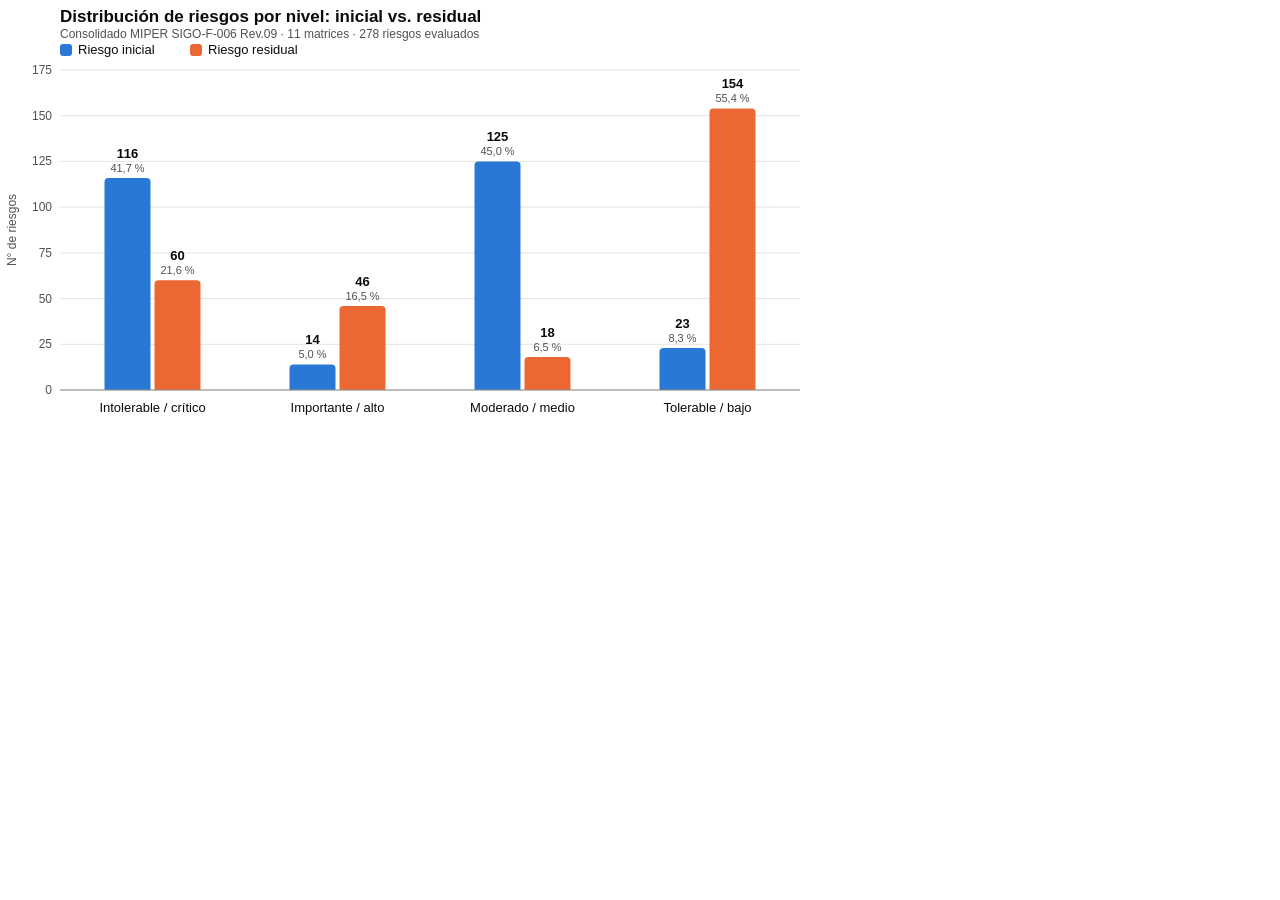
<file: consolidado-miper/grafico_niveles.html>
<!doctype html><html><head><meta charset="utf-8"><style>
body{margin:0;background:#fff} svg{font-family:Arial,Liberation Sans,sans-serif}
.t{font-size:17px;font-weight:bold;fill:#0b0b0b} .st{font-size:12px;fill:#52514e}
.ax{font-size:12px;fill:#52514e} .cat{font-size:13px;fill:#0b0b0b} .lg{font-size:13px;fill:#0b0b0b}
.v{font-size:13px;font-weight:bold;fill:#0b0b0b} .p{font-size:11px;fill:#52514e}
</style></head><body><svg id="c" width="820" height="425" viewBox="0 0 820 425" xmlns="http://www.w3.org/2000/svg">
<rect width="820" height="425" fill="#ffffff"/>
<text x="60" y="22" class="t">Distribución de riesgos por nivel: inicial vs. residual</text>
<text x="60" y="38" class="st">Consolidado MIPER SIGO-F-006 Rev.09 · 11 matrices · 278 riesgos evaluados</text>
<g transform="translate(60,44)"><rect width="12" height="12" rx="3" fill="#2a78d6"/><text x="18" y="10" class="lg">Riesgo inicial</text>
<rect x="130" width="12" height="12" rx="3" fill="#eb6834"/><text x="148" y="10" class="lg">Riesgo residual</text></g><line x1="60" x2="800" y1="390.0" y2="390.0" stroke="#e4e3df" stroke-width="1"/><text x="52" y="394.0" text-anchor="end" class="ax">0</text><line x1="60" x2="800" y1="344.3" y2="344.3" stroke="#e4e3df" stroke-width="1"/><text x="52" y="348.3" text-anchor="end" class="ax">25</text><line x1="60" x2="800" y1="298.6" y2="298.6" stroke="#e4e3df" stroke-width="1"/><text x="52" y="302.6" text-anchor="end" class="ax">50</text><line x1="60" x2="800" y1="252.9" y2="252.9" stroke="#e4e3df" stroke-width="1"/><text x="52" y="256.9" text-anchor="end" class="ax">75</text><line x1="60" x2="800" y1="207.1" y2="207.1" stroke="#e4e3df" stroke-width="1"/><text x="52" y="211.1" text-anchor="end" class="ax">100</text><line x1="60" x2="800" y1="161.4" y2="161.4" stroke="#e4e3df" stroke-width="1"/><text x="52" y="165.4" text-anchor="end" class="ax">125</text><line x1="60" x2="800" y1="115.7" y2="115.7" stroke="#e4e3df" stroke-width="1"/><text x="52" y="119.7" text-anchor="end" class="ax">150</text><line x1="60" x2="800" y1="70.0" y2="70.0" stroke="#e4e3df" stroke-width="1"/><text x="52" y="74.0" text-anchor="end" class="ax">175</text><path d="M104.5,390 V181.8857142857143 Q104.5,177.8857142857143 108.5,177.8857142857143 H146.5 Q150.5,177.8857142857143 150.5,181.8857142857143 V390 Z" fill="#2a78d6"/><text x="127.5" y="157.8857142857143" text-anchor="middle" class="v">116</text><text x="127.5" y="171.8857142857143" text-anchor="middle" class="p">41,7 %</text><path d="M154.5,390 V284.2857142857143 Q154.5,280.2857142857143 158.5,280.2857142857143 H196.5 Q200.5,280.2857142857143 200.5,284.2857142857143 V390 Z" fill="#eb6834"/><text x="177.5" y="260.2857142857143" text-anchor="middle" class="v">60</text><text x="177.5" y="274.2857142857143" text-anchor="middle" class="p">21,6 %</text><text x="152.5" y="412" text-anchor="middle" class="cat">Intolerable / crítico</text><path d="M289.5,390 V368.4 Q289.5,364.4 293.5,364.4 H331.5 Q335.5,364.4 335.5,368.4 V390 Z" fill="#2a78d6"/><text x="312.5" y="344.4" text-anchor="middle" class="v">14</text><text x="312.5" y="358.4" text-anchor="middle" class="p">5,0 %</text><path d="M339.5,390 V309.8857142857143 Q339.5,305.8857142857143 343.5,305.8857142857143 H381.5 Q385.5,305.8857142857143 385.5,309.8857142857143 V390 Z" fill="#eb6834"/><text x="362.5" y="285.8857142857143" text-anchor="middle" class="v">46</text><text x="362.5" y="299.8857142857143" text-anchor="middle" class="p">16,5 %</text><text x="337.5" y="412" text-anchor="middle" class="cat">Importante / alto</text><path d="M474.5,390 V165.42857142857142 Q474.5,161.42857142857142 478.5,161.42857142857142 H516.5 Q520.5,161.42857142857142 520.5,165.42857142857142 V390 Z" fill="#2a78d6"/><text x="497.5" y="141.42857142857142" text-anchor="middle" class="v">125</text><text x="497.5" y="155.42857142857142" text-anchor="middle" class="p">45,0 %</text><path d="M524.5,390 V361.0857142857143 Q524.5,357.0857142857143 528.5,357.0857142857143 H566.5 Q570.5,357.0857142857143 570.5,361.0857142857143 V390 Z" fill="#eb6834"/><text x="547.5" y="337.0857142857143" text-anchor="middle" class="v">18</text><text x="547.5" y="351.0857142857143" text-anchor="middle" class="p">6,5 %</text><text x="522.5" y="412" text-anchor="middle" class="cat">Moderado / medio</text><path d="M659.5,390 V351.9428571428571 Q659.5,347.9428571428571 663.5,347.9428571428571 H701.5 Q705.5,347.9428571428571 705.5,351.9428571428571 V390 Z" fill="#2a78d6"/><text x="682.5" y="327.9428571428571" text-anchor="middle" class="v">23</text><text x="682.5" y="341.9428571428571" text-anchor="middle" class="p">8,3 %</text><path d="M709.5,390 V112.39999999999998 Q709.5,108.39999999999998 713.5,108.39999999999998 H751.5 Q755.5,108.39999999999998 755.5,112.39999999999998 V390 Z" fill="#eb6834"/><text x="732.5" y="88.39999999999998" text-anchor="middle" class="v">154</text><text x="732.5" y="102.39999999999998" text-anchor="middle" class="p">55,4 %</text><text x="707.5" y="412" text-anchor="middle" class="cat">Tolerable / bajo</text><line x1="60" x2="800" y1="390" y2="390" stroke="#8a8984" stroke-width="1"/><text transform="translate(16,230.0) rotate(-90)" text-anchor="middle" class="ax">N° de riesgos</text></svg></body></html>
</file>
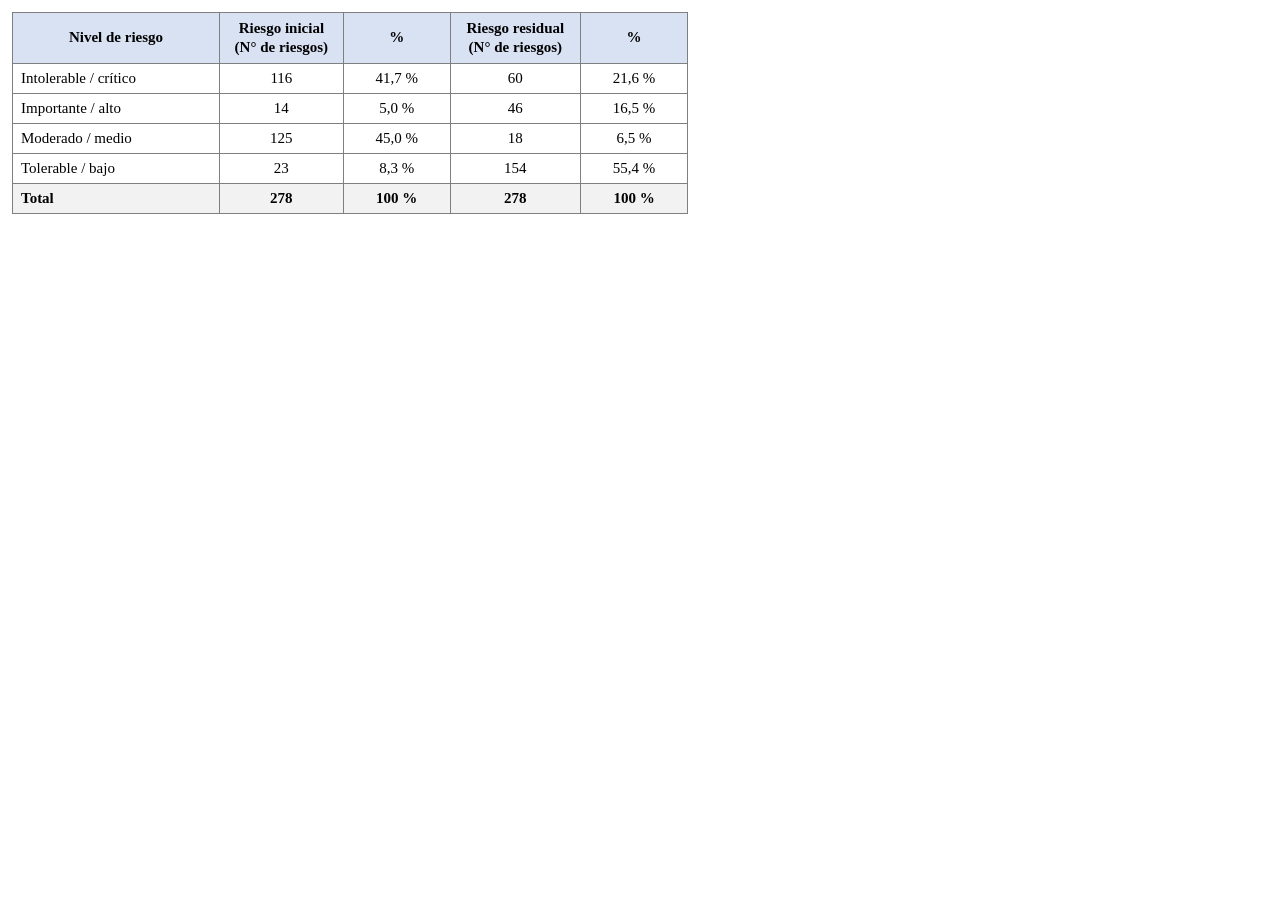
<file: consolidado-miper/tabla_niveles.html>
<!doctype html><html><head><meta charset="utf-8"><style>
body{margin:0;padding:12px;background:#fff;font-family:"Times New Roman",Liberation Serif,serif;font-size:15px;color:#000}
table{border-collapse:collapse;width:676px}
td,th{border:1px solid #7f7f7f;padding:6px 8px}
th{background:#d9e2f3;font-weight:bold;text-align:center;line-height:1.25}
td{text-align:center}td:first-child{text-align:left}
tr.t td{background:#f2f2f2;font-weight:bold}
</style></head><body><table>
<tr><th style="width:190px">Nivel de riesgo</th><th>Riesgo inicial (N° de riesgos)</th><th style="width:90px">%</th><th>Riesgo residual (N° de riesgos)</th><th style="width:90px">%</th></tr>
<tr><td>Intolerable / crítico</td><td>116</td><td>41,7 %</td><td>60</td><td>21,6 %</td></tr>
<tr><td>Importante / alto</td><td>14</td><td>5,0 %</td><td>46</td><td>16,5 %</td></tr>
<tr><td>Moderado / medio</td><td>125</td><td>45,0 %</td><td>18</td><td>6,5 %</td></tr>
<tr><td>Tolerable / bajo</td><td>23</td><td>8,3 %</td><td>154</td><td>55,4 %</td></tr>
<tr class="t"><td>Total</td><td>278</td><td>100 %</td><td>278</td><td>100 %</td></tr>
</table></body></html>
</file>
<file: control-operacional/styles.css>
:root {
  --bg: #0f172a;
  --surface: #1e293b;
  --surface-2: #0b1222;
  --border: #334155;
  --text: #f1f5f9;
  --muted: #94a3b8;
  --accent: #f59e0b;
  --accent-ink: #111827;
  --ok: #10b981;
  --bad: #ef4444;
  --warn: #f59e0b;
  --info: #38bdf8;
  --radius: 12px;
}

* { box-sizing: border-box; }
html, body { margin: 0; }
body {
  background: var(--bg);
  color: var(--text);
  font: 15px/1.45 system-ui, -apple-system, "Segoe UI", Roboto, sans-serif;
  padding-bottom: calc(76px + env(safe-area-inset-bottom));
}
h1, h2, h3 { margin: 0; line-height: 1.2; }
a { color: var(--accent); }
[hidden] { display: none !important; }

.container { max-width: 720px; margin: 0 auto; padding: 16px; display: grid; gap: 16px; }

/* Barra superior */
.topbar { position: sticky; top: 0; z-index: 20; background: var(--surface); border-bottom: 1px solid var(--border); }
.topbar-inner { max-width: 720px; margin: 0 auto; padding: 12px 16px; display: flex; justify-content: space-between; align-items: center; gap: 12px; }
.topbar h1 { font-size: 17px; color: var(--accent); letter-spacing: .02em; }
.sub { margin: 2px 0 0; font-size: 12px; color: var(--muted); }

.pill { display: inline-flex; align-items: center; gap: 6px; padding: 4px 10px; border-radius: 999px; font-size: 11px; font-weight: 700; border: 1px solid; white-space: nowrap; }
.pill .dot { width: 8px; height: 8px; border-radius: 50%; background: currentColor; }
.pill-ok { color: var(--ok); background: rgb(16 185 129 / .15); border-color: rgb(16 185 129 / .35); }
.pill-bad { color: var(--bad); background: rgb(239 68 68 / .15); border-color: rgb(239 68 68 / .35); }

/* Navegación inferior */
.tabbar { position: fixed; bottom: 0; left: 0; right: 0; z-index: 20; display: grid; grid-template-columns: repeat(5, 1fr); background: var(--surface); border-top: 1px solid var(--border); padding-bottom: env(safe-area-inset-bottom); }
.tabbar a { display: flex; flex-direction: column; align-items: center; gap: 2px; padding: 8px 2px; font-size: 11px; color: var(--muted); text-decoration: none; }
.tabbar a span { font-size: 20px; }
.tabbar a.active { color: var(--accent); }

/* Tarjetas */
.card { background: var(--surface); border: 1px solid var(--border); border-radius: var(--radius); padding: 16px; display: grid; gap: 14px; }
.card-head { display: flex; justify-content: space-between; align-items: center; gap: 8px; flex-wrap: wrap; }
.card h2 { font-size: 17px; color: var(--accent); }
.card h3 { font-size: 14px; }
.hint { font-size: 12px; color: var(--muted); margin: 0; }

.kpis { display: grid; grid-template-columns: repeat(2, 1fr); gap: 12px; }
@media (min-width: 560px) { .kpis { grid-template-columns: repeat(4, 1fr); } }
.kpi { background: var(--surface); border: 1px solid var(--border); border-radius: var(--radius); padding: 12px; }
.kpi .v { font-size: 26px; font-weight: 800; }
.kpi .l { font-size: 12px; color: var(--muted); }

.actions { display: grid; grid-template-columns: 1fr 1fr; gap: 12px; }

/* Formularios */
.grid-2 { display: grid; grid-template-columns: 1fr; gap: 12px; }
@media (min-width: 480px) { .grid-2 { grid-template-columns: 1fr 1fr; } }
label.field { display: grid; gap: 4px; font-size: 12px; font-weight: 600; color: #cbd5e1; }
input, select, textarea {
  width: 100%; font: inherit; color: var(--text); background: var(--surface-2);
  border: 1px solid var(--border); border-radius: 8px; padding: 10px;
}
textarea { min-height: 80px; resize: vertical; }
input:focus, select:focus, textarea:focus { outline: 2px solid var(--accent); outline-offset: 0; border-color: var(--accent); }
input.invalid { border-color: var(--bad); }

.btn { display: inline-flex; align-items: center; justify-content: center; gap: 6px; font: inherit; font-weight: 700; border: 1px solid transparent; border-radius: 10px; padding: 12px 14px; cursor: pointer; text-decoration: none; }
.btn-primary { background: var(--accent); color: var(--accent-ink); }
.btn-ok { background: var(--ok); color: #fff; }
.btn-ghost { background: transparent; color: var(--text); border-color: var(--border); }
.btn-danger { background: transparent; color: var(--bad); border-color: rgb(239 68 68 / .5); }
.btn-sm { padding: 6px 10px; font-size: 13px; border-radius: 8px; }
.btn-block { width: 100%; }
.btn:disabled { opacity: .5; cursor: not-allowed; }
.row { display: flex; gap: 8px; flex-wrap: wrap; align-items: center; }

/* Ítems de checklist */
.check-item { background: var(--surface-2); border: 1px solid var(--border); border-radius: 10px; padding: 12px; display: grid; gap: 10px; }
.check-item p { margin: 0; font-size: 14px; }
.seg { display: grid; grid-template-columns: repeat(3, 1fr); gap: 6px; }
.seg input { position: absolute; opacity: 0; pointer-events: none; }
.seg label { text-align: center; padding: 8px 4px; border: 1px solid var(--border); border-radius: 8px; font-size: 13px; font-weight: 700; cursor: pointer; color: var(--muted); }
.seg input:checked + label.c { background: var(--ok); border-color: var(--ok); color: #fff; }
.seg input:checked + label.nc { background: var(--bad); border-color: var(--bad); color: #fff; }
.seg input:checked + label.na { background: #475569; border-color: #475569; color: #fff; }
.seg input:focus-visible + label { outline: 2px solid var(--accent); }

.progress { height: 8px; background: var(--surface-2); border-radius: 999px; overflow: hidden; }
.progress > div { height: 100%; background: var(--ok); transition: width .2s; }

/* Fotos y firma */
.photos { display: grid; grid-template-columns: repeat(auto-fill, minmax(84px, 1fr)); gap: 8px; }
.photo { position: relative; aspect-ratio: 1; border-radius: 8px; overflow: hidden; border: 1px solid var(--border); }
.photo img { width: 100%; height: 100%; object-fit: cover; display: block; }
.photo button { position: absolute; top: 4px; right: 4px; width: 24px; height: 24px; border-radius: 50%; border: 0; background: rgb(0 0 0 / .7); color: #fff; cursor: pointer; }
.sig-wrap { background: #fff; border-radius: 10px; padding: 4px; }
.sig-wrap canvas { width: 100%; height: 150px; display: block; touch-action: none; }
.sig-img { background: #fff; border-radius: 8px; max-width: 100%; max-height: 140px; }

/* Listado */
.filters { display: grid; grid-template-columns: 1fr 1fr; gap: 8px; }
.filters input { grid-column: 1 / -1; }
.list { display: grid; gap: 10px; }
.list-item { display: grid; gap: 4px; background: var(--surface); border: 1px solid var(--border); border-left-width: 4px; border-radius: 10px; padding: 12px; color: var(--text); text-decoration: none; }
.list-item .t { font-weight: 700; }
.list-item .m { font-size: 12px; color: var(--muted); }
.b-ok { border-left-color: var(--ok); }
.b-bad { border-left-color: var(--bad); }
.b-warn { border-left-color: var(--warn); }
.b-info { border-left-color: var(--info); }

.tag { display: inline-block; font-size: 11px; font-weight: 700; padding: 2px 8px; border-radius: 999px; background: #334155; color: var(--text); }
.tag-ok { background: rgb(16 185 129 / .2); color: #6ee7b7; }
.tag-bad { background: rgb(239 68 68 / .2); color: #fca5a5; }
.tag-warn { background: rgb(245 158 11 / .2); color: #fcd34d; }
.tag-info { background: rgb(56 189 248 / .2); color: #7dd3fc; }

dl.kv { display: grid; grid-template-columns: max-content 1fr; gap: 6px 12px; margin: 0; font-size: 14px; }
dl.kv dt { color: var(--muted); }
dl.kv dd { margin: 0; overflow-wrap: anywhere; }
table.items { width: 100%; border-collapse: collapse; font-size: 13px; }
table.items td { padding: 8px 4px; border-bottom: 1px solid var(--border); vertical-align: top; }
table.items td:last-child { text-align: right; white-space: nowrap; }

.empty { text-align: center; color: var(--muted); padding: 24px; }

.toast { position: fixed; left: 50%; bottom: calc(90px + env(safe-area-inset-bottom)); transform: translateX(-50%); background: #111827; color: #fff; border: 1px solid var(--border); padding: 10px 16px; border-radius: 10px; font-size: 14px; z-index: 50; max-width: calc(100% - 32px); box-shadow: 0 8px 24px rgb(0 0 0 / .4); }

/* Impresión / PDF */
@media print {
  :root { --bg: #fff; --surface: #fff; --surface-2: #fff; --border: #cbd5e1; --text: #0f172a; --muted: #475569; --accent: #0f172a; }
  body { padding: 0; font-size: 12px; }
  .topbar, .tabbar, .toast, .no-print { display: none !important; }
  .card { break-inside: avoid; border-color: #cbd5e1; }
  .tag { border: 1px solid #94a3b8; color: #0f172a !important; background: #fff !important; }
}
</file>
